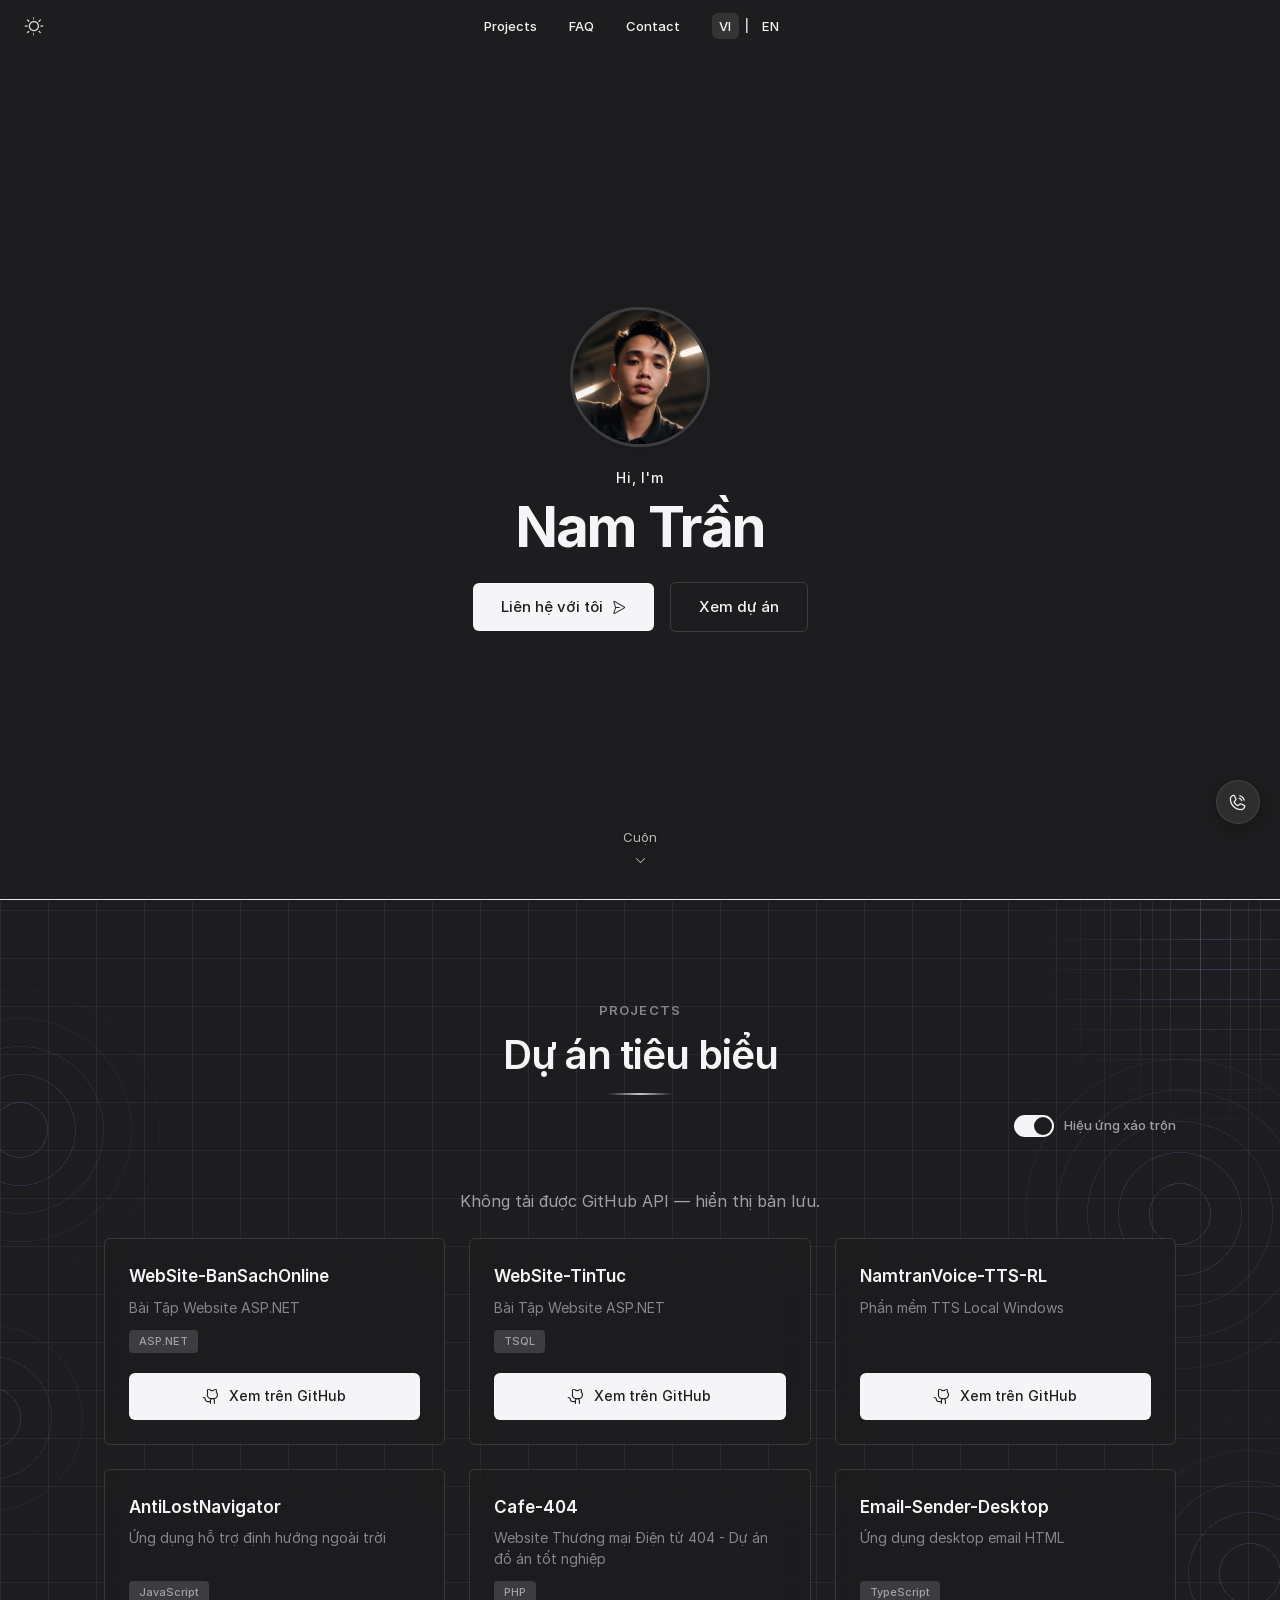
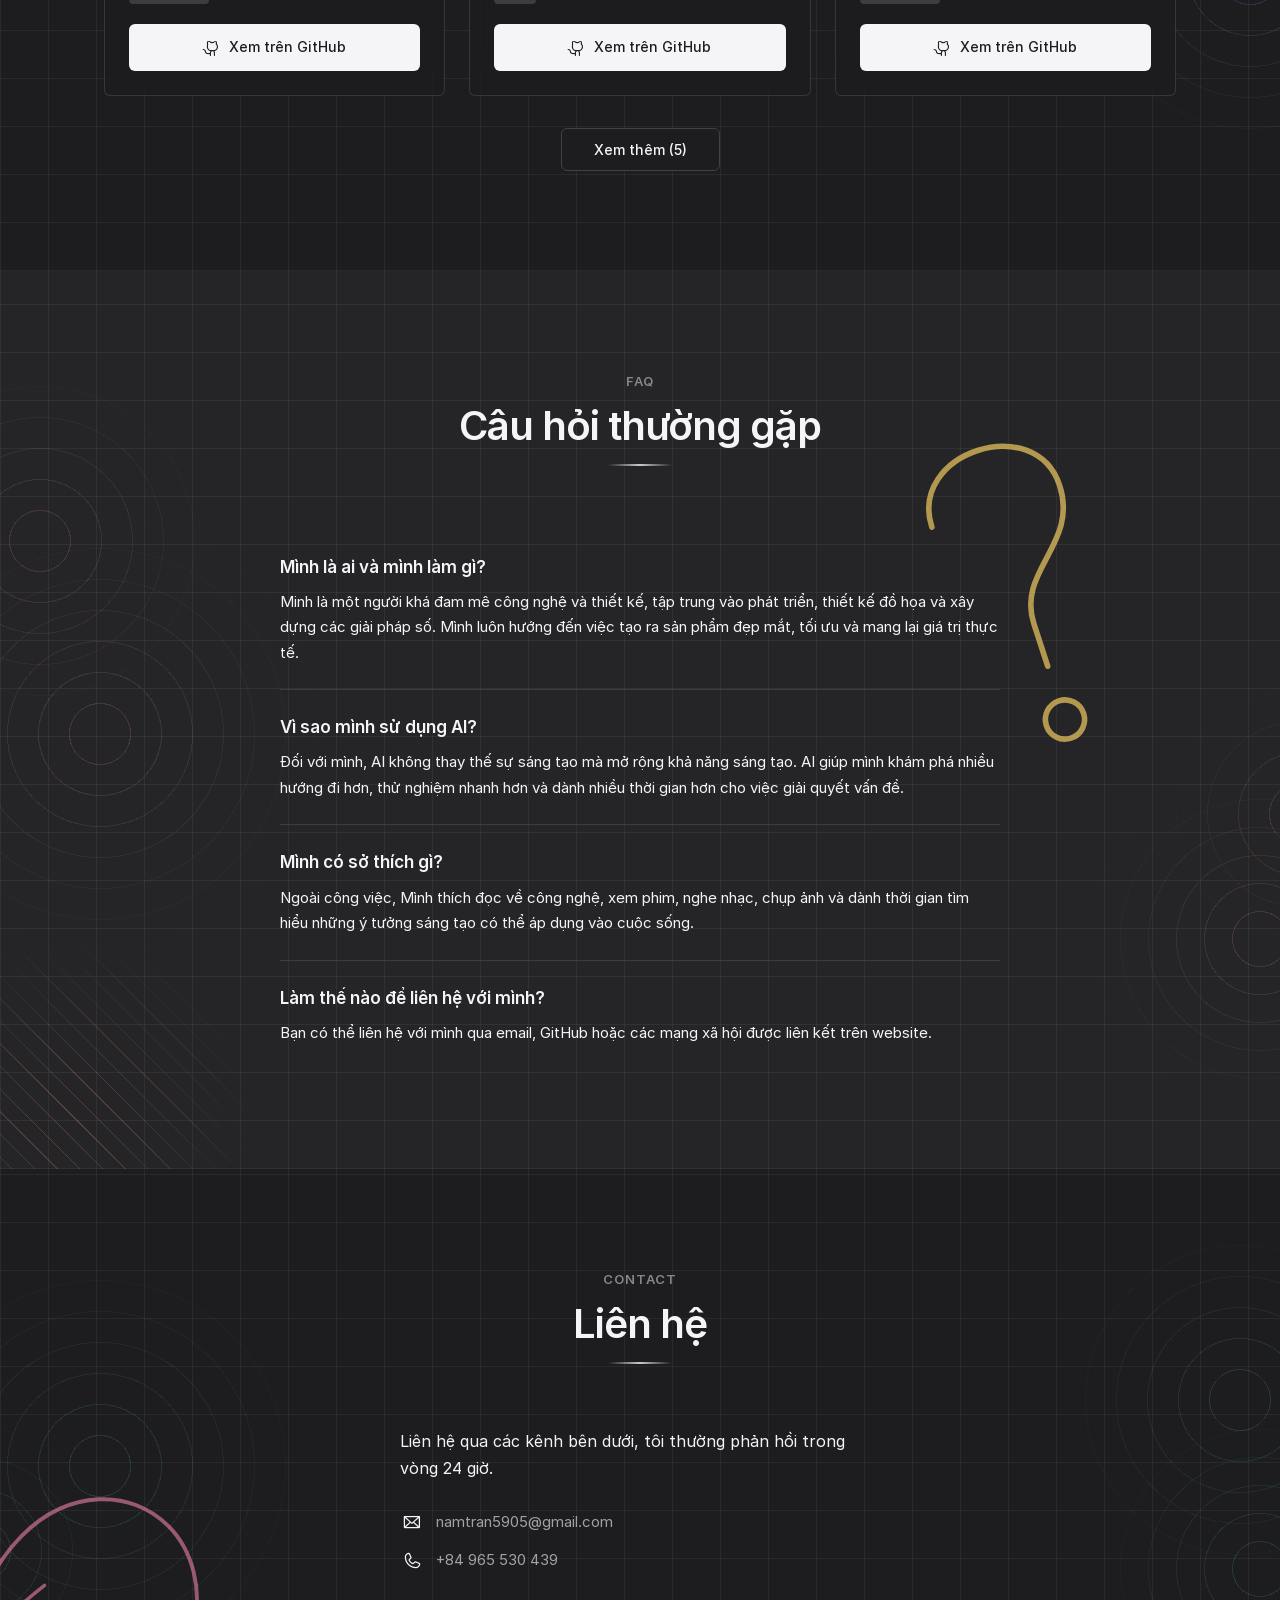
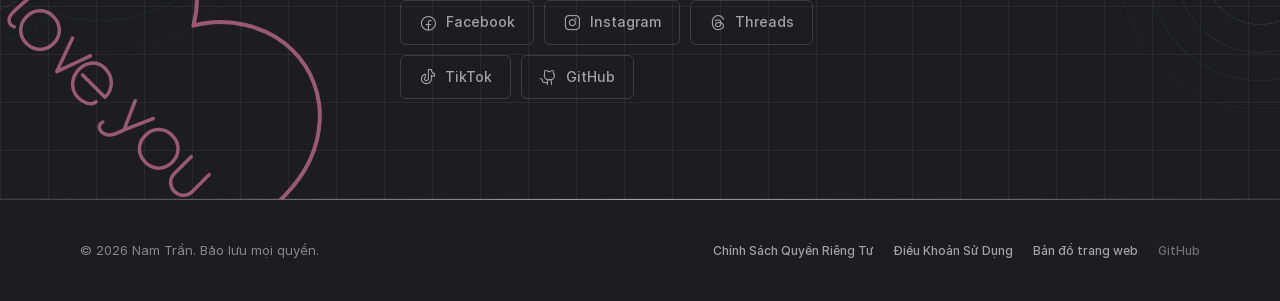
<file: public/index.html>
<!DOCTYPE html>
<html lang="vi">
<head>
    <meta charset="UTF-8" />
    <meta name="viewport" content="width=device-width, initial-scale=1.0" />
    <title>Nam Trần — Personal Website</title>
    <meta name="description" content="Trang cá nhân của Nam Trần." />
    <meta property="og:title" content="Nam Trần — Personal Website" />
    <meta property="og:description" content="Trang cá nhân của Nam Trần." />
    <meta property="og:type" content="website" />
    <link rel="icon" type="image/png" href="assets/favicon.png" />
    <link rel="stylesheet" href="assets/icons/phosphor/style.css" />
    <link rel="stylesheet" href="assets/css/base.css" />
    <link rel="stylesheet" href="assets/css/decor.css" />
    <link rel="stylesheet" href="assets/css/nav.css" />
    <link rel="stylesheet" href="assets/css/hero.css" />
    <link rel="stylesheet" href="assets/css/sections.css" />
    <link rel="stylesheet" href="assets/css/layout.css" />
    <link rel="stylesheet" href="assets/css/components.css" />
    <link rel="stylesheet" href="assets/css/theme.css" />
    <style>
        .projects-note { text-align: center; color: #86868b; padding: 24px 0; }
        html.dark .projects-note { color: #a1a1a6; }
        .lang-block[hidden] { display: none; }
    </style>
    <script src="assets/js/darkmode.js"></script>
</head>
<body data-page="index">
    <nav id="nav">
        <div class="nav-container">
            <div class="nav-links" id="navLinks">
                <a href="#projects" data-i18n="nav_projects">Projects</a>
                <a href="#faq" data-i18n="nav_faq">FAQ</a>
                <a href="#contact" data-i18n="nav_contact">Contact</a>
                <span class="lang-switch" id="langSwitch">
                    <a href="#" data-lang="vi" class="on">VI</a>
                    <span class="sep">|</span>
                    <a href="#" data-lang="en">EN</a>
                </span>
            </div>
            <button class="dark-toggle" onclick="toggleDark()" aria-label="Toggle dark mode">
                <i class="ph ph-moon"></i>
                <i class="ph ph-sun"></i>
            </button>
            <button class="nav-toggle" id="navToggle" aria-label="Menu">
                <i class="ph ph-list-dashes"></i>
            </button>
        </div>
        <div class="nav-overlay" id="navOverlay"></div>
    </nav>

    <section id="hero">
        <video class="hero-video" autoplay muted loop playsinline>
            <source src="assets/video/hero.mp4" type="video/mp4" />
        </video>
        <div class="hero-overlay"></div>
        <div class="hero-content">
            <img src="media/avt.png" alt="Nam Trần" class="hero-avatar" onerror="this.src='media/avt.png'" />
            <p class="hero-greeting" data-i18n="hero_greeting">Hi, I'm</p>
            <h1 class="hero-name">Nam Trần</h1>
            <div class="hero-cta">
                <a href="#contact" class="btn btn-primary">
                    <span data-i18n="hero_contact_me">Liên hệ với tôi</span> <i class="ph ph-paper-plane-right"></i>
                </a>
                <a href="#projects" class="btn btn-outline">
                    <span data-i18n="hero_view_projects">Xem dự án</span>
                </a>
            </div>
        </div>
        <div class="hero-scroll">
            <span data-i18n="hero_scroll">Cuộn</span>
            <i class="ph ph-caret-down"></i>
        </div>
    </section>

    <section id="projects" class="section">
        <div class="deco-rings r1" aria-hidden="true"></div>
        <div class="deco-rings sm r2" aria-hidden="true"></div>
        <div class="deco-rings lg r3" aria-hidden="true"></div>
        <div class="container">
            <div class="section-header fade-in">
                <p class="label" data-i18n="sec_projects_label">Projects</p>
                <h2 data-i18n="sec_projects_title">Dự án tiêu biểu</h2>
            </div>
            <div class="shuffle-toggle on-mobile">
                <label class="shuffle-switch">
                    <input type="checkbox" id="shuffleCheck" checked>
                    <span class="shuffle-slider"></span>
                    <span class="shuffle-label" data-i18n="shuffle_effect">Hiệu ứng xáo trộn</span>
                </label>
            </div>
            <div class="projects-grid" id="projects-grid"></div>
        </div>
    </section>

    <section id="faq" class="section section-alt">
        <div class="deco-rings r1" aria-hidden="true"></div>
        <div class="deco-rings sm r2" aria-hidden="true"></div>
        <div class="deco-rings lg r3" aria-hidden="true"></div>
        <div class="deco-q" aria-hidden="true">
            <svg viewBox="0 0 100 100" preserveAspectRatio="xMidYMid meet">
                <path fill="none" stroke="#ffc94d" stroke-width="1" stroke-linecap="round" stroke-linejoin="round" d="M38 36 C38 22 62 22 62 36 C62 47 50 48 50 58 L50 66"/>
                <circle cx="50" cy="76" r="3.5" fill="none" stroke="#ffc94d" stroke-width="1"/>
            </svg>
        </div>
        <div class="container">
            <div class="section-header fade-in">
                <p class="label" data-i18n="sec_faq_label">FAQ</p>
                <h2 data-i18n="sec_faq_title">Câu hỏi thường gặp</h2>
            </div>
            <div class="faq-list">
                <div class="faq-item fade-in">
                    <div class="faq-question">Mình là ai và mình làm gì?</div>
                    <div class="faq-answer">Minh là một người khá đam mê công nghệ và thiết kế, tập trung vào phát triển, thiết kế đồ họa và xây dựng các giải pháp số. Mình luôn hướng đến việc tạo ra sản phẩm đẹp mắt, tối ưu và mang lại giá trị thực tế.</div>
                </div>
                <div class="faq-item fade-in">
                    <div class="faq-question">Vì sao mình sử dụng AI?</div>
                    <div class="faq-answer">Đối với mình, AI không thay thế sự sáng tạo mà mở rộng khả năng sáng tạo. AI giúp mình khám phá nhiều hướng đi hơn, thử nghiệm nhanh hơn và dành nhiều thời gian hơn cho việc giải quyết vấn đề.</div>
                </div>
                <div class="faq-item fade-in">
                    <div class="faq-question">Mình có sở thích gì?</div>
                    <div class="faq-answer">Ngoài công việc, Mình thích đọc về công nghệ, xem phim, nghe nhạc, chụp ảnh và dành thời gian tìm hiểu những ý tưởng sáng tạo có thể áp dụng vào cuộc sống.</div>
                </div>
                <div class="faq-item fade-in">
                    <div class="faq-question">Làm thế nào để liên hệ với mình?</div>
                    <div class="faq-answer">Bạn có thể liên hệ với mình qua email, GitHub hoặc các mạng xã hội được liên kết trên website.</div>
                </div>
            </div>
        </div>
    </section>

    <section id="contact" class="section">
        <div class="deco-rings r1" aria-hidden="true"></div>
        <div class="deco-rings sm r2" aria-hidden="true"></div>
        <div class="deco-rings lg r3" aria-hidden="true"></div>
        <div class="deco-heart" aria-hidden="true">
            <svg viewBox="0 0 100 100" preserveAspectRatio="xMidYMid meet">
                <path fill="none" stroke="#ff6b9d" stroke-width="0.9" stroke-linecap="round" stroke-linejoin="round" d="M50 92 C36 80 8 60 8 33 C8 18 18 8 30 8 C38 8 46 13 50 20 C54 13 62 8 70 8 C82 8 92 18 92 33 C92 60 64 80 50 92 Z"/>
                <g fill="none" stroke="#ff6b9d" stroke-width="2.2" stroke-linecap="round" stroke-linejoin="round"
                   transform="translate(16 36) scale(0.36)">
                    <path d="M10 4 C10 4 8 22 8 30 C8 35 11 38 15 36"/>
                    <path d="M40 26 C40 33 35 38 28 38 C21 38 16 33 16 26 C16 19 21 14 28 14 C35 14 40 19 40 26 Z"/>
                    <path d="M46 15 L54 37 L62 15"/>
                    <path d="M67 27 L87 27 C87 19 81 14 74 14 C67 14 62 20 63 28 C64 35 70 40 77 39 C82 38 85 36 85 33"/>
                    <path d="M102 15 L110 33 M110 33 L118 15 M110 33 C108 39 106 44 101 44 C98 44 96 42 97 39"/>
                    <path d="M146 26 C146 33 141 38 134 38 C127 38 122 33 122 26 C122 19 127 14 134 14 C141 14 146 19 146 26 Z"/>
                    <path d="M152 15 L152 30 C152 35 156 38 160 38 C164 38 168 35 168 30 L168 15"/>
                </g>
            </svg>
        </div>
        <div class="container">
            <div class="section-header fade-in">
                <p class="label" data-i18n="sec_contact_label">Contact</p>
                <h2 data-i18n="sec_contact_title">Liên hệ</h2>
            </div>
            <div class="contact-grid no-form">
                <div class="contact-info fade-in">
                    <p class="contact-intro" data-i18n="contact_intro">Liên hệ qua các kênh bên dưới, tôi thường phản hồi trong vòng 24 giờ.</p>
                    <div class="contact-links">
                        <div class="contact-item">
                            <i class="ph ph-envelope"></i>
                            <a href="mailto:namtran5905@gmail.com">namtran5905@gmail.com</a>
                        </div>
                        <div class="contact-item">
                            <i class="ph ph-phone"></i>
                            <span>+84 965 530 439</span>
                        </div>
                    </div>
                    <div class="contact-socials">
                        <a href="https://www.facebook.com/Namtran5905/" target="_blank" rel="noopener" class="social-link">
                            <i class="ph ph-facebook-logo"></i>
                            <span>Facebook</span>
                        </a>
                        <a href="https://www.instagram.com/namtran5905/" target="_blank" rel="noopener" class="social-link">
                            <i class="ph ph-instagram-logo"></i>
                            <span>Instagram</span>
                        </a>
                        <a href="https://www.threads.com/@namtran5905" target="_blank" rel="noopener" class="social-link">
                            <i class="ph ph-threads-logo"></i>
                            <span>Threads</span>
                        </a>
                        <a href="https://www.tiktok.com/@namtran5905" target="_blank" rel="noopener" class="social-link">
                            <i class="ph ph-tiktok-logo"></i>
                            <span>TikTok</span>
                        </a>
                        <a href="https://github.com/Namtran592005" target="_blank" rel="noopener" class="social-link">
                            <i class="ph ph-github-logo"></i>
                            <span>GitHub</span>
                        </a>
                    </div>
                </div>
            </div>
        </div>
    </section>

    <a class="call-fab" href="tel:+84965530439" aria-label="Gọi liên hệ" data-i18n-aria="call_fab_aria"><i class="ph ph-phone-call"></i></a>
    <button class="back-top-fab" onclick="window.scrollTo({top:0,behavior:'smooth'})" aria-label="Back to top"><i class="ph ph-caret-up"></i></button>
    <div id="toast" aria-live="polite"></div>
    <footer>
        <div class="footer-content">
            <p>&copy; <span id="year">2026</span> Nam Trần. <span data-i18n="footer_rights">Bảo lưu mọi quyền.</span></p>
            <div class="footer-right">
                <a href="privacy.html" class="footer-link" data-i18n="footer_privacy">Chính Sách Quyền Riêng Tư</a>
                <a href="terms.html" class="footer-link" data-i18n="footer_terms">Điều Khoản Sử Dụng</a>
                <a href="sitemap.html" class="footer-link" data-i18n="footer_sitemap">Bản đồ trang web</a>
                <a href="https://github.com/Namtran592005" target="_blank" rel="noopener" class="footer-admin">GitHub</a>
            </div>
        </div>
    </footer>

    <script>
        window.SITE = { basePath: '', smoothLang: false, shuffleMobile: true, beaconMax: 3600 };
    </script>
    <script src="assets/js/gsap.min.js"></script>
    <script src="assets/js/Flip.min.js"></script>
    <script src="assets/js/ui.js"></script>
    <script src="assets/js/shuffle.js"></script>
    <script src="assets/js/app.js"></script>
    <script src="assets/js/main.js"></script>
</body>
</html>
</file>
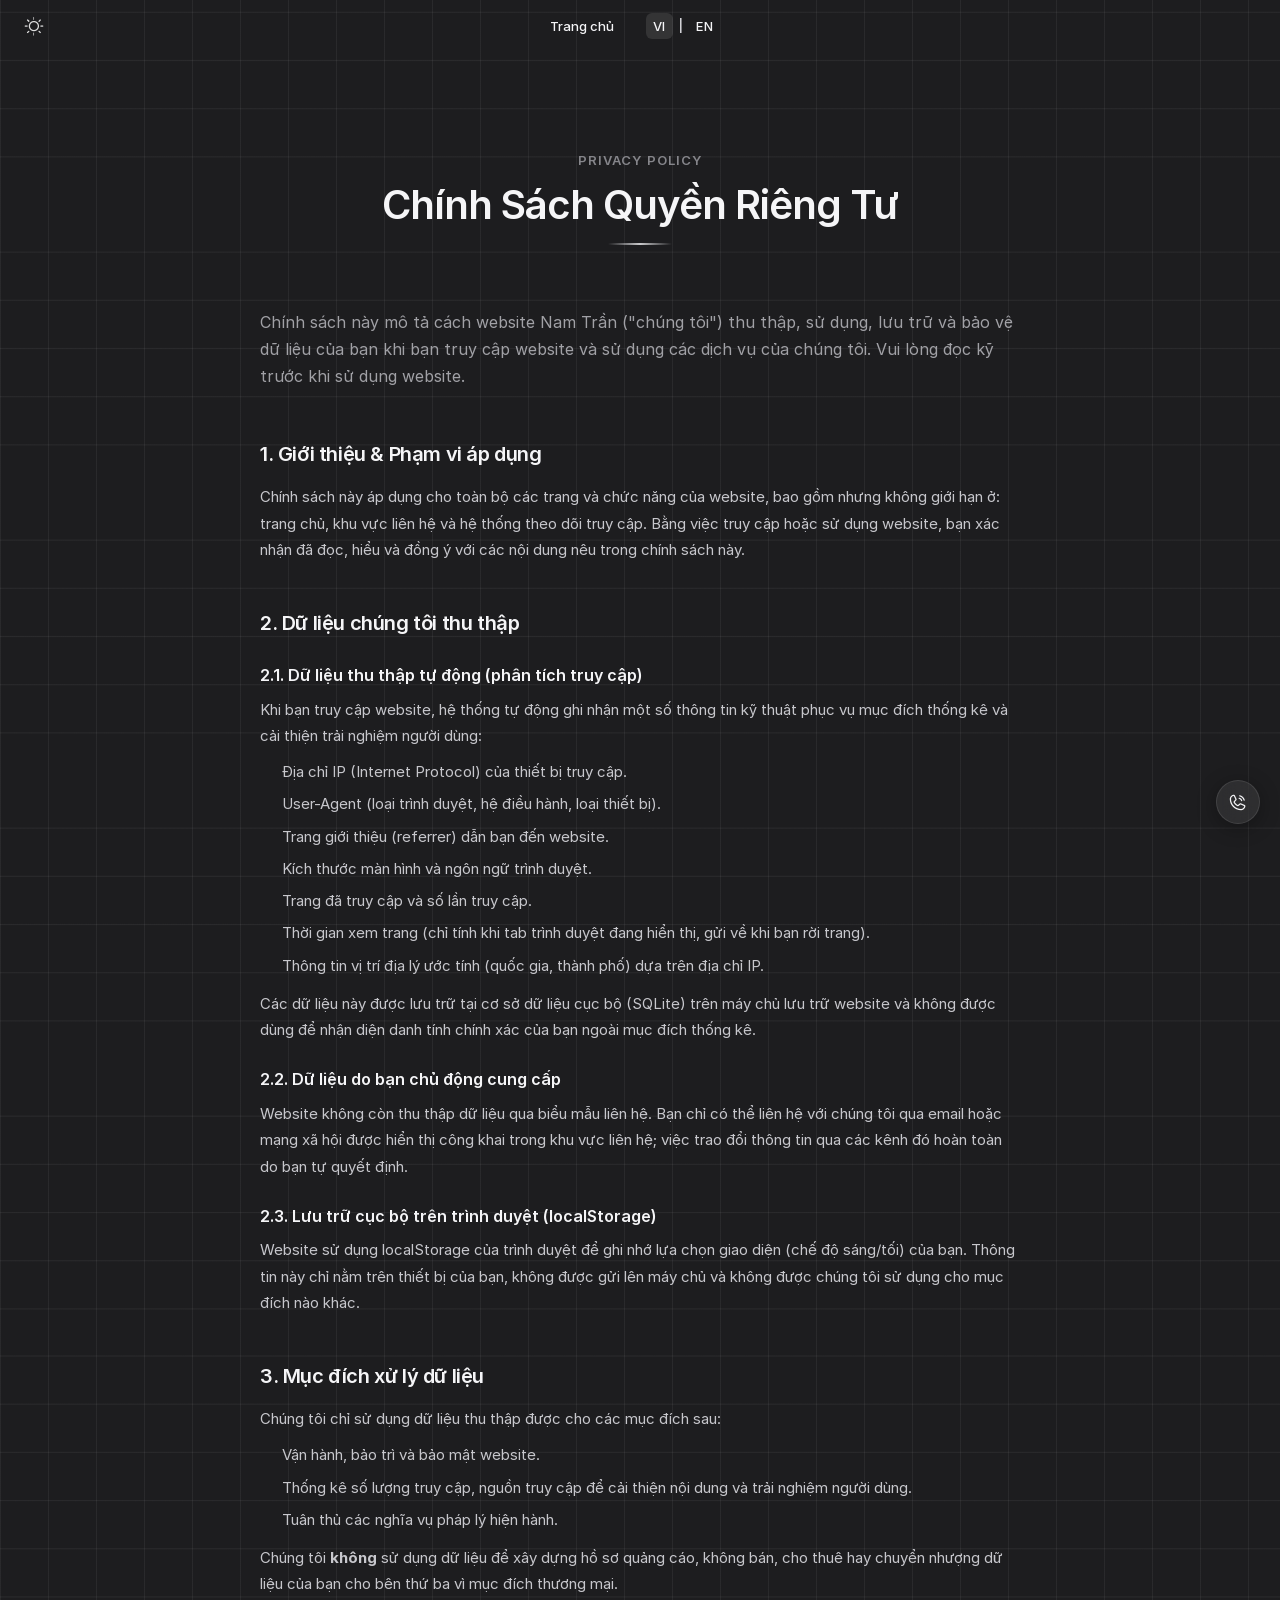
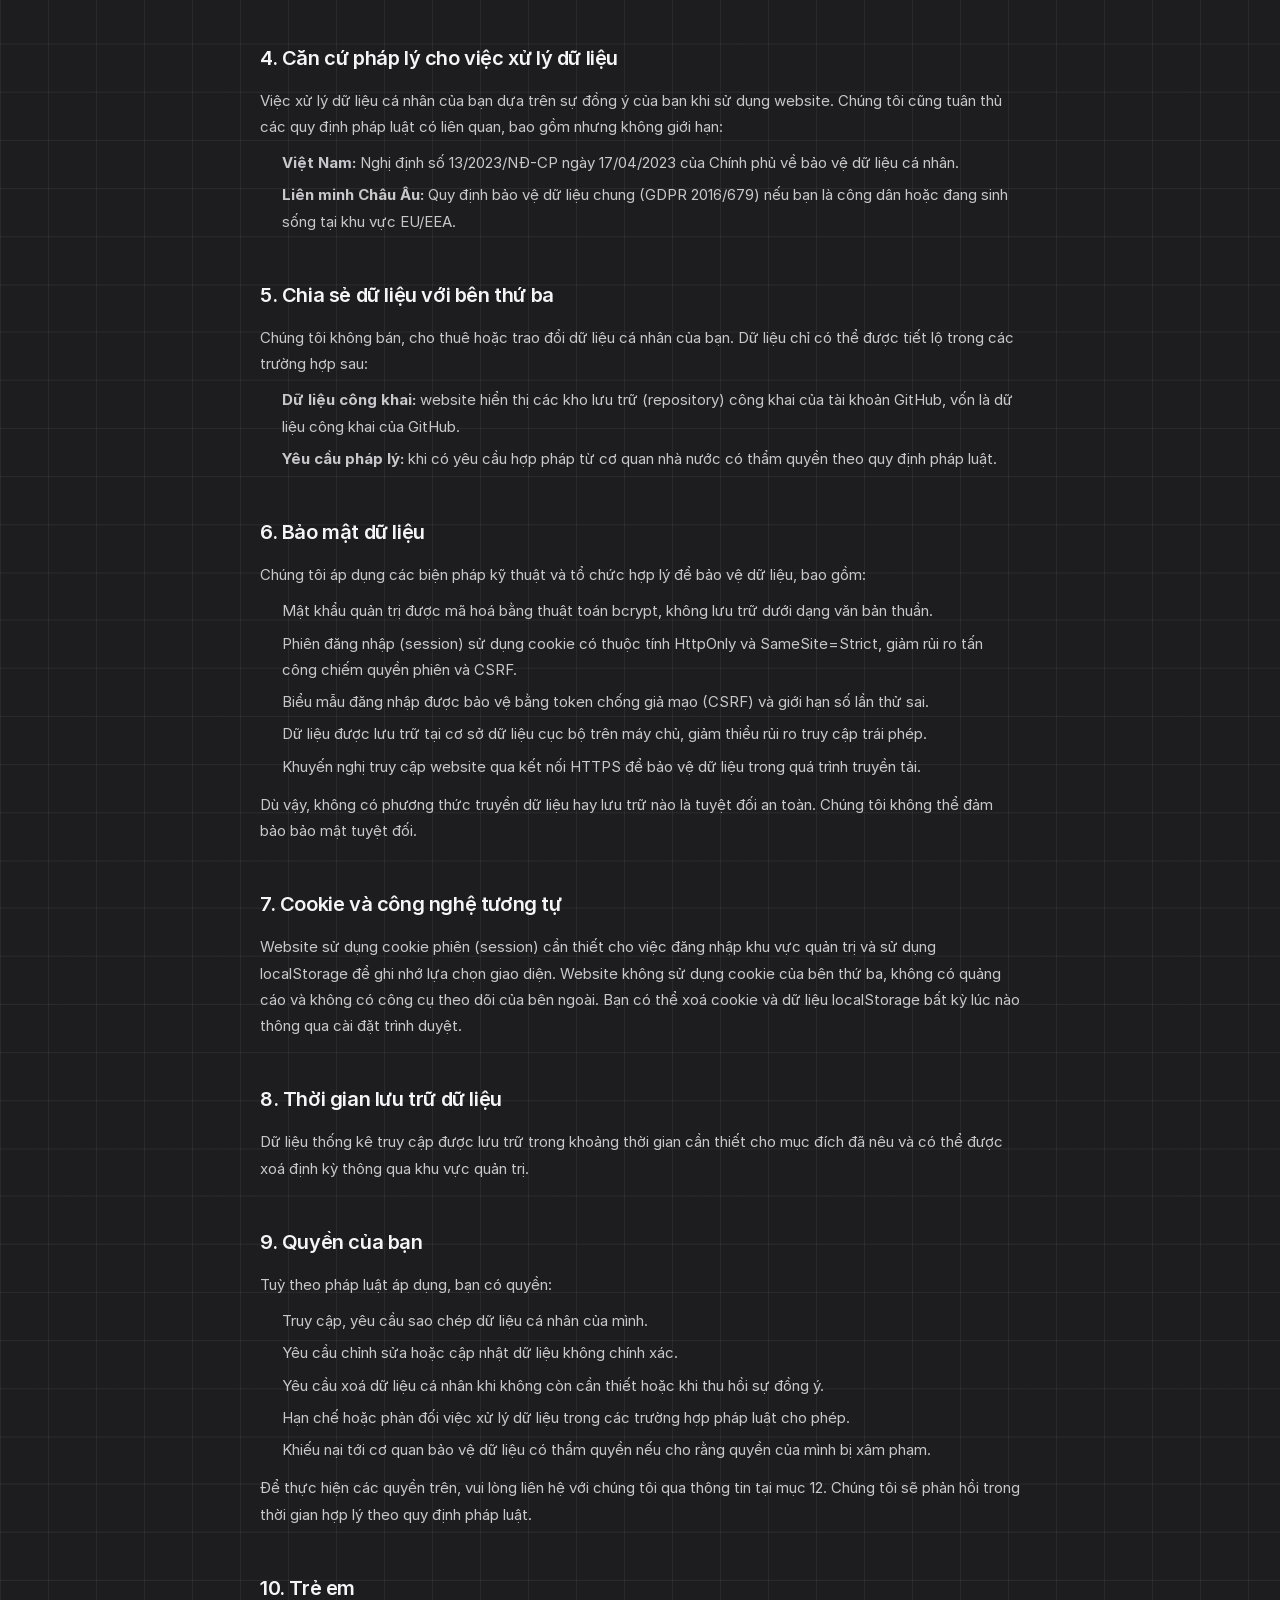
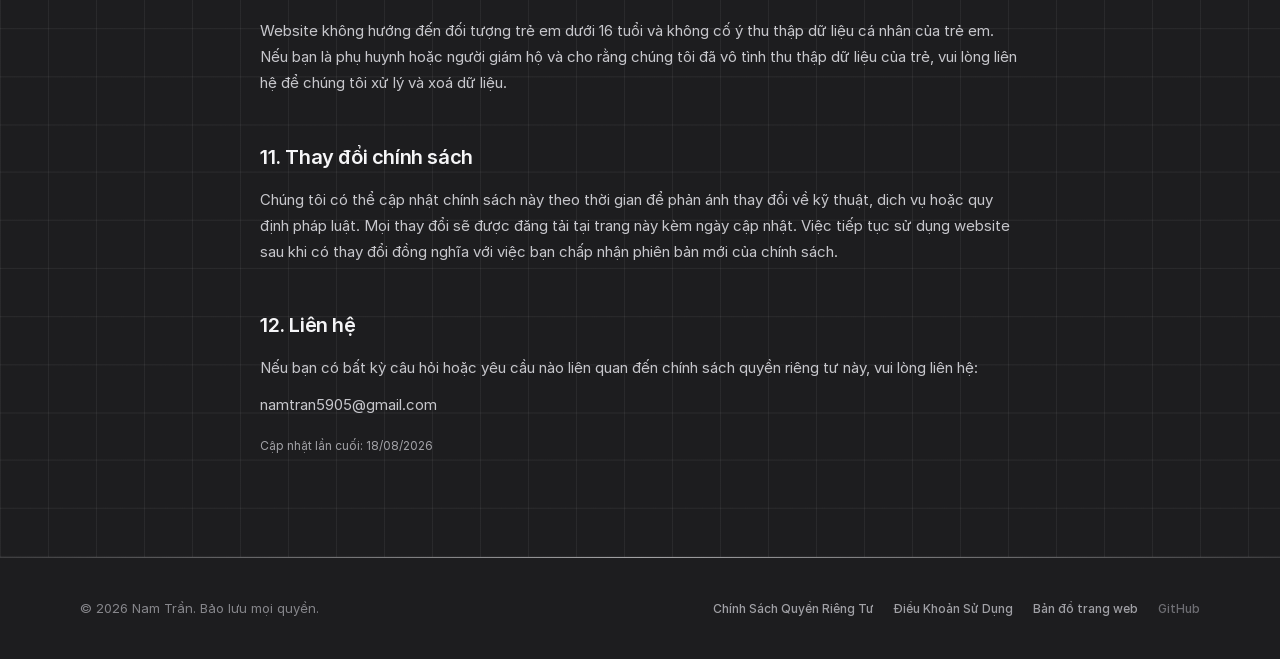
<file: public/privacy.html>
<!DOCTYPE html>
<html lang="vi">
<head>
    <meta charset="UTF-8" />
    <meta name="viewport" content="width=device-width, initial-scale=1.0" />
    <title>Chính Sách Quyền Riêng Tư — Nam Trần</title>
    <meta name="description" content="Trang cá nhân của Nam Trần." />
    <meta property="og:title" content="Chính Sách Quyền Riêng Tư — Nam Trần" />
    <meta property="og:type" content="website" />
    <link rel="icon" type="image/png" href="assets/favicon.png" />
    <link rel="stylesheet" href="assets/icons/phosphor/style.css" />
    <link rel="stylesheet" href="assets/css/base.css" />
    <link rel="stylesheet" href="assets/css/decor.css" />
    <link rel="stylesheet" href="assets/css/nav.css" />
    <link rel="stylesheet" href="assets/css/hero.css" />
    <link rel="stylesheet" href="assets/css/sections.css" />
    <link rel="stylesheet" href="assets/css/layout.css" />
    <link rel="stylesheet" href="assets/css/components.css" />
    <link rel="stylesheet" href="assets/css/theme.css" />
    <style>
        .lang-block[hidden] { display: none; }
    </style>
    <script src="assets/js/darkmode.js"></script>
</head>
<body data-page="privacy">
    <nav id="nav">
        <div class="nav-container">
            <div class="nav-links" id="navLinks">
                <a href="index.html" data-i18n="nav_home">Trang chủ</a>
                <span class="lang-switch" id="langSwitch">
                    <a href="#" data-lang="vi" class="on">VI</a>
                    <span class="sep">|</span>
                    <a href="#" data-lang="en">EN</a>
                </span>
            </div>
            <button class="dark-toggle" onclick="toggleDark()" aria-label="Toggle dark mode">
                <i class="ph ph-moon"></i>
                <i class="ph ph-sun"></i>
            </button>
            <button class="nav-toggle" id="navToggle" aria-label="Menu">
                <i class="ph ph-list-dashes"></i>
            </button>
        </div>
        <div class="nav-overlay" id="navOverlay"></div>
    </nav>

    <section class="section legal-section">
        <div class="container">
            <div class="section-header">
                <p class="label" data-i18n="privacy_label">Privacy Policy</p>
                <h2 data-i18n="privacy_title">Chính Sách Quyền Riêng Tư</h2>
            </div>
            <div class="legal">
                <div class="lang-block" data-lang-block="vi">
<p class="intro">Chính sách này mô tả cách website Nam Trần (&quot;chúng tôi&quot;) thu thập, sử dụng, lưu trữ và bảo vệ dữ liệu của bạn khi bạn truy cập website và sử dụng các dịch vụ của chúng tôi. Vui lòng đọc kỹ trước khi sử dụng website.</p><h3>1. Giới thiệu &amp; Phạm vi áp dụng</h3><p>Chính sách này áp dụng cho toàn bộ các trang và chức năng của website, bao gồm nhưng không giới hạn ở: trang chủ, khu vực liên hệ và hệ thống theo dõi truy cập. Bằng việc truy cập hoặc sử dụng website, bạn xác nhận đã đọc, hiểu và đồng ý với các nội dung nêu trong chính sách này.</p><h3>2. Dữ liệu chúng tôi thu thập</h3><h4>2.1. Dữ liệu thu thập tự động (phân tích truy cập)</h4><p>Khi bạn truy cập website, hệ thống tự động ghi nhận một số thông tin kỹ thuật phục vụ mục đích thống kê và cải thiện trải nghiệm người dùng:</p><ul><li>Địa chỉ IP (Internet Protocol) của thiết bị truy cập.</li><li>User-Agent (loại trình duyệt, hệ điều hành, loại thiết bị).</li><li>Trang giới thiệu (referrer) dẫn bạn đến website.</li><li>Kích thước màn hình và ngôn ngữ trình duyệt.</li><li>Trang đã truy cập và số lần truy cập.</li><li>Thời gian xem trang (chỉ tính khi tab trình duyệt đang hiển thị, gửi về khi bạn rời trang).</li><li>Thông tin vị trí địa lý ước tính (quốc gia, thành phố) dựa trên địa chỉ IP.</li></ul><p>Các dữ liệu này được lưu trữ tại cơ sở dữ liệu cục bộ (SQLite) trên máy chủ lưu trữ website và không được dùng để nhận diện danh tính chính xác của bạn ngoài mục đích thống kê.</p><h4>2.2. Dữ liệu do bạn chủ động cung cấp</h4><p>Website không còn thu thập dữ liệu qua biểu mẫu liên hệ. Bạn chỉ có thể liên hệ với chúng tôi qua email hoặc mạng xã hội được hiển thị công khai trong khu vực liên hệ; việc trao đổi thông tin qua các kênh đó hoàn toàn do bạn tự quyết định.</p><h4>2.3. Lưu trữ cục bộ trên trình duyệt (localStorage)</h4><p>Website sử dụng localStorage của trình duyệt để ghi nhớ lựa chọn giao diện (chế độ sáng/tối) của bạn. Thông tin này chỉ nằm trên thiết bị của bạn, không được gửi lên máy chủ và không được chúng tôi sử dụng cho mục đích nào khác.</p><h3>3. Mục đích xử lý dữ liệu</h3><p>Chúng tôi chỉ sử dụng dữ liệu thu thập được cho các mục đích sau:</p><ul><li>Vận hành, bảo trì và bảo mật website.</li><li>Thống kê số lượng truy cập, nguồn truy cập để cải thiện nội dung và trải nghiệm người dùng.</li><li>Tuân thủ các nghĩa vụ pháp lý hiện hành.</li></ul><p>Chúng tôi <strong>không</strong> sử dụng dữ liệu để xây dựng hồ sơ quảng cáo, không bán, cho thuê hay chuyển nhượng dữ liệu của bạn cho bên thứ ba vì mục đích thương mại.</p><h3>4. Căn cứ pháp lý cho việc xử lý dữ liệu</h3><p>Việc xử lý dữ liệu cá nhân của bạn dựa trên sự đồng ý của bạn khi sử dụng website. Chúng tôi cũng tuân thủ các quy định pháp luật có liên quan, bao gồm nhưng không giới hạn:</p><ul><li><strong>Việt Nam:</strong> Nghị định số 13/2023/NĐ-CP ngày 17/04/2023 của Chính phủ về bảo vệ dữ liệu cá nhân.</li><li><strong>Liên minh Châu Âu:</strong> Quy định bảo vệ dữ liệu chung (GDPR 2016/679) nếu bạn là công dân hoặc đang sinh sống tại khu vực EU/EEA.</li></ul><h3>5. Chia sẻ dữ liệu với bên thứ ba</h3><p>Chúng tôi không bán, cho thuê hoặc trao đổi dữ liệu cá nhân của bạn. Dữ liệu chỉ có thể được tiết lộ trong các trường hợp sau:</p><ul><li><strong>Dữ liệu công khai:</strong> website hiển thị các kho lưu trữ (repository) công khai của tài khoản GitHub, vốn là dữ liệu công khai của GitHub.</li><li><strong>Yêu cầu pháp lý:</strong> khi có yêu cầu hợp pháp từ cơ quan nhà nước có thẩm quyền theo quy định pháp luật.</li></ul><h3>6. Bảo mật dữ liệu</h3><p>Chúng tôi áp dụng các biện pháp kỹ thuật và tổ chức hợp lý để bảo vệ dữ liệu, bao gồm:</p><ul><li>Mật khẩu quản trị được mã hoá bằng thuật toán bcrypt, không lưu trữ dưới dạng văn bản thuần.</li><li>Phiên đăng nhập (session) sử dụng cookie có thuộc tính HttpOnly và SameSite=Strict, giảm rủi ro tấn công chiếm quyền phiên và CSRF.</li><li>Biểu mẫu đăng nhập được bảo vệ bằng token chống giả mạo (CSRF) và giới hạn số lần thử sai.</li><li>Dữ liệu được lưu trữ tại cơ sở dữ liệu cục bộ trên máy chủ, giảm thiểu rủi ro truy cập trái phép.</li><li>Khuyến nghị truy cập website qua kết nối HTTPS để bảo vệ dữ liệu trong quá trình truyền tải.</li></ul><p>Dù vậy, không có phương thức truyền dữ liệu hay lưu trữ nào là tuyệt đối an toàn. Chúng tôi không thể đảm bảo bảo mật tuyệt đối.</p><h3>7. Cookie và công nghệ tương tự</h3><p>Website sử dụng cookie phiên (session) cần thiết cho việc đăng nhập khu vực quản trị và sử dụng localStorage để ghi nhớ lựa chọn giao diện. Website không sử dụng cookie của bên thứ ba, không có quảng cáo và không có công cụ theo dõi của bên ngoài. Bạn có thể xoá cookie và dữ liệu localStorage bất kỳ lúc nào thông qua cài đặt trình duyệt.</p><h3>8. Thời gian lưu trữ dữ liệu</h3><p>Dữ liệu thống kê truy cập được lưu trữ trong khoảng thời gian cần thiết cho mục đích đã nêu và có thể được xoá định kỳ thông qua khu vực quản trị.</p><h3>9. Quyền của bạn</h3><p>Tuỳ theo pháp luật áp dụng, bạn có quyền:</p><ul><li>Truy cập, yêu cầu sao chép dữ liệu cá nhân của mình.</li><li>Yêu cầu chỉnh sửa hoặc cập nhật dữ liệu không chính xác.</li><li>Yêu cầu xoá dữ liệu cá nhân khi không còn cần thiết hoặc khi thu hồi sự đồng ý.</li><li>Hạn chế hoặc phản đối việc xử lý dữ liệu trong các trường hợp pháp luật cho phép.</li><li>Khiếu nại tới cơ quan bảo vệ dữ liệu có thẩm quyền nếu cho rằng quyền của mình bị xâm phạm.</li></ul><p>Để thực hiện các quyền trên, vui lòng liên hệ với chúng tôi qua thông tin tại mục 12. Chúng tôi sẽ phản hồi trong thời gian hợp lý theo quy định pháp luật.</p><h3>10. Trẻ em</h3><p>Website không hướng đến đối tượng trẻ em dưới 16 tuổi và không cố ý thu thập dữ liệu cá nhân của trẻ em. Nếu bạn là phụ huynh hoặc người giám hộ và cho rằng chúng tôi đã vô tình thu thập dữ liệu của trẻ, vui lòng liên hệ để chúng tôi xử lý và xoá dữ liệu.</p><h3>11. Thay đổi chính sách</h3><p>Chúng tôi có thể cập nhật chính sách này theo thời gian để phản ánh thay đổi về kỹ thuật, dịch vụ hoặc quy định pháp luật. Mọi thay đổi sẽ được đăng tải tại trang này kèm ngày cập nhật. Việc tiếp tục sử dụng website sau khi có thay đổi đồng nghĩa với việc bạn chấp nhận phiên bản mới của chính sách.</p><h3>12. Liên hệ</h3><p>Nếu bạn có bất kỳ câu hỏi hoặc yêu cầu nào liên quan đến chính sách quyền riêng tư này, vui lòng liên hệ:</p><p><a href="mailto:namtran5905@gmail.com">namtran5905@gmail.com</a></p>
                    <span class="updated"><span data-i18n="legal_updated">Cập nhật lần cuối:</span> 18/08/2026</span>
                </div>
                <div class="lang-block" data-lang-block="en" hidden>
<p class="intro">This policy describes how the website Nam Trần (&quot;we&quot;) collects, uses, stores and protects your data when you visit the website and use our services. Please read it carefully before using the website.</p><h3>1. Introduction &amp; Scope</h3><p>This policy applies to all pages and features of the website, including but not limited to: the homepage, the contact area and the visitor tracking system. By accessing or using the website, you confirm that you have read, understood and agreed to the contents of this policy.</p><h3>2. Data we collect</h3><h4>2.1. Automatically collected data (visit analytics)</h4><p>When you visit the website, the system automatically records some technical information for statistics and user experience improvement:</p><ul><li>The IP (Internet Protocol) address of the device.</li><li>User-Agent (browser type, operating system, device type).</li><li>The referrer page that led you to the website.</li><li>Screen size and browser language.</li><li>Pages visited and visit counts.</li><li>Time spent on page (only counted while the browser tab is visible, reported when you leave).</li><li>Estimated geographic location (country, city) based on the IP address.</li></ul><p>This data is stored in a local database (SQLite) on the website hosting server and is not used to identify you beyond statistical purposes.</p><h4>2.2. Data you provide voluntarily</h4><p>The website no longer collects data through a contact form. You can only reach us via the email address or social media profiles listed publicly in the contact area; any exchange of information through those channels is entirely at your own discretion.</p><h4>2.3. Browser local storage (localStorage)</h4><p>The website uses browser localStorage to remember your theme preference (light/dark mode). This information stays on your device, is not sent to the server, and is not used for any other purpose.</p><h3>3. Purpose of data processing</h3><p>We only use collected data for the following purposes:</p><ul><li>Operating, maintaining and securing the website.</li><li>Counting visits and traffic sources to improve content and user experience.</li><li>Complying with applicable legal obligations.</li></ul><p>We do <strong>not</strong> use the data to build advertising profiles, and we do not sell, rent or transfer your data to third parties for commercial purposes.</p><h3>4. Legal basis for data processing</h3><p>Processing of your personal data is based on your consent when using the website. We also comply with applicable laws, including but not limited to:</p><ul><li><strong>Vietnam:</strong> Decree No. 13/2023/ND-CP dated 17/04/2023 on personal data protection.</li><li><strong>European Union:</strong> General Data Protection Regulation (GDPR 2016/679) if you are a citizen or resident of the EU/EEA.</li></ul><h3>5. Sharing data with third parties</h3><p>We do not sell, rent or exchange your personal data. Data may only be disclosed in the following cases:</p><ul><li><strong>Public data:</strong> the website displays public repositories of the configured GitHub account, which are public data on GitHub.</li><li><strong>Legal requests:</strong> when required by a lawful request from a competent authority.</li></ul><h3>6. Data security</h3><p>We apply reasonable technical and organisational measures to protect data, including:</p><ul><li>The admin password is hashed with bcrypt and never stored in plain text.</li><li>The login session uses cookies with HttpOnly and SameSite=Strict attributes, reducing the risk of session hijacking and CSRF.</li><li>The login form is protected by a CSRF token and rate-limited login attempts.</li><li>Data is stored in a local database on the server, reducing the risk of unauthorised access.</li><li>We recommend accessing the website over an HTTPS connection to protect data in transit.</li></ul><p>That said, no data transmission or storage method is absolutely secure. We cannot guarantee absolute security.</p><h3>7. Cookies and similar technologies</h3><p>The website uses a session cookie required for admin login and localStorage to remember your theme preference. The website does not use third-party cookies, has no ads and no external tracking tools. You can delete cookies and localStorage data at any time through your browser settings.</p><h3>8. Data retention</h3><p>Visit analytics are retained for as long as needed for the stated purposes and can be deleted periodically through the admin area.</p><h3>9. Your rights</h3><p>Depending on applicable law, you have the right to:</p><ul><li>Access and request a copy of your personal data.</li><li>Request correction of inaccurate data.</li><li>Request deletion of personal data when no longer needed or when consent is withdrawn.</li><li>Restrict or object to data processing where the law allows.</li><li>Lodge a complaint with the competent data protection authority if you believe your rights have been violated.</li></ul><p>To exercise these rights, please contact us using the details in section 12. We will respond within a reasonable time as required by law.</p><h3>10. Children</h3><p>The website is not directed at children under 16 and we do not knowingly collect personal data from children. If you are a parent or guardian and believe we have inadvertently collected data from a child, please contact us so we can handle and delete it.</p><h3>11. Policy changes</h3><p>We may update this policy from time to time to reflect changes in technology, services or the law. Any changes will be posted on this page with the update date. Continued use of the website after changes means you accept the new version of the policy.</p><h3>12. Contact</h3><p>If you have any questions or requests regarding this privacy policy, please contact us:</p><p><a href="mailto:namtran5905@gmail.com">namtran5905@gmail.com</a></p>
                    <span class="updated"><span data-i18n="legal_updated">Cập nhật lần cuối:</span> 18/08/2026</span>
                </div>
            </div>
        </div>
    </section>

    <a class="call-fab" href="tel:+84965530439" aria-label="Gọi liên hệ" data-i18n-aria="call_fab_aria"><i class="ph ph-phone-call"></i></a>
    <button class="back-top-fab" onclick="window.scrollTo({top:0,behavior:'smooth'})" aria-label="Back to top"><i class="ph ph-caret-up"></i></button>
    <div id="toast" aria-live="polite"></div>
    <footer>
        <div class="footer-content">
            <p>&copy; <span id="year">2026</span> Nam Trần. <span data-i18n="footer_rights">Bảo lưu mọi quyền.</span></p>
            <div class="footer-right">
                <a href="privacy.html" class="footer-link" data-i18n="footer_privacy">Chính Sách Quyền Riêng Tư</a>
                <a href="terms.html" class="footer-link" data-i18n="footer_terms">Điều Khoản Sử Dụng</a>
                <a href="sitemap.html" class="footer-link" data-i18n="footer_sitemap">Bản đồ trang web</a>
                <a href="https://github.com/Namtran592005" target="_blank" rel="noopener" class="footer-admin">GitHub</a>
            </div>
        </div>
    </footer>

    <script>
        window.SITE = { basePath: '', smoothLang: false, shuffleMobile: true, beaconMax: 3600 };
    </script>
    <script src="assets/js/gsap.min.js"></script>
    <script src="assets/js/Flip.min.js"></script>
    <script src="assets/js/ui.js"></script>
    <script src="assets/js/shuffle.js"></script>
    <script src="assets/js/app.js"></script>
    <script src="assets/js/main.js"></script>
</body>
</html>
</file>
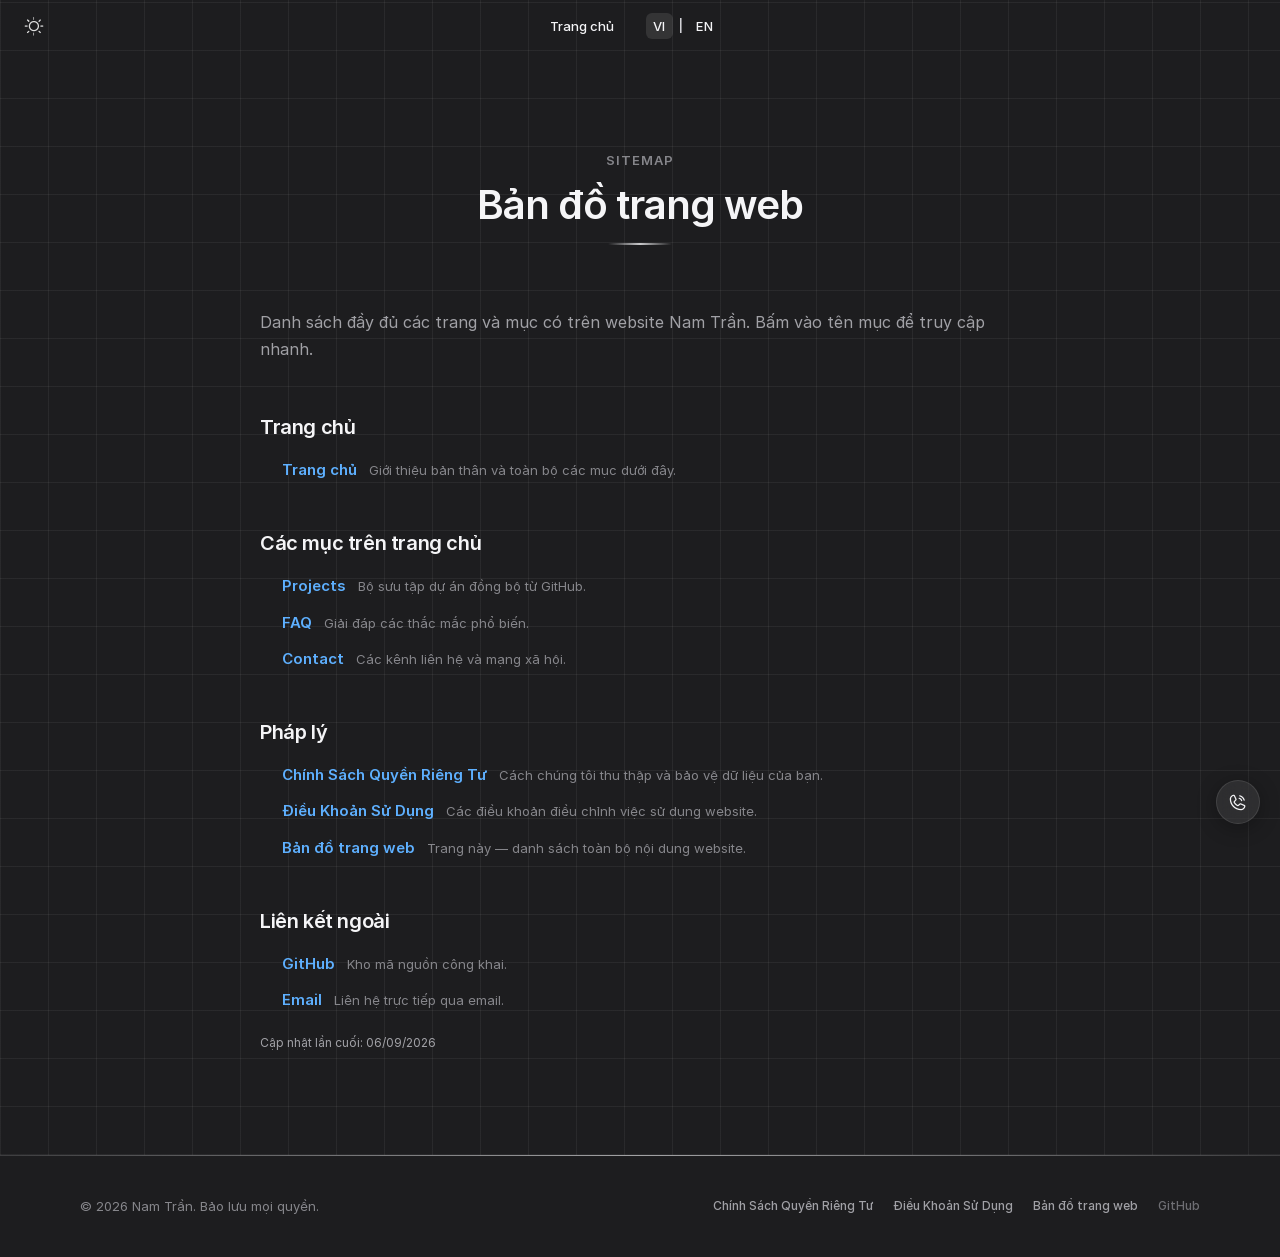
<file: public/sitemap.html>
<!DOCTYPE html>
<html lang="vi">
<head>
    <meta charset="UTF-8" />
    <meta name="viewport" content="width=device-width, initial-scale=1.0" />
    <title>Bản đồ trang web — Nam Trần</title>
    <meta name="description" content="Trang cá nhân của Nam Trần." />
    <meta property="og:title" content="Bản đồ trang web — Nam Trần" />
    <meta property="og:type" content="website" />
    <link rel="icon" type="image/png" href="assets/favicon.png" />
    <link rel="stylesheet" href="assets/icons/phosphor/style.css" />
    <link rel="stylesheet" href="assets/css/base.css" />
    <link rel="stylesheet" href="assets/css/decor.css" />
    <link rel="stylesheet" href="assets/css/nav.css" />
    <link rel="stylesheet" href="assets/css/hero.css" />
    <link rel="stylesheet" href="assets/css/sections.css" />
    <link rel="stylesheet" href="assets/css/layout.css" />
    <link rel="stylesheet" href="assets/css/components.css" />
    <link rel="stylesheet" href="assets/css/theme.css" />
    <style>
        .lang-block[hidden] { display: none; }
    </style>
    <script src="assets/js/darkmode.js"></script>
</head>
<body data-page="sitemap">
    <nav id="nav">
        <div class="nav-container">
            <div class="nav-links" id="navLinks">
                <a href="index.html" data-i18n="nav_home">Trang chủ</a>
                <span class="lang-switch" id="langSwitch">
                    <a href="#" data-lang="vi" class="on">VI</a>
                    <span class="sep">|</span>
                    <a href="#" data-lang="en">EN</a>
                </span>
            </div>
            <button class="dark-toggle" onclick="toggleDark()" aria-label="Toggle dark mode">
                <i class="ph ph-moon"></i>
                <i class="ph ph-sun"></i>
            </button>
            <button class="nav-toggle" id="navToggle" aria-label="Menu">
                <i class="ph ph-list-dashes"></i>
            </button>
        </div>
        <div class="nav-overlay" id="navOverlay"></div>
    </nav>

    <section class="section legal-section">
        <div class="container">
            <div class="section-header">
                <p class="label">Sitemap</p>
                <h2 data-i18n="footer_sitemap">Bản đồ trang web</h2>
            </div>
            <div class="legal">
                <div class="lang-block" data-lang-block="vi">
                    <p class="intro">Danh sách đầy đủ các trang và mục có trên website Nam Trần. Bấm vào tên mục để truy cập nhanh.</p>
                    <h3>Trang chủ</h3>
                    <ul class="sitemap-list">
                        <li><a href="index.html">Trang chủ</a><span>Giới thiệu bản thân và toàn bộ các mục dưới đây.</span></li>
                    </ul>
                    <h3>Các mục trên trang chủ</h3>
                    <ul class="sitemap-list">
                        <li><a href="index.html#projects">Projects</a><span>Bộ sưu tập dự án đồng bộ từ GitHub.</span></li>
                        <li><a href="index.html#faq">FAQ</a><span>Giải đáp các thắc mắc phổ biến.</span></li>
                        <li><a href="index.html#contact">Contact</a><span>Các kênh liên hệ và mạng xã hội.</span></li>
                    </ul>
                    <h3>Pháp lý</h3>
                    <ul class="sitemap-list">
                        <li><a href="privacy.html">Chính Sách Quyền Riêng Tư</a><span>Cách chúng tôi thu thập và bảo vệ dữ liệu của bạn.</span></li>
                        <li><a href="terms.html">Điều Khoản Sử Dụng</a><span>Các điều khoản điều chỉnh việc sử dụng website.</span></li>
                        <li><a href="sitemap.html">Bản đồ trang web</a><span>Trang này — danh sách toàn bộ nội dung website.</span></li>
                    </ul>
                    <h3>Liên kết ngoài</h3>
                    <ul class="sitemap-list">
                        <li><a href="https://github.com/Namtran592005" rel="noopener" target="_blank">GitHub</a><span>Kho mã nguồn công khai.</span></li>
                        <li><a href="mailto:namtran5905@gmail.com">Email</a><span>Liên hệ trực tiếp qua email.</span></li>
                    </ul>
                </div>
                <div class="lang-block" data-lang-block="en" hidden>
                    <p class="intro">A complete list of pages and sections on Nam Tran's website. Click a name to jump straight to it.</p>
                    <h3>Home</h3>
                    <ul class="sitemap-list">
                        <li><a href="index.html">Home</a><span>Introduces me and all the sections below.</span></li>
                    </ul>
                    <h3>Homepage sections</h3>
                    <ul class="sitemap-list">
                        <li><a href="index.html#projects">Projects</a><span>A collection of projects synced from GitHub.</span></li>
                        <li><a href="index.html#faq">FAQ</a><span>Answers to common questions.</span></li>
                        <li><a href="index.html#contact">Contact</a><span>Contact channels and social profiles.</span></li>
                    </ul>
                    <h3>Legal</h3>
                    <ul class="sitemap-list">
                        <li><a href="privacy.html">Privacy Policy</a><span>How we collect and protect your data.</span></li>
                        <li><a href="terms.html">Terms of Service</a><span>The terms that govern your use of the website.</span></li>
                        <li><a href="sitemap.html">Sitemap</a><span>This page — a list of all website content.</span></li>
                    </ul>
                    <h3>External links</h3>
                    <ul class="sitemap-list">
                        <li><a href="https://github.com/Namtran592005" rel="noopener" target="_blank">GitHub</a><span>Public source code repository.</span></li>
                        <li><a href="mailto:namtran5905@gmail.com">Email</a><span>Contact me directly by email.</span></li>
                    </ul>
                </div>
                <span class="updated"><span data-i18n="legal_updated">Cập nhật lần cuối:</span> 06/09/2026</span>
            </div>
        </div>
    </section>

    <a class="call-fab" href="tel:+84965530439" aria-label="Gọi liên hệ" data-i18n-aria="call_fab_aria"><i class="ph ph-phone-call"></i></a>
    <button class="back-top-fab" onclick="window.scrollTo({top:0,behavior:'smooth'})" aria-label="Back to top"><i class="ph ph-caret-up"></i></button>
    <div id="toast" aria-live="polite"></div>
    <footer>
        <div class="footer-content">
            <p>&copy; <span id="year">2026</span> Nam Trần. <span data-i18n="footer_rights">Bảo lưu mọi quyền.</span></p>
            <div class="footer-right">
                <a href="privacy.html" class="footer-link" data-i18n="footer_privacy">Chính Sách Quyền Riêng Tư</a>
                <a href="terms.html" class="footer-link" data-i18n="footer_terms">Điều Khoản Sử Dụng</a>
                <a href="sitemap.html" class="footer-link" data-i18n="footer_sitemap">Bản đồ trang web</a>
                <a href="https://github.com/Namtran592005" target="_blank" rel="noopener" class="footer-admin">GitHub</a>
            </div>
        </div>
    </footer>

    <script>
        window.SITE = { basePath: '', smoothLang: false, shuffleMobile: true, beaconMax: 3600 };
    </script>
    <script src="assets/js/gsap.min.js"></script>
    <script src="assets/js/Flip.min.js"></script>
    <script src="assets/js/ui.js"></script>
    <script src="assets/js/shuffle.js"></script>
    <script src="assets/js/app.js"></script>
    <script src="assets/js/main.js"></script>
</body>
</html>
</file>
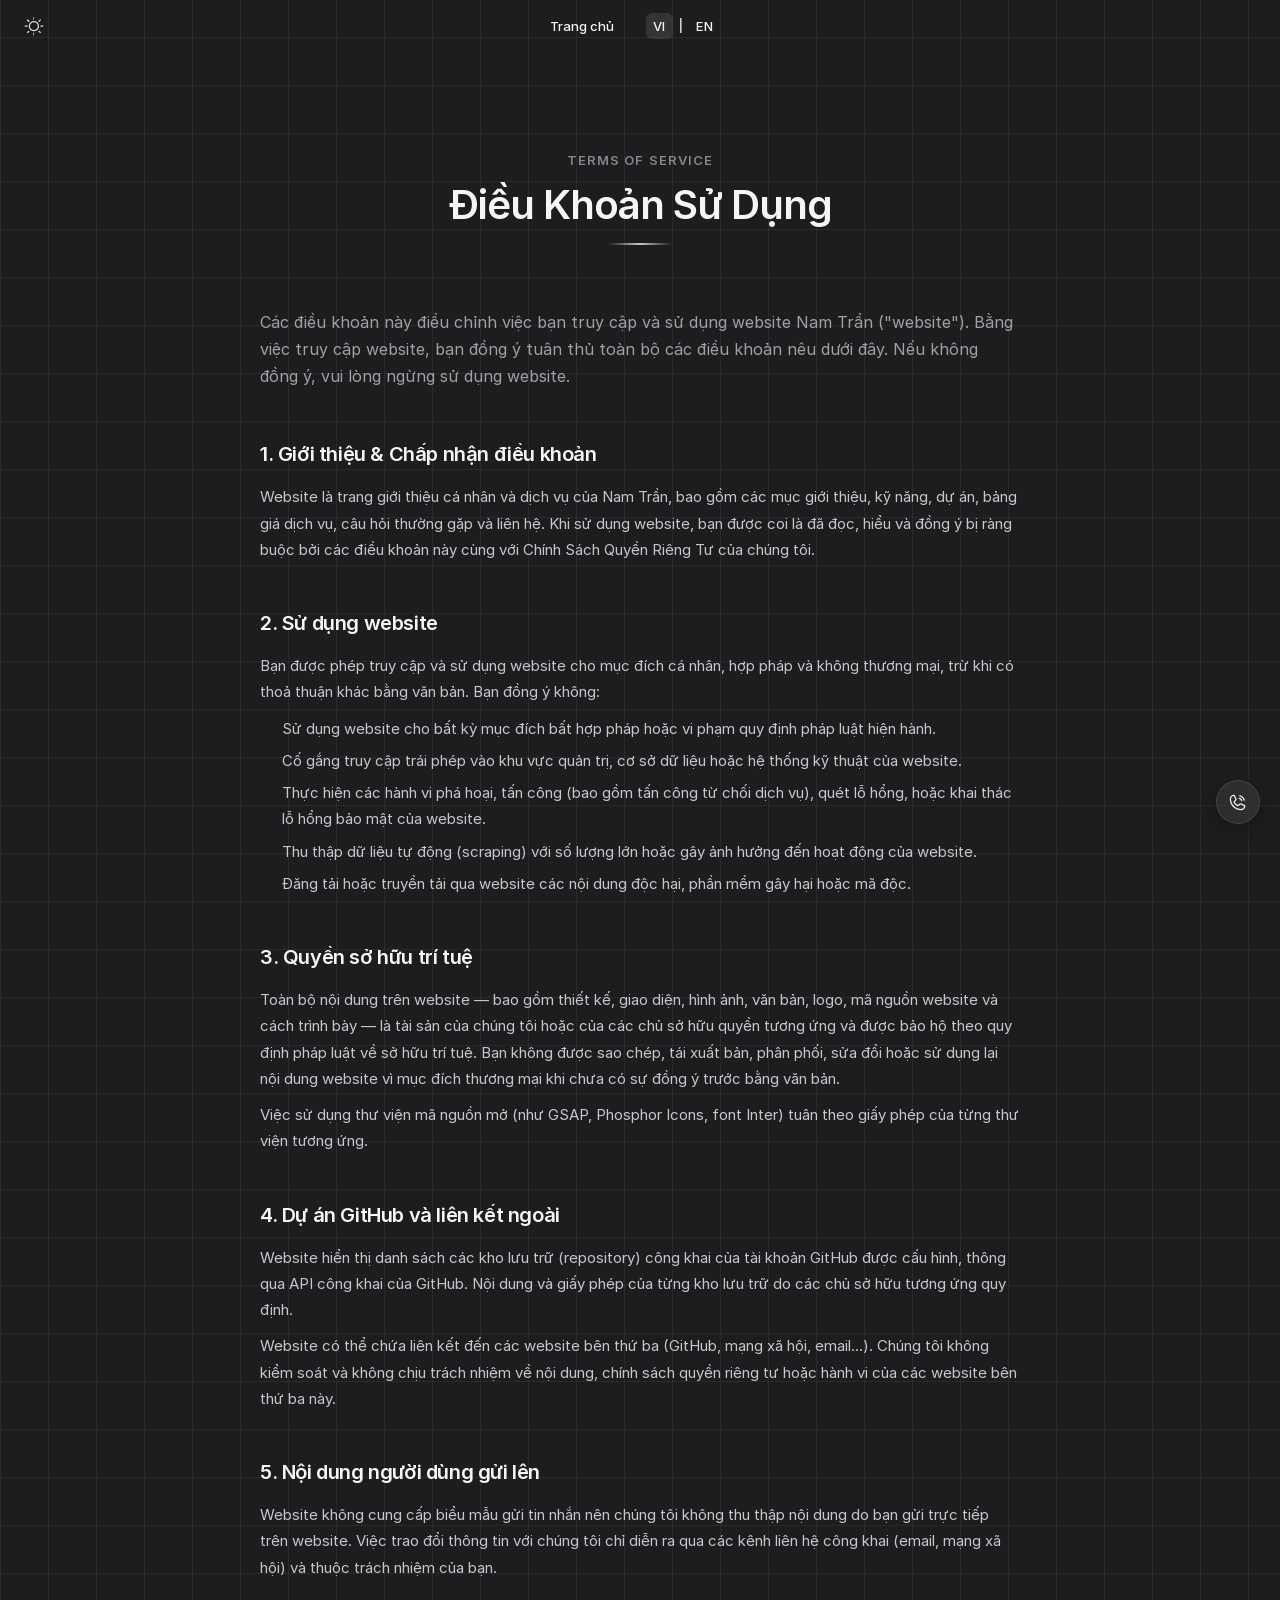
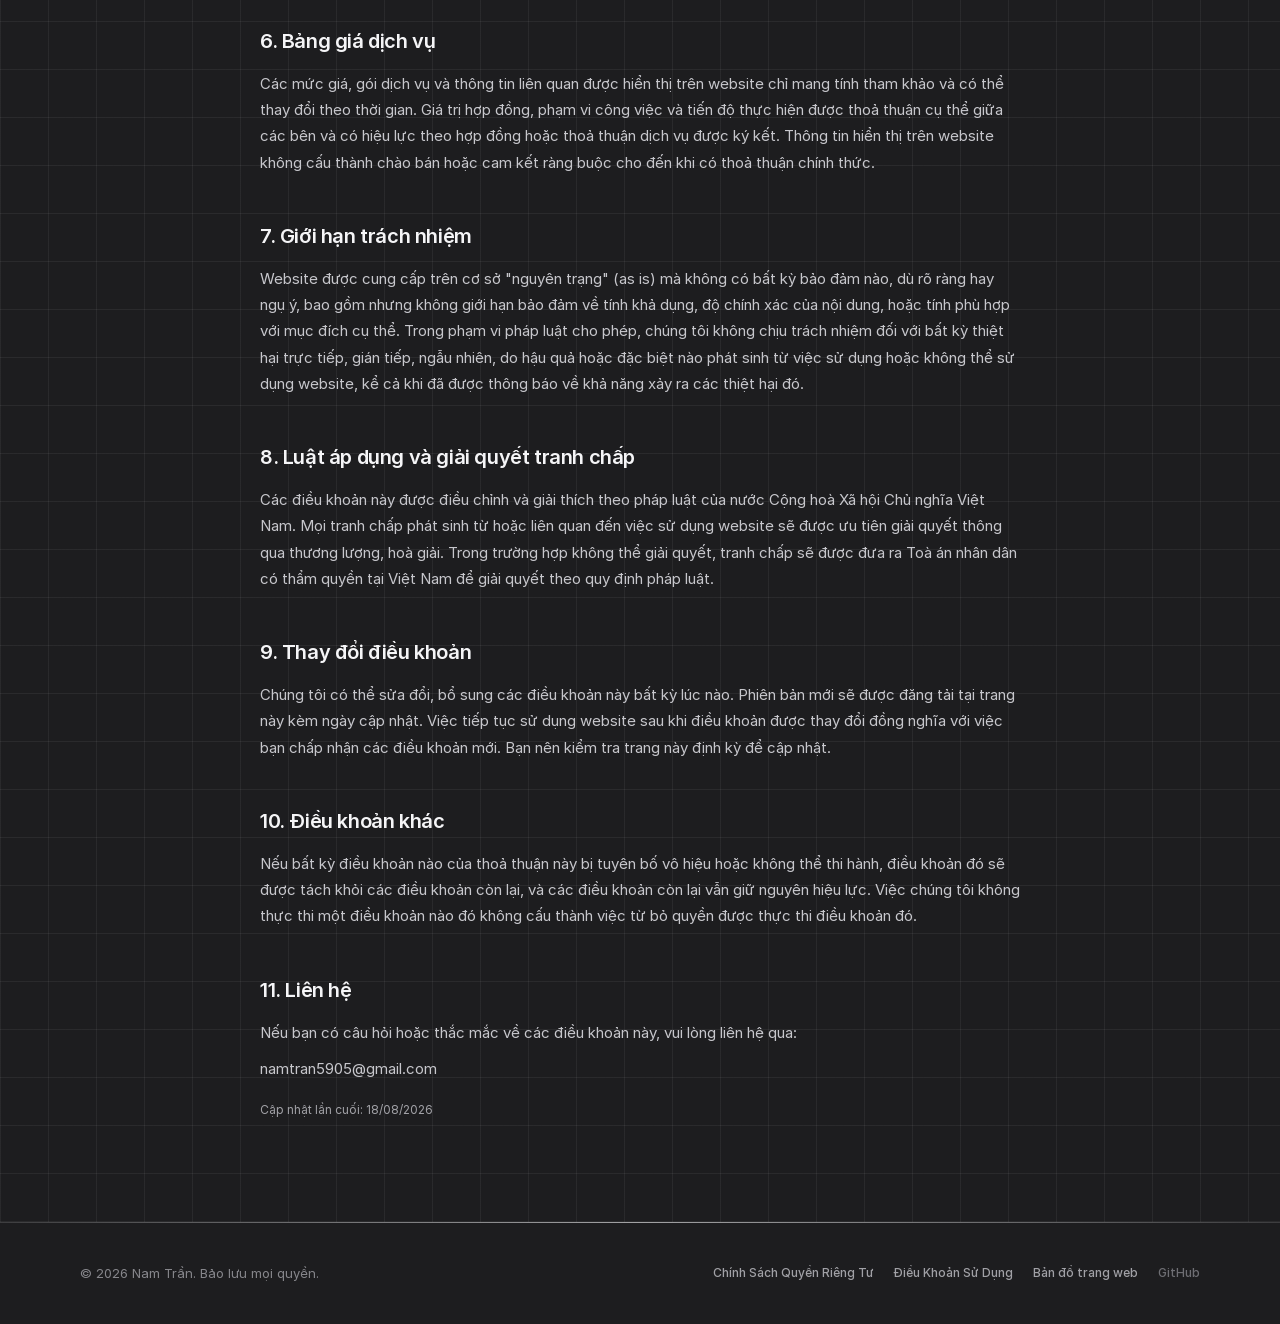
<file: public/terms.html>
<!DOCTYPE html>
<html lang="vi">
<head>
    <meta charset="UTF-8" />
    <meta name="viewport" content="width=device-width, initial-scale=1.0" />
    <title>Điều Khoản Sử Dụng — Nam Trần</title>
    <meta name="description" content="Trang cá nhân của Nam Trần." />
    <meta property="og:title" content="Điều Khoản Sử Dụng — Nam Trần" />
    <meta property="og:type" content="website" />
    <link rel="icon" type="image/png" href="assets/favicon.png" />
    <link rel="stylesheet" href="assets/icons/phosphor/style.css" />
    <link rel="stylesheet" href="assets/css/base.css" />
    <link rel="stylesheet" href="assets/css/decor.css" />
    <link rel="stylesheet" href="assets/css/nav.css" />
    <link rel="stylesheet" href="assets/css/hero.css" />
    <link rel="stylesheet" href="assets/css/sections.css" />
    <link rel="stylesheet" href="assets/css/layout.css" />
    <link rel="stylesheet" href="assets/css/components.css" />
    <link rel="stylesheet" href="assets/css/theme.css" />
    <style>
        .lang-block[hidden] { display: none; }
    </style>
    <script src="assets/js/darkmode.js"></script>
</head>
<body data-page="terms">
    <nav id="nav">
        <div class="nav-container">
            <div class="nav-links" id="navLinks">
                <a href="index.html" data-i18n="nav_home">Trang chủ</a>
                <span class="lang-switch" id="langSwitch">
                    <a href="#" data-lang="vi" class="on">VI</a>
                    <span class="sep">|</span>
                    <a href="#" data-lang="en">EN</a>
                </span>
            </div>
            <button class="dark-toggle" onclick="toggleDark()" aria-label="Toggle dark mode">
                <i class="ph ph-moon"></i>
                <i class="ph ph-sun"></i>
            </button>
            <button class="nav-toggle" id="navToggle" aria-label="Menu">
                <i class="ph ph-list-dashes"></i>
            </button>
        </div>
        <div class="nav-overlay" id="navOverlay"></div>
    </nav>

    <section class="section legal-section">
        <div class="container">
            <div class="section-header">
                <p class="label" data-i18n="terms_label">Terms of Service</p>
                <h2 data-i18n="terms_title">Điều Khoản Sử Dụng</h2>
            </div>
            <div class="legal">
                <div class="lang-block" data-lang-block="vi">
<p class="intro">Các điều khoản này điều chỉnh việc bạn truy cập và sử dụng website Nam Trần (&quot;website&quot;). Bằng việc truy cập website, bạn đồng ý tuân thủ toàn bộ các điều khoản nêu dưới đây. Nếu không đồng ý, vui lòng ngừng sử dụng website.</p><h3>1. Giới thiệu &amp; Chấp nhận điều khoản</h3><p>Website là trang giới thiệu cá nhân và dịch vụ của Nam Trần, bao gồm các mục giới thiệu, kỹ năng, dự án, bảng giá dịch vụ, câu hỏi thường gặp và liên hệ. Khi sử dụng website, bạn được coi là đã đọc, hiểu và đồng ý bị ràng buộc bởi các điều khoản này cùng với Chính Sách Quyền Riêng Tư của chúng tôi.</p><h3>2. Sử dụng website</h3><p>Bạn được phép truy cập và sử dụng website cho mục đích cá nhân, hợp pháp và không thương mại, trừ khi có thoả thuận khác bằng văn bản. Bạn đồng ý không:</p><ul><li>Sử dụng website cho bất kỳ mục đích bất hợp pháp hoặc vi phạm quy định pháp luật hiện hành.</li><li>Cố gắng truy cập trái phép vào khu vực quản trị, cơ sở dữ liệu hoặc hệ thống kỹ thuật của website.</li><li>Thực hiện các hành vi phá hoại, tấn công (bao gồm tấn công từ chối dịch vụ), quét lỗ hổng, hoặc khai thác lỗ hổng bảo mật của website.</li><li>Thu thập dữ liệu tự động (scraping) với số lượng lớn hoặc gây ảnh hưởng đến hoạt động của website.</li><li>Đăng tải hoặc truyền tải qua website các nội dung độc hại, phần mềm gây hại hoặc mã độc.</li></ul><h3>3. Quyền sở hữu trí tuệ</h3><p>Toàn bộ nội dung trên website — bao gồm thiết kế, giao diện, hình ảnh, văn bản, logo, mã nguồn website và cách trình bày — là tài sản của chúng tôi hoặc của các chủ sở hữu quyền tương ứng và được bảo hộ theo quy định pháp luật về sở hữu trí tuệ. Bạn không được sao chép, tái xuất bản, phân phối, sửa đổi hoặc sử dụng lại nội dung website vì mục đích thương mại khi chưa có sự đồng ý trước bằng văn bản.</p><p>Việc sử dụng thư viện mã nguồn mở (như GSAP, Phosphor Icons, font Inter) tuân theo giấy phép của từng thư viện tương ứng.</p><h3>4. Dự án GitHub và liên kết ngoài</h3><p>Website hiển thị danh sách các kho lưu trữ (repository) công khai của tài khoản GitHub được cấu hình, thông qua API công khai của GitHub. Nội dung và giấy phép của từng kho lưu trữ do các chủ sở hữu tương ứng quy định.</p><p>Website có thể chứa liên kết đến các website bên thứ ba (GitHub, mạng xã hội, email...). Chúng tôi không kiểm soát và không chịu trách nhiệm về nội dung, chính sách quyền riêng tư hoặc hành vi của các website bên thứ ba này.</p><h3>5. Nội dung người dùng gửi lên</h3><p>Website không cung cấp biểu mẫu gửi tin nhắn nên chúng tôi không thu thập nội dung do bạn gửi trực tiếp trên website. Việc trao đổi thông tin với chúng tôi chỉ diễn ra qua các kênh liên hệ công khai (email, mạng xã hội) và thuộc trách nhiệm của bạn.</p><h3>6. Bảng giá dịch vụ</h3><p>Các mức giá, gói dịch vụ và thông tin liên quan được hiển thị trên website chỉ mang tính tham khảo và có thể thay đổi theo thời gian. Giá trị hợp đồng, phạm vi công việc và tiến độ thực hiện được thoả thuận cụ thể giữa các bên và có hiệu lực theo hợp đồng hoặc thoả thuận dịch vụ được ký kết. Thông tin hiển thị trên website không cấu thành chào bán hoặc cam kết ràng buộc cho đến khi có thoả thuận chính thức.</p><h3>7. Giới hạn trách nhiệm</h3><p>Website được cung cấp trên cơ sở &quot;nguyên trạng&quot; (as is) mà không có bất kỳ bảo đảm nào, dù rõ ràng hay ngụ ý, bao gồm nhưng không giới hạn bảo đảm về tính khả dụng, độ chính xác của nội dung, hoặc tính phù hợp với mục đích cụ thể. Trong phạm vi pháp luật cho phép, chúng tôi không chịu trách nhiệm đối với bất kỳ thiệt hại trực tiếp, gián tiếp, ngẫu nhiên, do hậu quả hoặc đặc biệt nào phát sinh từ việc sử dụng hoặc không thể sử dụng website, kể cả khi đã được thông báo về khả năng xảy ra các thiệt hại đó.</p><h3>8. Luật áp dụng và giải quyết tranh chấp</h3><p>Các điều khoản này được điều chỉnh và giải thích theo pháp luật của nước Cộng hoà Xã hội Chủ nghĩa Việt Nam. Mọi tranh chấp phát sinh từ hoặc liên quan đến việc sử dụng website sẽ được ưu tiên giải quyết thông qua thương lượng, hoà giải. Trong trường hợp không thể giải quyết, tranh chấp sẽ được đưa ra Toà án nhân dân có thẩm quyền tại Việt Nam để giải quyết theo quy định pháp luật.</p><h3>9. Thay đổi điều khoản</h3><p>Chúng tôi có thể sửa đổi, bổ sung các điều khoản này bất kỳ lúc nào. Phiên bản mới sẽ được đăng tải tại trang này kèm ngày cập nhật. Việc tiếp tục sử dụng website sau khi điều khoản được thay đổi đồng nghĩa với việc bạn chấp nhận các điều khoản mới. Bạn nên kiểm tra trang này định kỳ để cập nhật.</p><h3>10. Điều khoản khác</h3><p>Nếu bất kỳ điều khoản nào của thoả thuận này bị tuyên bố vô hiệu hoặc không thể thi hành, điều khoản đó sẽ được tách khỏi các điều khoản còn lại, và các điều khoản còn lại vẫn giữ nguyên hiệu lực. Việc chúng tôi không thực thi một điều khoản nào đó không cấu thành việc từ bỏ quyền được thực thi điều khoản đó.</p><h3>11. Liên hệ</h3><p>Nếu bạn có câu hỏi hoặc thắc mắc về các điều khoản này, vui lòng liên hệ qua:</p><p><a href="mailto:namtran5905@gmail.com">namtran5905@gmail.com</a></p>
                    <span class="updated"><span data-i18n="legal_updated">Cập nhật lần cuối:</span> 18/08/2026</span>
                </div>
                <div class="lang-block" data-lang-block="en" hidden>
<p class="intro">These terms govern your access to and use of the website Nam Trần (&quot;the website&quot;). By accessing the website, you agree to comply with all the terms below. If you do not agree, please stop using the website.</p><h3>1. Introduction &amp; Acceptance of terms</h3><p>The website is a personal introduction and services page for Nam Trần, including intro, skills, projects, pricing, FAQ and contact sections. By using the website, you are deemed to have read, understood and agreed to be bound by these terms together with our Privacy Policy.</p><h3>2. Use of the website</h3><p>You may access and use the website for personal, lawful, non-commercial purposes, unless otherwise agreed in writing. You agree not to:</p><ul><li>Use the website for any unlawful purpose or in violation of applicable law.</li><li>Attempt to gain unauthorised access to the admin area, database or technical systems of the website.</li><li>Engage in destructive acts, attacks (including denial-of-service), vulnerability scanning, or exploit security flaws of the website.</li><li>Scrape large volumes of data or interfere with the operation of the website.</li><li>Post or transmit malicious content, harmful software or malware through the website.</li></ul><h3>3. Intellectual property</h3><p>All content on the website — including design, interface, images, text, logos, website source code and presentation — is our property or that of the respective rights holders and is protected by intellectual property law. You may not copy, republish, distribute, modify or reuse website content for commercial purposes without prior written consent.</p><p>Use of open-source libraries (such as GSAP, Phosphor Icons, Inter font) is subject to each library&#x27;s license.</p><h3>4. GitHub projects and external links</h3><p>The website displays a list of public repositories from the configured GitHub account via the public GitHub API. The content and license of each repository are determined by their respective owners.</p><p>The website may contain links to third-party websites (GitHub, social media, email...). We do not control and are not responsible for the content, privacy policies or behaviour of these third-party websites.</p><h3>5. User-submitted content</h3><p>The website does not provide a message form, so we do not collect content you submit directly on the website. Any exchange of information with us takes place only through the publicly listed contact channels (email, social media) and is entirely your responsibility.</p><h3>6. Pricing</h3><p>Prices, packages and related information displayed on the website are for reference only and may change over time. Contract value, scope of work and schedule are agreed specifically between the parties and take effect according to the signed contract or service agreement. Information displayed on the website does not constitute an offer or binding commitment until a formal agreement is reached.</p><h3>7. Limitation of liability</h3><p>The website is provided on an &quot;as is&quot; basis without any warranties, express or implied, including but not limited to warranties of availability, accuracy of content, or fitness for a particular purpose. To the fullest extent permitted by law, we are not liable for any direct, indirect, incidental, consequential or special damages arising from the use or inability to use the website, even if we have been advised of the possibility of such damages.</p><h3>8. Governing law and dispute resolution</h3><p>These terms are governed by and interpreted in accordance with the laws of the Socialist Republic of Vietnam. Any dispute arising from or in connection with the use of the website shall be settled first through negotiation and mediation. If resolution cannot be reached, the dispute shall be submitted to the competent People&#x27;s Court in Vietnam.</p><h3>9. Changes to terms</h3><p>We may revise and supplement these terms at any time. The new version will be posted on this page with the update date. Continued use of the website after changes means you accept the new terms. You should check this page periodically for updates.</p><h3>10. Miscellaneous</h3><p>If any provision of this agreement is held to be invalid or unenforceable, that provision will be severed from the remaining provisions, and the remaining provisions remain in full force. Our failure to enforce any provision does not constitute a waiver of the right to enforce it.</p><h3>11. Contact</h3><p>If you have questions or concerns about these terms, please contact us:</p><p><a href="mailto:namtran5905@gmail.com">namtran5905@gmail.com</a></p>
                    <span class="updated"><span data-i18n="legal_updated">Cập nhật lần cuối:</span> 18/08/2026</span>
                </div>
            </div>
        </div>
    </section>

    <a class="call-fab" href="tel:+84965530439" aria-label="Gọi liên hệ" data-i18n-aria="call_fab_aria"><i class="ph ph-phone-call"></i></a>
    <button class="back-top-fab" onclick="window.scrollTo({top:0,behavior:'smooth'})" aria-label="Back to top"><i class="ph ph-caret-up"></i></button>
    <div id="toast" aria-live="polite"></div>
    <footer>
        <div class="footer-content">
            <p>&copy; <span id="year">2026</span> Nam Trần. <span data-i18n="footer_rights">Bảo lưu mọi quyền.</span></p>
            <div class="footer-right">
                <a href="privacy.html" class="footer-link" data-i18n="footer_privacy">Chính Sách Quyền Riêng Tư</a>
                <a href="terms.html" class="footer-link" data-i18n="footer_terms">Điều Khoản Sử Dụng</a>
                <a href="sitemap.html" class="footer-link" data-i18n="footer_sitemap">Bản đồ trang web</a>
                <a href="https://github.com/Namtran592005" target="_blank" rel="noopener" class="footer-admin">GitHub</a>
            </div>
        </div>
    </footer>

    <script>
        window.SITE = { basePath: '', smoothLang: false, shuffleMobile: true, beaconMax: 3600 };
    </script>
    <script src="assets/js/gsap.min.js"></script>
    <script src="assets/js/Flip.min.js"></script>
    <script src="assets/js/ui.js"></script>
    <script src="assets/js/shuffle.js"></script>
    <script src="assets/js/app.js"></script>
    <script src="assets/js/main.js"></script>
</body>
</html>
</file>
<file: public/assets/icons/phosphor/style.css>
@font-face {
  font-family: "Phosphor";
  src:
    url("./Phosphor.woff2") format("woff2"),
    url("./Phosphor.woff") format("woff");
  font-weight: normal;
  font-style: normal;
  font-display: block;
}

.ph {
  /* use !important to prevent issues with browser extensions that change fonts */
  font-family: "Phosphor" !important;
  speak: never;
  font-style: normal;
  font-weight: normal;
  font-variant: normal;
  text-transform: none;
  line-height: 1;

  /* Enable Ligatures ================ */
  letter-spacing: 0;
  -webkit-font-feature-settings: "liga";
  -moz-font-feature-settings: "liga=1";
  -moz-font-feature-settings: "liga";
  -ms-font-feature-settings: "liga" 1;
  font-feature-settings: "liga";
  -webkit-font-variant-ligatures: discretionary-ligatures;
  font-variant-ligatures: discretionary-ligatures;

  /* Better Font Rendering =========== */
  -webkit-font-smoothing: antialiased;
  -moz-osx-font-smoothing: grayscale;
}

.ph.ph-acorn:before {
  content: "\eb9a";
}
.ph.ph-address-book:before {
  content: "\e6f8";
}
.ph.ph-address-book-tabs:before {
  content: "\ee4e";
}
.ph.ph-air-traffic-control:before {
  content: "\ecd8";
}
.ph.ph-airplane:before {
  content: "\e002";
}
.ph.ph-airplane-in-flight:before {
  content: "\e4fe";
}
.ph.ph-airplane-landing:before {
  content: "\e502";
}
.ph.ph-airplane-takeoff:before {
  content: "\e504";
}
.ph.ph-airplane-taxiing:before {
  content: "\e500";
}
.ph.ph-airplane-tilt:before {
  content: "\e5d6";
}
.ph.ph-airplay:before {
  content: "\e004";
}
.ph.ph-alarm:before {
  content: "\e006";
}
.ph.ph-alien:before {
  content: "\e8a6";
}
.ph.ph-align-bottom:before {
  content: "\e506";
}
.ph.ph-align-bottom-simple:before {
  content: "\eb0c";
}
.ph.ph-align-center-horizontal:before {
  content: "\e50a";
}
.ph.ph-align-center-horizontal-simple:before {
  content: "\eb0e";
}
.ph.ph-align-center-vertical:before {
  content: "\e50c";
}
.ph.ph-align-center-vertical-simple:before {
  content: "\eb10";
}
.ph.ph-align-left:before {
  content: "\e50e";
}
.ph.ph-align-left-simple:before {
  content: "\eaee";
}
.ph.ph-align-right:before {
  content: "\e510";
}
.ph.ph-align-right-simple:before {
  content: "\eb12";
}
.ph.ph-align-top:before {
  content: "\e512";
}
.ph.ph-align-top-simple:before {
  content: "\eb14";
}
.ph.ph-amazon-logo:before {
  content: "\e96c";
}
.ph.ph-ambulance:before {
  content: "\e572";
}
.ph.ph-anchor:before {
  content: "\e514";
}
.ph.ph-anchor-simple:before {
  content: "\e5d8";
}
.ph.ph-android-logo:before {
  content: "\e008";
}
.ph.ph-angle:before {
  content: "\e7bc";
}
.ph.ph-angular-logo:before {
  content: "\eb80";
}
.ph.ph-aperture:before {
  content: "\e00a";
}
.ph.ph-app-store-logo:before {
  content: "\e974";
}
.ph.ph-app-window:before {
  content: "\e5da";
}
.ph.ph-apple-logo:before {
  content: "\e516";
}
.ph.ph-apple-podcasts-logo:before {
  content: "\eb96";
}
.ph.ph-approximate-equals:before {
  content: "\edaa";
}
.ph.ph-archive:before {
  content: "\e00c";
}
.ph.ph-armchair:before {
  content: "\e012";
}
.ph.ph-arrow-arc-left:before {
  content: "\e014";
}
.ph.ph-arrow-arc-right:before {
  content: "\e016";
}
.ph.ph-arrow-bend-double-up-left:before {
  content: "\e03a";
}
.ph.ph-arrow-bend-double-up-right:before {
  content: "\e03c";
}
.ph.ph-arrow-bend-down-left:before {
  content: "\e018";
}
.ph.ph-arrow-bend-down-right:before {
  content: "\e01a";
}
.ph.ph-arrow-bend-left-down:before {
  content: "\e01c";
}
.ph.ph-arrow-bend-left-up:before {
  content: "\e01e";
}
.ph.ph-arrow-bend-right-down:before {
  content: "\e020";
}
.ph.ph-arrow-bend-right-up:before {
  content: "\e022";
}
.ph.ph-arrow-bend-up-left:before {
  content: "\e024";
}
.ph.ph-arrow-bend-up-right:before {
  content: "\e026";
}
.ph.ph-arrow-circle-down:before {
  content: "\e028";
}
.ph.ph-arrow-circle-down-left:before {
  content: "\e02a";
}
.ph.ph-arrow-circle-down-right:before {
  content: "\e02c";
}
.ph.ph-arrow-circle-left:before {
  content: "\e05a";
}
.ph.ph-arrow-circle-right:before {
  content: "\e02e";
}
.ph.ph-arrow-circle-up:before {
  content: "\e030";
}
.ph.ph-arrow-circle-up-left:before {
  content: "\e032";
}
.ph.ph-arrow-circle-up-right:before {
  content: "\e034";
}
.ph.ph-arrow-clockwise:before {
  content: "\e036";
}
.ph.ph-arrow-counter-clockwise:before {
  content: "\e038";
}
.ph.ph-arrow-down:before {
  content: "\e03e";
}
.ph.ph-arrow-down-left:before {
  content: "\e040";
}
.ph.ph-arrow-down-right:before {
  content: "\e042";
}
.ph.ph-arrow-elbow-down-left:before {
  content: "\e044";
}
.ph.ph-arrow-elbow-down-right:before {
  content: "\e046";
}
.ph.ph-arrow-elbow-left:before {
  content: "\e048";
}
.ph.ph-arrow-elbow-left-down:before {
  content: "\e04a";
}
.ph.ph-arrow-elbow-left-up:before {
  content: "\e04c";
}
.ph.ph-arrow-elbow-right:before {
  content: "\e04e";
}
.ph.ph-arrow-elbow-right-down:before {
  content: "\e050";
}
.ph.ph-arrow-elbow-right-up:before {
  content: "\e052";
}
.ph.ph-arrow-elbow-up-left:before {
  content: "\e054";
}
.ph.ph-arrow-elbow-up-right:before {
  content: "\e056";
}
.ph.ph-arrow-fat-down:before {
  content: "\e518";
}
.ph.ph-arrow-fat-left:before {
  content: "\e51a";
}
.ph.ph-arrow-fat-line-down:before {
  content: "\e51c";
}
.ph.ph-arrow-fat-line-left:before {
  content: "\e51e";
}
.ph.ph-arrow-fat-line-right:before {
  content: "\e520";
}
.ph.ph-arrow-fat-line-up:before {
  content: "\e522";
}
.ph.ph-arrow-fat-lines-down:before {
  content: "\e524";
}
.ph.ph-arrow-fat-lines-left:before {
  content: "\e526";
}
.ph.ph-arrow-fat-lines-right:before {
  content: "\e528";
}
.ph.ph-arrow-fat-lines-up:before {
  content: "\e52a";
}
.ph.ph-arrow-fat-right:before {
  content: "\e52c";
}
.ph.ph-arrow-fat-up:before {
  content: "\e52e";
}
.ph.ph-arrow-left:before {
  content: "\e058";
}
.ph.ph-arrow-line-down:before {
  content: "\e05c";
}
.ph.ph-arrow-line-down-left:before {
  content: "\e05e";
}
.ph.ph-arrow-line-down-right:before {
  content: "\e060";
}
.ph.ph-arrow-line-left:before {
  content: "\e062";
}
.ph.ph-arrow-line-right:before {
  content: "\e064";
}
.ph.ph-arrow-line-up:before {
  content: "\e066";
}
.ph.ph-arrow-line-up-left:before {
  content: "\e068";
}
.ph.ph-arrow-line-up-right:before {
  content: "\e06a";
}
.ph.ph-arrow-right:before {
  content: "\e06c";
}
.ph.ph-arrow-square-down:before {
  content: "\e06e";
}
.ph.ph-arrow-square-down-left:before {
  content: "\e070";
}
.ph.ph-arrow-square-down-right:before {
  content: "\e072";
}
.ph.ph-arrow-square-in:before {
  content: "\e5dc";
}
.ph.ph-arrow-square-left:before {
  content: "\e074";
}
.ph.ph-arrow-square-out:before {
  content: "\e5de";
}
.ph.ph-arrow-square-right:before {
  content: "\e076";
}
.ph.ph-arrow-square-up:before {
  content: "\e078";
}
.ph.ph-arrow-square-up-left:before {
  content: "\e07a";
}
.ph.ph-arrow-square-up-right:before {
  content: "\e07c";
}
.ph.ph-arrow-u-down-left:before {
  content: "\e07e";
}
.ph.ph-arrow-u-down-right:before {
  content: "\e080";
}
.ph.ph-arrow-u-left-down:before {
  content: "\e082";
}
.ph.ph-arrow-u-left-up:before {
  content: "\e084";
}
.ph.ph-arrow-u-right-down:before {
  content: "\e086";
}
.ph.ph-arrow-u-right-up:before {
  content: "\e088";
}
.ph.ph-arrow-u-up-left:before {
  content: "\e08a";
}
.ph.ph-arrow-u-up-right:before {
  content: "\e08c";
}
.ph.ph-arrow-up:before {
  content: "\e08e";
}
.ph.ph-arrow-up-left:before {
  content: "\e090";
}
.ph.ph-arrow-up-right:before {
  content: "\e092";
}
.ph.ph-arrows-clockwise:before {
  content: "\e094";
}
.ph.ph-arrows-counter-clockwise:before {
  content: "\e096";
}
.ph.ph-arrows-down-up:before {
  content: "\e098";
}
.ph.ph-arrows-horizontal:before {
  content: "\eb06";
}
.ph.ph-arrows-in:before {
  content: "\e09a";
}
.ph.ph-arrows-in-cardinal:before {
  content: "\e09c";
}
.ph.ph-arrows-in-line-horizontal:before {
  content: "\e530";
}
.ph.ph-arrows-in-line-vertical:before {
  content: "\e532";
}
.ph.ph-arrows-in-simple:before {
  content: "\e09e";
}
.ph.ph-arrows-left-right:before {
  content: "\e0a0";
}
.ph.ph-arrows-merge:before {
  content: "\ed3e";
}
.ph.ph-arrows-out:before {
  content: "\e0a2";
}
.ph.ph-arrows-out-cardinal:before {
  content: "\e0a4";
}
.ph.ph-arrows-out-line-horizontal:before {
  content: "\e534";
}
.ph.ph-arrows-out-line-vertical:before {
  content: "\e536";
}
.ph.ph-arrows-out-simple:before {
  content: "\e0a6";
}
.ph.ph-arrows-split:before {
  content: "\ed3c";
}
.ph.ph-arrows-vertical:before {
  content: "\eb04";
}
.ph.ph-article:before {
  content: "\e0a8";
}
.ph.ph-article-medium:before {
  content: "\e5e0";
}
.ph.ph-article-ny-times:before {
  content: "\e5e2";
}
.ph.ph-asclepius:before {
  content: "\ee34";
}
.ph.ph-caduceus:before {
  content: "\ee34";
}
.ph.ph-asterisk:before {
  content: "\e0aa";
}
.ph.ph-asterisk-simple:before {
  content: "\e832";
}
.ph.ph-at:before {
  content: "\e0ac";
}
.ph.ph-atom:before {
  content: "\e5e4";
}
.ph.ph-avocado:before {
  content: "\ee04";
}
.ph.ph-axe:before {
  content: "\e9fc";
}
.ph.ph-baby:before {
  content: "\e774";
}
.ph.ph-baby-carriage:before {
  content: "\e818";
}
.ph.ph-backpack:before {
  content: "\e922";
}
.ph.ph-backspace:before {
  content: "\e0ae";
}
.ph.ph-bag:before {
  content: "\e0b0";
}
.ph.ph-bag-simple:before {
  content: "\e5e6";
}
.ph.ph-balloon:before {
  content: "\e76c";
}
.ph.ph-bandaids:before {
  content: "\e0b2";
}
.ph.ph-bank:before {
  content: "\e0b4";
}
.ph.ph-barbell:before {
  content: "\e0b6";
}
.ph.ph-barcode:before {
  content: "\e0b8";
}
.ph.ph-barn:before {
  content: "\ec72";
}
.ph.ph-barricade:before {
  content: "\e948";
}
.ph.ph-baseball:before {
  content: "\e71a";
}
.ph.ph-baseball-cap:before {
  content: "\ea28";
}
.ph.ph-baseball-helmet:before {
  content: "\ee4a";
}
.ph.ph-basket:before {
  content: "\e964";
}
.ph.ph-basketball:before {
  content: "\e724";
}
.ph.ph-bathtub:before {
  content: "\e81e";
}
.ph.ph-battery-charging:before {
  content: "\e0ba";
}
.ph.ph-battery-charging-vertical:before {
  content: "\e0bc";
}
.ph.ph-battery-empty:before {
  content: "\e0be";
}
.ph.ph-battery-full:before {
  content: "\e0c0";
}
.ph.ph-battery-high:before {
  content: "\e0c2";
}
.ph.ph-battery-low:before {
  content: "\e0c4";
}
.ph.ph-battery-medium:before {
  content: "\e0c6";
}
.ph.ph-battery-plus:before {
  content: "\e808";
}
.ph.ph-battery-plus-vertical:before {
  content: "\ec50";
}
.ph.ph-battery-vertical-empty:before {
  content: "\e7c6";
}
.ph.ph-battery-vertical-full:before {
  content: "\e7c4";
}
.ph.ph-battery-vertical-high:before {
  content: "\e7c2";
}
.ph.ph-battery-vertical-low:before {
  content: "\e7be";
}
.ph.ph-battery-vertical-medium:before {
  content: "\e7c0";
}
.ph.ph-battery-warning:before {
  content: "\e0c8";
}
.ph.ph-battery-warning-vertical:before {
  content: "\e0ca";
}
.ph.ph-beach-ball:before {
  content: "\ed24";
}
.ph.ph-beanie:before {
  content: "\ea2a";
}
.ph.ph-bed:before {
  content: "\e0cc";
}
.ph.ph-beer-bottle:before {
  content: "\e7b0";
}
.ph.ph-beer-stein:before {
  content: "\eb62";
}
.ph.ph-behance-logo:before {
  content: "\e7f4";
}
.ph.ph-bell:before {
  content: "\e0ce";
}
.ph.ph-bell-ringing:before {
  content: "\e5e8";
}
.ph.ph-bell-simple:before {
  content: "\e0d0";
}
.ph.ph-bell-simple-ringing:before {
  content: "\e5ea";
}
.ph.ph-bell-simple-slash:before {
  content: "\e0d2";
}
.ph.ph-bell-simple-z:before {
  content: "\e5ec";
}
.ph.ph-bell-slash:before {
  content: "\e0d4";
}
.ph.ph-bell-z:before {
  content: "\e5ee";
}
.ph.ph-belt:before {
  content: "\ea2c";
}
.ph.ph-bezier-curve:before {
  content: "\eb00";
}
.ph.ph-bicycle:before {
  content: "\e0d6";
}
.ph.ph-binary:before {
  content: "\ee60";
}
.ph.ph-binoculars:before {
  content: "\ea64";
}
.ph.ph-biohazard:before {
  content: "\e9e0";
}
.ph.ph-bird:before {
  content: "\e72c";
}
.ph.ph-blueprint:before {
  content: "\eda0";
}
.ph.ph-bluetooth:before {
  content: "\e0da";
}
.ph.ph-bluetooth-connected:before {
  content: "\e0dc";
}
.ph.ph-bluetooth-slash:before {
  content: "\e0de";
}
.ph.ph-bluetooth-x:before {
  content: "\e0e0";
}
.ph.ph-boat:before {
  content: "\e786";
}
.ph.ph-bomb:before {
  content: "\ee0a";
}
.ph.ph-bone:before {
  content: "\e7f2";
}
.ph.ph-book:before {
  content: "\e0e2";
}
.ph.ph-book-bookmark:before {
  content: "\e0e4";
}
.ph.ph-book-open:before {
  content: "\e0e6";
}
.ph.ph-book-open-text:before {
  content: "\e8f2";
}
.ph.ph-book-open-user:before {
  content: "\ede0";
}
.ph.ph-bookmark:before {
  content: "\e0e8";
}
.ph.ph-bookmark-simple:before {
  content: "\e0ea";
}
.ph.ph-bookmarks:before {
  content: "\e0ec";
}
.ph.ph-bookmarks-simple:before {
  content: "\e5f0";
}
.ph.ph-books:before {
  content: "\e758";
}
.ph.ph-boot:before {
  content: "\ecca";
}
.ph.ph-boules:before {
  content: "\e722";
}
.ph.ph-bounding-box:before {
  content: "\e6ce";
}
.ph.ph-bowl-food:before {
  content: "\eaa4";
}
.ph.ph-bowl-steam:before {
  content: "\e8e4";
}
.ph.ph-bowling-ball:before {
  content: "\ea34";
}
.ph.ph-box-arrow-down:before {
  content: "\e00e";
}
.ph.ph-archive-box:before {
  content: "\e00e";
}
.ph.ph-box-arrow-up:before {
  content: "\ee54";
}
.ph.ph-boxing-glove:before {
  content: "\ea36";
}
.ph.ph-brackets-angle:before {
  content: "\e862";
}
.ph.ph-brackets-curly:before {
  content: "\e860";
}
.ph.ph-brackets-round:before {
  content: "\e864";
}
.ph.ph-brackets-square:before {
  content: "\e85e";
}
.ph.ph-brain:before {
  content: "\e74e";
}
.ph.ph-brandy:before {
  content: "\e6b4";
}
.ph.ph-bread:before {
  content: "\e81c";
}
.ph.ph-bridge:before {
  content: "\ea68";
}
.ph.ph-briefcase:before {
  content: "\e0ee";
}
.ph.ph-briefcase-metal:before {
  content: "\e5f2";
}
.ph.ph-broadcast:before {
  content: "\e0f2";
}
.ph.ph-broom:before {
  content: "\ec54";
}
.ph.ph-browser:before {
  content: "\e0f4";
}
.ph.ph-browsers:before {
  content: "\e0f6";
}
.ph.ph-bug:before {
  content: "\e5f4";
}
.ph.ph-bug-beetle:before {
  content: "\e5f6";
}
.ph.ph-bug-droid:before {
  content: "\e5f8";
}
.ph.ph-building:before {
  content: "\e100";
}
.ph.ph-building-apartment:before {
  content: "\e0fe";
}
.ph.ph-building-office:before {
  content: "\e0ff";
}
.ph.ph-buildings:before {
  content: "\e102";
}
.ph.ph-bulldozer:before {
  content: "\ec6c";
}
.ph.ph-bus:before {
  content: "\e106";
}
.ph.ph-butterfly:before {
  content: "\ea6e";
}
.ph.ph-cable-car:before {
  content: "\e49c";
}
.ph.ph-cactus:before {
  content: "\e918";
}
.ph.ph-cake:before {
  content: "\e780";
}
.ph.ph-calculator:before {
  content: "\e538";
}
.ph.ph-calendar:before {
  content: "\e108";
}
.ph.ph-calendar-blank:before {
  content: "\e10a";
}
.ph.ph-calendar-check:before {
  content: "\e712";
}
.ph.ph-calendar-dot:before {
  content: "\e7b2";
}
.ph.ph-calendar-dots:before {
  content: "\e7b4";
}
.ph.ph-calendar-heart:before {
  content: "\e8b0";
}
.ph.ph-calendar-minus:before {
  content: "\ea14";
}
.ph.ph-calendar-plus:before {
  content: "\e714";
}
.ph.ph-calendar-slash:before {
  content: "\ea12";
}
.ph.ph-calendar-star:before {
  content: "\e8b2";
}
.ph.ph-calendar-x:before {
  content: "\e10c";
}
.ph.ph-call-bell:before {
  content: "\e7de";
}
.ph.ph-camera:before {
  content: "\e10e";
}
.ph.ph-camera-plus:before {
  content: "\ec58";
}
.ph.ph-camera-rotate:before {
  content: "\e7a4";
}
.ph.ph-camera-slash:before {
  content: "\e110";
}
.ph.ph-campfire:before {
  content: "\e9d8";
}
.ph.ph-car:before {
  content: "\e112";
}
.ph.ph-car-battery:before {
  content: "\ee30";
}
.ph.ph-car-profile:before {
  content: "\e8cc";
}
.ph.ph-car-simple:before {
  content: "\e114";
}
.ph.ph-cardholder:before {
  content: "\e5fa";
}
.ph.ph-cards:before {
  content: "\e0f8";
}
.ph.ph-cards-three:before {
  content: "\ee50";
}
.ph.ph-caret-circle-double-down:before {
  content: "\e116";
}
.ph.ph-caret-circle-double-left:before {
  content: "\e118";
}
.ph.ph-caret-circle-double-right:before {
  content: "\e11a";
}
.ph.ph-caret-circle-double-up:before {
  content: "\e11c";
}
.ph.ph-caret-circle-down:before {
  content: "\e11e";
}
.ph.ph-caret-circle-left:before {
  content: "\e120";
}
.ph.ph-caret-circle-right:before {
  content: "\e122";
}
.ph.ph-caret-circle-up:before {
  content: "\e124";
}
.ph.ph-caret-circle-up-down:before {
  content: "\e13e";
}
.ph.ph-caret-double-down:before {
  content: "\e126";
}
.ph.ph-caret-double-left:before {
  content: "\e128";
}
.ph.ph-caret-double-right:before {
  content: "\e12a";
}
.ph.ph-caret-double-up:before {
  content: "\e12c";
}
.ph.ph-caret-down:before {
  content: "\e136";
}
.ph.ph-caret-left:before {
  content: "\e138";
}
.ph.ph-caret-line-down:before {
  content: "\e134";
}
.ph.ph-caret-line-left:before {
  content: "\e132";
}
.ph.ph-caret-line-right:before {
  content: "\e130";
}
.ph.ph-caret-line-up:before {
  content: "\e12e";
}
.ph.ph-caret-right:before {
  content: "\e13a";
}
.ph.ph-caret-up:before {
  content: "\e13c";
}
.ph.ph-caret-up-down:before {
  content: "\e140";
}
.ph.ph-carrot:before {
  content: "\ed38";
}
.ph.ph-cash-register:before {
  content: "\ed80";
}
.ph.ph-cassette-tape:before {
  content: "\ed2e";
}
.ph.ph-castle-turret:before {
  content: "\e9d0";
}
.ph.ph-cat:before {
  content: "\e748";
}
.ph.ph-cell-signal-full:before {
  content: "\e142";
}
.ph.ph-cell-signal-high:before {
  content: "\e144";
}
.ph.ph-cell-signal-low:before {
  content: "\e146";
}
.ph.ph-cell-signal-medium:before {
  content: "\e148";
}
.ph.ph-cell-signal-none:before {
  content: "\e14a";
}
.ph.ph-cell-signal-slash:before {
  content: "\e14c";
}
.ph.ph-cell-signal-x:before {
  content: "\e14e";
}
.ph.ph-cell-tower:before {
  content: "\ebaa";
}
.ph.ph-certificate:before {
  content: "\e766";
}
.ph.ph-chair:before {
  content: "\e950";
}
.ph.ph-chalkboard:before {
  content: "\e5fc";
}
.ph.ph-chalkboard-simple:before {
  content: "\e5fe";
}
.ph.ph-chalkboard-teacher:before {
  content: "\e600";
}
.ph.ph-champagne:before {
  content: "\eaca";
}
.ph.ph-charging-station:before {
  content: "\e8d0";
}
.ph.ph-chart-bar:before {
  content: "\e150";
}
.ph.ph-chart-bar-horizontal:before {
  content: "\e152";
}
.ph.ph-chart-donut:before {
  content: "\eaa6";
}
.ph.ph-chart-line:before {
  content: "\e154";
}
.ph.ph-chart-line-down:before {
  content: "\e8b6";
}
.ph.ph-chart-line-up:before {
  content: "\e156";
}
.ph.ph-chart-pie:before {
  content: "\e158";
}
.ph.ph-chart-pie-slice:before {
  content: "\e15a";
}
.ph.ph-chart-polar:before {
  content: "\eaa8";
}
.ph.ph-chart-scatter:before {
  content: "\eaac";
}
.ph.ph-chat:before {
  content: "\e15c";
}
.ph.ph-chat-centered:before {
  content: "\e160";
}
.ph.ph-chat-centered-dots:before {
  content: "\e164";
}
.ph.ph-chat-centered-slash:before {
  content: "\e162";
}
.ph.ph-chat-centered-text:before {
  content: "\e166";
}
.ph.ph-chat-circle:before {
  content: "\e168";
}
.ph.ph-chat-circle-dots:before {
  content: "\e16c";
}
.ph.ph-chat-circle-slash:before {
  content: "\e16a";
}
.ph.ph-chat-circle-text:before {
  content: "\e16e";
}
.ph.ph-chat-dots:before {
  content: "\e170";
}
.ph.ph-chat-slash:before {
  content: "\e15e";
}
.ph.ph-chat-teardrop:before {
  content: "\e172";
}
.ph.ph-chat-teardrop-dots:before {
  content: "\e176";
}
.ph.ph-chat-teardrop-slash:before {
  content: "\e174";
}
.ph.ph-chat-teardrop-text:before {
  content: "\e178";
}
.ph.ph-chat-text:before {
  content: "\e17a";
}
.ph.ph-chats:before {
  content: "\e17c";
}
.ph.ph-chats-circle:before {
  content: "\e17e";
}
.ph.ph-chats-teardrop:before {
  content: "\e180";
}
.ph.ph-check:before {
  content: "\e182";
}
.ph.ph-check-circle:before {
  content: "\e184";
}
.ph.ph-check-fat:before {
  content: "\eba6";
}
.ph.ph-check-square:before {
  content: "\e186";
}
.ph.ph-check-square-offset:before {
  content: "\e188";
}
.ph.ph-checkerboard:before {
  content: "\e8c4";
}
.ph.ph-checks:before {
  content: "\e53a";
}
.ph.ph-cheers:before {
  content: "\ea4a";
}
.ph.ph-cheese:before {
  content: "\e9fe";
}
.ph.ph-chef-hat:before {
  content: "\ed8e";
}
.ph.ph-cherries:before {
  content: "\e830";
}
.ph.ph-church:before {
  content: "\ecea";
}
.ph.ph-cigarette:before {
  content: "\ed90";
}
.ph.ph-cigarette-slash:before {
  content: "\ed92";
}
.ph.ph-circle:before {
  content: "\e18a";
}
.ph.ph-circle-dashed:before {
  content: "\e602";
}
.ph.ph-circle-half:before {
  content: "\e18c";
}
.ph.ph-circle-half-tilt:before {
  content: "\e18e";
}
.ph.ph-circle-notch:before {
  content: "\eb44";
}
.ph.ph-circles-four:before {
  content: "\e190";
}
.ph.ph-circles-three:before {
  content: "\e192";
}
.ph.ph-circles-three-plus:before {
  content: "\e194";
}
.ph.ph-circuitry:before {
  content: "\e9c2";
}
.ph.ph-city:before {
  content: "\ea6a";
}
.ph.ph-clipboard:before {
  content: "\e196";
}
.ph.ph-clipboard-text:before {
  content: "\e198";
}
.ph.ph-clock:before {
  content: "\e19a";
}
.ph.ph-clock-afternoon:before {
  content: "\e19c";
}
.ph.ph-clock-clockwise:before {
  content: "\e19e";
}
.ph.ph-clock-countdown:before {
  content: "\ed2c";
}
.ph.ph-clock-counter-clockwise:before {
  content: "\e1a0";
}
.ph.ph-clock-user:before {
  content: "\edec";
}
.ph.ph-closed-captioning:before {
  content: "\e1a4";
}
.ph.ph-cloud:before {
  content: "\e1aa";
}
.ph.ph-cloud-arrow-down:before {
  content: "\e1ac";
}
.ph.ph-cloud-arrow-up:before {
  content: "\e1ae";
}
.ph.ph-cloud-check:before {
  content: "\e1b0";
}
.ph.ph-cloud-fog:before {
  content: "\e53c";
}
.ph.ph-cloud-lightning:before {
  content: "\e1b2";
}
.ph.ph-cloud-moon:before {
  content: "\e53e";
}
.ph.ph-cloud-rain:before {
  content: "\e1b4";
}
.ph.ph-cloud-slash:before {
  content: "\e1b6";
}
.ph.ph-cloud-snow:before {
  content: "\e1b8";
}
.ph.ph-cloud-sun:before {
  content: "\e540";
}
.ph.ph-cloud-warning:before {
  content: "\ea98";
}
.ph.ph-cloud-x:before {
  content: "\ea96";
}
.ph.ph-clover:before {
  content: "\edc8";
}
.ph.ph-club:before {
  content: "\e1ba";
}
.ph.ph-coat-hanger:before {
  content: "\e7fe";
}
.ph.ph-coda-logo:before {
  content: "\e7ce";
}
.ph.ph-code:before {
  content: "\e1bc";
}
.ph.ph-code-block:before {
  content: "\eafe";
}
.ph.ph-code-simple:before {
  content: "\e1be";
}
.ph.ph-codepen-logo:before {
  content: "\e978";
}
.ph.ph-codesandbox-logo:before {
  content: "\ea06";
}
.ph.ph-coffee:before {
  content: "\e1c2";
}
.ph.ph-coffee-bean:before {
  content: "\e1c0";
}
.ph.ph-coin:before {
  content: "\e60e";
}
.ph.ph-coin-vertical:before {
  content: "\eb48";
}
.ph.ph-coins:before {
  content: "\e78e";
}
.ph.ph-columns:before {
  content: "\e546";
}
.ph.ph-columns-plus-left:before {
  content: "\e544";
}
.ph.ph-columns-plus-right:before {
  content: "\e542";
}
.ph.ph-command:before {
  content: "\e1c4";
}
.ph.ph-compass:before {
  content: "\e1c8";
}
.ph.ph-compass-rose:before {
  content: "\e1c6";
}
.ph.ph-compass-tool:before {
  content: "\ea0e";
}
.ph.ph-computer-tower:before {
  content: "\e548";
}
.ph.ph-confetti:before {
  content: "\e81a";
}
.ph.ph-contactless-payment:before {
  content: "\ed42";
}
.ph.ph-control:before {
  content: "\eca6";
}
.ph.ph-cookie:before {
  content: "\e6ca";
}
.ph.ph-cooking-pot:before {
  content: "\e764";
}
.ph.ph-copy:before {
  content: "\e1ca";
}
.ph.ph-copy-simple:before {
  content: "\e1cc";
}
.ph.ph-copyleft:before {
  content: "\e86a";
}
.ph.ph-copyright:before {
  content: "\e54a";
}
.ph.ph-corners-in:before {
  content: "\e1ce";
}
.ph.ph-corners-out:before {
  content: "\e1d0";
}
.ph.ph-couch:before {
  content: "\e7f6";
}
.ph.ph-court-basketball:before {
  content: "\ee36";
}
.ph.ph-cow:before {
  content: "\eabe";
}
.ph.ph-cowboy-hat:before {
  content: "\ed12";
}
.ph.ph-cpu:before {
  content: "\e610";
}
.ph.ph-crane:before {
  content: "\ed48";
}
.ph.ph-crane-tower:before {
  content: "\ed49";
}
.ph.ph-credit-card:before {
  content: "\e1d2";
}
.ph.ph-cricket:before {
  content: "\ee12";
}
.ph.ph-crop:before {
  content: "\e1d4";
}
.ph.ph-cross:before {
  content: "\e8a0";
}
.ph.ph-crosshair:before {
  content: "\e1d6";
}
.ph.ph-crosshair-simple:before {
  content: "\e1d8";
}
.ph.ph-crown:before {
  content: "\e614";
}
.ph.ph-crown-cross:before {
  content: "\ee5e";
}
.ph.ph-crown-simple:before {
  content: "\e616";
}
.ph.ph-cube:before {
  content: "\e1da";
}
.ph.ph-cube-focus:before {
  content: "\ed0a";
}
.ph.ph-cube-transparent:before {
  content: "\ec7c";
}
.ph.ph-currency-btc:before {
  content: "\e618";
}
.ph.ph-currency-circle-dollar:before {
  content: "\e54c";
}
.ph.ph-currency-cny:before {
  content: "\e54e";
}
.ph.ph-currency-dollar:before {
  content: "\e550";
}
.ph.ph-currency-dollar-simple:before {
  content: "\e552";
}
.ph.ph-currency-eth:before {
  content: "\eada";
}
.ph.ph-currency-eur:before {
  content: "\e554";
}
.ph.ph-currency-gbp:before {
  content: "\e556";
}
.ph.ph-currency-inr:before {
  content: "\e558";
}
.ph.ph-currency-jpy:before {
  content: "\e55a";
}
.ph.ph-currency-krw:before {
  content: "\e55c";
}
.ph.ph-currency-kzt:before {
  content: "\ec4c";
}
.ph.ph-currency-ngn:before {
  content: "\eb52";
}
.ph.ph-currency-rub:before {
  content: "\e55e";
}
.ph.ph-cursor:before {
  content: "\e1dc";
}
.ph.ph-cursor-click:before {
  content: "\e7c8";
}
.ph.ph-cursor-text:before {
  content: "\e7d8";
}
.ph.ph-cylinder:before {
  content: "\e8fc";
}
.ph.ph-database:before {
  content: "\e1de";
}
.ph.ph-desk:before {
  content: "\ed16";
}
.ph.ph-desktop:before {
  content: "\e560";
}
.ph.ph-desktop-tower:before {
  content: "\e562";
}
.ph.ph-detective:before {
  content: "\e83e";
}
.ph.ph-dev-to-logo:before {
  content: "\ed0e";
}
.ph.ph-device-mobile:before {
  content: "\e1e0";
}
.ph.ph-device-mobile-camera:before {
  content: "\e1e2";
}
.ph.ph-device-mobile-slash:before {
  content: "\ee46";
}
.ph.ph-device-mobile-speaker:before {
  content: "\e1e4";
}
.ph.ph-device-rotate:before {
  content: "\edf2";
}
.ph.ph-device-tablet:before {
  content: "\e1e6";
}
.ph.ph-device-tablet-camera:before {
  content: "\e1e8";
}
.ph.ph-device-tablet-speaker:before {
  content: "\e1ea";
}
.ph.ph-devices:before {
  content: "\eba4";
}
.ph.ph-diamond:before {
  content: "\e1ec";
}
.ph.ph-diamonds-four:before {
  content: "\e8f4";
}
.ph.ph-dice-five:before {
  content: "\e1ee";
}
.ph.ph-dice-four:before {
  content: "\e1f0";
}
.ph.ph-dice-one:before {
  content: "\e1f2";
}
.ph.ph-dice-six:before {
  content: "\e1f4";
}
.ph.ph-dice-three:before {
  content: "\e1f6";
}
.ph.ph-dice-two:before {
  content: "\e1f8";
}
.ph.ph-disc:before {
  content: "\e564";
}
.ph.ph-disco-ball:before {
  content: "\ed98";
}
.ph.ph-discord-logo:before {
  content: "\e61a";
}
.ph.ph-divide:before {
  content: "\e1fa";
}
.ph.ph-dna:before {
  content: "\e924";
}
.ph.ph-dog:before {
  content: "\e74a";
}
.ph.ph-door:before {
  content: "\e61c";
}
.ph.ph-door-open:before {
  content: "\e7e6";
}
.ph.ph-dot:before {
  content: "\ecde";
}
.ph.ph-dot-outline:before {
  content: "\ece0";
}
.ph.ph-dots-nine:before {
  content: "\e1fc";
}
.ph.ph-dots-six:before {
  content: "\e794";
}
.ph.ph-dots-six-vertical:before {
  content: "\eae2";
}
.ph.ph-dots-three:before {
  content: "\e1fe";
}
.ph.ph-dots-three-circle:before {
  content: "\e200";
}
.ph.ph-dots-three-circle-vertical:before {
  content: "\e202";
}
.ph.ph-dots-three-outline:before {
  content: "\e204";
}
.ph.ph-dots-three-outline-vertical:before {
  content: "\e206";
}
.ph.ph-dots-three-vertical:before {
  content: "\e208";
}
.ph.ph-download:before {
  content: "\e20a";
}
.ph.ph-download-simple:before {
  content: "\e20c";
}
.ph.ph-dress:before {
  content: "\ea7e";
}
.ph.ph-dresser:before {
  content: "\e94e";
}
.ph.ph-dribbble-logo:before {
  content: "\e20e";
}
.ph.ph-drone:before {
  content: "\ed74";
}
.ph.ph-drop:before {
  content: "\e210";
}
.ph.ph-drop-half:before {
  content: "\e566";
}
.ph.ph-drop-half-bottom:before {
  content: "\eb40";
}
.ph.ph-drop-simple:before {
  content: "\ee32";
}
.ph.ph-drop-slash:before {
  content: "\e954";
}
.ph.ph-dropbox-logo:before {
  content: "\e7d0";
}
.ph.ph-ear:before {
  content: "\e70c";
}
.ph.ph-ear-slash:before {
  content: "\e70e";
}
.ph.ph-egg:before {
  content: "\e812";
}
.ph.ph-egg-crack:before {
  content: "\eb64";
}
.ph.ph-eject:before {
  content: "\e212";
}
.ph.ph-eject-simple:before {
  content: "\e6ae";
}
.ph.ph-elevator:before {
  content: "\ecc0";
}
.ph.ph-empty:before {
  content: "\edbc";
}
.ph.ph-engine:before {
  content: "\ea80";
}
.ph.ph-envelope:before {
  content: "\e214";
}
.ph.ph-envelope-open:before {
  content: "\e216";
}
.ph.ph-envelope-simple:before {
  content: "\e218";
}
.ph.ph-envelope-simple-open:before {
  content: "\e21a";
}
.ph.ph-equalizer:before {
  content: "\ebbc";
}
.ph.ph-equals:before {
  content: "\e21c";
}
.ph.ph-eraser:before {
  content: "\e21e";
}
.ph.ph-escalator-down:before {
  content: "\ecba";
}
.ph.ph-escalator-up:before {
  content: "\ecbc";
}
.ph.ph-exam:before {
  content: "\e742";
}
.ph.ph-exclamation-mark:before {
  content: "\ee44";
}
.ph.ph-exclude:before {
  content: "\e882";
}
.ph.ph-exclude-square:before {
  content: "\e880";
}
.ph.ph-export:before {
  content: "\eaf0";
}
.ph.ph-eye:before {
  content: "\e220";
}
.ph.ph-eye-closed:before {
  content: "\e222";
}
.ph.ph-eye-slash:before {
  content: "\e224";
}
.ph.ph-eyedropper:before {
  content: "\e568";
}
.ph.ph-eyedropper-sample:before {
  content: "\eac4";
}
.ph.ph-eyeglasses:before {
  content: "\e7ba";
}
.ph.ph-eyes:before {
  content: "\ee5c";
}
.ph.ph-face-mask:before {
  content: "\e56a";
}
.ph.ph-facebook-logo:before {
  content: "\e226";
}
.ph.ph-factory:before {
  content: "\e760";
}
.ph.ph-faders:before {
  content: "\e228";
}
.ph.ph-faders-horizontal:before {
  content: "\e22a";
}
.ph.ph-fallout-shelter:before {
  content: "\e9de";
}
.ph.ph-fan:before {
  content: "\e9f2";
}
.ph.ph-farm:before {
  content: "\ec70";
}
.ph.ph-fast-forward:before {
  content: "\e6a6";
}
.ph.ph-fast-forward-circle:before {
  content: "\e22c";
}
.ph.ph-feather:before {
  content: "\e9c0";
}
.ph.ph-fediverse-logo:before {
  content: "\ed66";
}
.ph.ph-figma-logo:before {
  content: "\e22e";
}
.ph.ph-file:before {
  content: "\e230";
}
.ph.ph-file-archive:before {
  content: "\eb2a";
}
.ph.ph-file-arrow-down:before {
  content: "\e232";
}
.ph.ph-file-arrow-up:before {
  content: "\e61e";
}
.ph.ph-file-audio:before {
  content: "\ea20";
}
.ph.ph-file-c:before {
  content: "\eb32";
}
.ph.ph-file-c-sharp:before {
  content: "\eb30";
}
.ph.ph-file-cloud:before {
  content: "\e95e";
}
.ph.ph-file-code:before {
  content: "\e914";
}
.ph.ph-file-cpp:before {
  content: "\eb2e";
}
.ph.ph-file-css:before {
  content: "\eb34";
}
.ph.ph-file-csv:before {
  content: "\eb1c";
}
.ph.ph-file-dashed:before {
  content: "\e704";
}
.ph.ph-file-dotted:before {
  content: "\e704";
}
.ph.ph-file-doc:before {
  content: "\eb1e";
}
.ph.ph-file-html:before {
  content: "\eb38";
}
.ph.ph-file-image:before {
  content: "\ea24";
}
.ph.ph-file-ini:before {
  content: "\eb33";
}
.ph.ph-file-jpg:before {
  content: "\eb1a";
}
.ph.ph-file-js:before {
  content: "\eb24";
}
.ph.ph-file-jsx:before {
  content: "\eb3a";
}
.ph.ph-file-lock:before {
  content: "\e95c";
}
.ph.ph-file-magnifying-glass:before {
  content: "\e238";
}
.ph.ph-file-search:before {
  content: "\e238";
}
.ph.ph-file-md:before {
  content: "\ed50";
}
.ph.ph-file-minus:before {
  content: "\e234";
}
.ph.ph-file-pdf:before {
  content: "\e702";
}
.ph.ph-file-plus:before {
  content: "\e236";
}
.ph.ph-file-png:before {
  content: "\eb18";
}
.ph.ph-file-ppt:before {
  content: "\eb20";
}
.ph.ph-file-py:before {
  content: "\eb2c";
}
.ph.ph-file-rs:before {
  content: "\eb28";
}
.ph.ph-file-sql:before {
  content: "\ed4e";
}
.ph.ph-file-svg:before {
  content: "\ed08";
}
.ph.ph-file-text:before {
  content: "\e23a";
}
.ph.ph-file-ts:before {
  content: "\eb26";
}
.ph.ph-file-tsx:before {
  content: "\eb3c";
}
.ph.ph-file-txt:before {
  content: "\eb35";
}
.ph.ph-file-video:before {
  content: "\ea22";
}
.ph.ph-file-vue:before {
  content: "\eb3e";
}
.ph.ph-file-x:before {
  content: "\e23c";
}
.ph.ph-file-xls:before {
  content: "\eb22";
}
.ph.ph-file-zip:before {
  content: "\e958";
}
.ph.ph-files:before {
  content: "\e710";
}
.ph.ph-film-reel:before {
  content: "\e8c0";
}
.ph.ph-film-script:before {
  content: "\eb50";
}
.ph.ph-film-slate:before {
  content: "\e8c2";
}
.ph.ph-film-strip:before {
  content: "\e792";
}
.ph.ph-fingerprint:before {
  content: "\e23e";
}
.ph.ph-fingerprint-simple:before {
  content: "\e240";
}
.ph.ph-finn-the-human:before {
  content: "\e56c";
}
.ph.ph-fire:before {
  content: "\e242";
}
.ph.ph-fire-extinguisher:before {
  content: "\e9e8";
}
.ph.ph-fire-simple:before {
  content: "\e620";
}
.ph.ph-fire-truck:before {
  content: "\e574";
}
.ph.ph-first-aid:before {
  content: "\e56e";
}
.ph.ph-first-aid-kit:before {
  content: "\e570";
}
.ph.ph-fish:before {
  content: "\e728";
}
.ph.ph-fish-simple:before {
  content: "\e72a";
}
.ph.ph-flag:before {
  content: "\e244";
}
.ph.ph-flag-banner:before {
  content: "\e622";
}
.ph.ph-flag-banner-fold:before {
  content: "\ecf2";
}
.ph.ph-flag-checkered:before {
  content: "\ea38";
}
.ph.ph-flag-pennant:before {
  content: "\ecf0";
}
.ph.ph-flame:before {
  content: "\e624";
}
.ph.ph-flashlight:before {
  content: "\e246";
}
.ph.ph-flask:before {
  content: "\e79e";
}
.ph.ph-flip-horizontal:before {
  content: "\ed6a";
}
.ph.ph-flip-vertical:before {
  content: "\ed6c";
}
.ph.ph-floppy-disk:before {
  content: "\e248";
}
.ph.ph-floppy-disk-back:before {
  content: "\eaf4";
}
.ph.ph-flow-arrow:before {
  content: "\e6ec";
}
.ph.ph-flower:before {
  content: "\e75e";
}
.ph.ph-flower-lotus:before {
  content: "\e6cc";
}
.ph.ph-flower-tulip:before {
  content: "\eacc";
}
.ph.ph-flying-saucer:before {
  content: "\eb4a";
}
.ph.ph-folder:before {
  content: "\e24a";
}
.ph.ph-folder-notch:before {
  content: "\e24a";
}
.ph.ph-folder-dashed:before {
  content: "\e8f8";
}
.ph.ph-folder-dotted:before {
  content: "\e8f8";
}
.ph.ph-folder-lock:before {
  content: "\ea3c";
}
.ph.ph-folder-minus:before {
  content: "\e254";
}
.ph.ph-folder-notch-minus:before {
  content: "\e254";
}
.ph.ph-folder-open:before {
  content: "\e256";
}
.ph.ph-folder-notch-open:before {
  content: "\e256";
}
.ph.ph-folder-plus:before {
  content: "\e258";
}
.ph.ph-folder-notch-plus:before {
  content: "\e258";
}
.ph.ph-folder-simple:before {
  content: "\e25a";
}
.ph.ph-folder-simple-dashed:before {
  content: "\ec2a";
}
.ph.ph-folder-simple-dotted:before {
  content: "\ec2a";
}
.ph.ph-folder-simple-lock:before {
  content: "\eb5e";
}
.ph.ph-folder-simple-minus:before {
  content: "\e25c";
}
.ph.ph-folder-simple-plus:before {
  content: "\e25e";
}
.ph.ph-folder-simple-star:before {
  content: "\ec2e";
}
.ph.ph-folder-simple-user:before {
  content: "\eb60";
}
.ph.ph-folder-star:before {
  content: "\ea86";
}
.ph.ph-folder-user:before {
  content: "\eb46";
}
.ph.ph-folders:before {
  content: "\e260";
}
.ph.ph-football:before {
  content: "\e718";
}
.ph.ph-football-helmet:before {
  content: "\ee4c";
}
.ph.ph-footprints:before {
  content: "\ea88";
}
.ph.ph-fork-knife:before {
  content: "\e262";
}
.ph.ph-four-k:before {
  content: "\ea5c";
}
.ph.ph-frame-corners:before {
  content: "\e626";
}
.ph.ph-framer-logo:before {
  content: "\e264";
}
.ph.ph-function:before {
  content: "\ebe4";
}
.ph.ph-funnel:before {
  content: "\e266";
}
.ph.ph-funnel-simple:before {
  content: "\e268";
}
.ph.ph-funnel-simple-x:before {
  content: "\e26a";
}
.ph.ph-funnel-x:before {
  content: "\e26c";
}
.ph.ph-game-controller:before {
  content: "\e26e";
}
.ph.ph-garage:before {
  content: "\ecd6";
}
.ph.ph-gas-can:before {
  content: "\e8ce";
}
.ph.ph-gas-pump:before {
  content: "\e768";
}
.ph.ph-gauge:before {
  content: "\e628";
}
.ph.ph-gavel:before {
  content: "\ea32";
}
.ph.ph-gear:before {
  content: "\e270";
}
.ph.ph-gear-fine:before {
  content: "\e87c";
}
.ph.ph-gear-six:before {
  content: "\e272";
}
.ph.ph-gender-female:before {
  content: "\e6e0";
}
.ph.ph-gender-intersex:before {
  content: "\e6e6";
}
.ph.ph-gender-male:before {
  content: "\e6e2";
}
.ph.ph-gender-neuter:before {
  content: "\e6ea";
}
.ph.ph-gender-nonbinary:before {
  content: "\e6e4";
}
.ph.ph-gender-transgender:before {
  content: "\e6e8";
}
.ph.ph-ghost:before {
  content: "\e62a";
}
.ph.ph-gif:before {
  content: "\e274";
}
.ph.ph-gift:before {
  content: "\e276";
}
.ph.ph-git-branch:before {
  content: "\e278";
}
.ph.ph-git-commit:before {
  content: "\e27a";
}
.ph.ph-git-diff:before {
  content: "\e27c";
}
.ph.ph-git-fork:before {
  content: "\e27e";
}
.ph.ph-git-merge:before {
  content: "\e280";
}
.ph.ph-git-pull-request:before {
  content: "\e282";
}
.ph.ph-github-logo:before {
  content: "\e576";
}
.ph.ph-gitlab-logo:before {
  content: "\e694";
}
.ph.ph-gitlab-logo-simple:before {
  content: "\e696";
}
.ph.ph-globe:before {
  content: "\e288";
}
.ph.ph-globe-hemisphere-east:before {
  content: "\e28a";
}
.ph.ph-globe-hemisphere-west:before {
  content: "\e28c";
}
.ph.ph-globe-simple:before {
  content: "\e28e";
}
.ph.ph-globe-simple-x:before {
  content: "\e284";
}
.ph.ph-globe-stand:before {
  content: "\e290";
}
.ph.ph-globe-x:before {
  content: "\e286";
}
.ph.ph-goggles:before {
  content: "\ecb4";
}
.ph.ph-golf:before {
  content: "\ea3e";
}
.ph.ph-goodreads-logo:before {
  content: "\ed10";
}
.ph.ph-google-cardboard-logo:before {
  content: "\e7b6";
}
.ph.ph-google-chrome-logo:before {
  content: "\e976";
}
.ph.ph-google-drive-logo:before {
  content: "\e8f6";
}
.ph.ph-google-logo:before {
  content: "\e292";
}
.ph.ph-google-photos-logo:before {
  content: "\eb92";
}
.ph.ph-google-play-logo:before {
  content: "\e294";
}
.ph.ph-google-podcasts-logo:before {
  content: "\eb94";
}
.ph.ph-gps:before {
  content: "\edd8";
}
.ph.ph-gps-fix:before {
  content: "\edd6";
}
.ph.ph-gps-slash:before {
  content: "\edd4";
}
.ph.ph-gradient:before {
  content: "\eb42";
}
.ph.ph-graduation-cap:before {
  content: "\e62c";
}
.ph.ph-grains:before {
  content: "\ec68";
}
.ph.ph-grains-slash:before {
  content: "\ec6a";
}
.ph.ph-graph:before {
  content: "\eb58";
}
.ph.ph-graphics-card:before {
  content: "\e612";
}
.ph.ph-greater-than:before {
  content: "\edc4";
}
.ph.ph-greater-than-or-equal:before {
  content: "\eda2";
}
.ph.ph-grid-four:before {
  content: "\e296";
}
.ph.ph-grid-nine:before {
  content: "\ec8c";
}
.ph.ph-guitar:before {
  content: "\ea8a";
}
.ph.ph-hair-dryer:before {
  content: "\ea66";
}
.ph.ph-hamburger:before {
  content: "\e790";
}
.ph.ph-hammer:before {
  content: "\e80e";
}
.ph.ph-hand:before {
  content: "\e298";
}
.ph.ph-hand-arrow-down:before {
  content: "\ea4e";
}
.ph.ph-hand-arrow-up:before {
  content: "\ee5a";
}
.ph.ph-hand-coins:before {
  content: "\ea8c";
}
.ph.ph-hand-deposit:before {
  content: "\ee82";
}
.ph.ph-hand-eye:before {
  content: "\ea4c";
}
.ph.ph-hand-fist:before {
  content: "\e57a";
}
.ph.ph-hand-grabbing:before {
  content: "\e57c";
}
.ph.ph-hand-heart:before {
  content: "\e810";
}
.ph.ph-hand-palm:before {
  content: "\e57e";
}
.ph.ph-hand-peace:before {
  content: "\e7cc";
}
.ph.ph-hand-pointing:before {
  content: "\e29a";
}
.ph.ph-hand-soap:before {
  content: "\e630";
}
.ph.ph-hand-swipe-left:before {
  content: "\ec94";
}
.ph.ph-hand-swipe-right:before {
  content: "\ec92";
}
.ph.ph-hand-tap:before {
  content: "\ec90";
}
.ph.ph-hand-waving:before {
  content: "\e580";
}
.ph.ph-hand-withdraw:before {
  content: "\ee80";
}
.ph.ph-handbag:before {
  content: "\e29c";
}
.ph.ph-handbag-simple:before {
  content: "\e62e";
}
.ph.ph-hands-clapping:before {
  content: "\e6a0";
}
.ph.ph-hands-praying:before {
  content: "\ecc8";
}
.ph.ph-handshake:before {
  content: "\e582";
}
.ph.ph-hard-drive:before {
  content: "\e29e";
}
.ph.ph-hard-drives:before {
  content: "\e2a0";
}
.ph.ph-hard-hat:before {
  content: "\ed46";
}
.ph.ph-hash:before {
  content: "\e2a2";
}
.ph.ph-hash-straight:before {
  content: "\e2a4";
}
.ph.ph-head-circuit:before {
  content: "\e7d4";
}
.ph.ph-headlights:before {
  content: "\e6fe";
}
.ph.ph-headphones:before {
  content: "\e2a6";
}
.ph.ph-headset:before {
  content: "\e584";
}
.ph.ph-heart:before {
  content: "\e2a8";
}
.ph.ph-heart-break:before {
  content: "\ebe8";
}
.ph.ph-heart-half:before {
  content: "\ec48";
}
.ph.ph-heart-straight:before {
  content: "\e2aa";
}
.ph.ph-heart-straight-break:before {
  content: "\eb98";
}
.ph.ph-heartbeat:before {
  content: "\e2ac";
}
.ph.ph-hexagon:before {
  content: "\e2ae";
}
.ph.ph-high-definition:before {
  content: "\ea8e";
}
.ph.ph-high-heel:before {
  content: "\e8e8";
}
.ph.ph-highlighter:before {
  content: "\ec76";
}
.ph.ph-highlighter-circle:before {
  content: "\e632";
}
.ph.ph-hockey:before {
  content: "\ec86";
}
.ph.ph-hoodie:before {
  content: "\ecd0";
}
.ph.ph-horse:before {
  content: "\e2b0";
}
.ph.ph-hospital:before {
  content: "\e844";
}
.ph.ph-hourglass:before {
  content: "\e2b2";
}
.ph.ph-hourglass-high:before {
  content: "\e2b4";
}
.ph.ph-hourglass-low:before {
  content: "\e2b6";
}
.ph.ph-hourglass-medium:before {
  content: "\e2b8";
}
.ph.ph-hourglass-simple:before {
  content: "\e2ba";
}
.ph.ph-hourglass-simple-high:before {
  content: "\e2bc";
}
.ph.ph-hourglass-simple-low:before {
  content: "\e2be";
}
.ph.ph-hourglass-simple-medium:before {
  content: "\e2c0";
}
.ph.ph-house:before {
  content: "\e2c2";
}
.ph.ph-house-line:before {
  content: "\e2c4";
}
.ph.ph-house-simple:before {
  content: "\e2c6";
}
.ph.ph-hurricane:before {
  content: "\e88e";
}
.ph.ph-ice-cream:before {
  content: "\e804";
}
.ph.ph-identification-badge:before {
  content: "\e6f6";
}
.ph.ph-identification-card:before {
  content: "\e2c8";
}
.ph.ph-image:before {
  content: "\e2ca";
}
.ph.ph-image-broken:before {
  content: "\e7a8";
}
.ph.ph-image-square:before {
  content: "\e2cc";
}
.ph.ph-images:before {
  content: "\e836";
}
.ph.ph-images-square:before {
  content: "\e834";
}
.ph.ph-infinity:before {
  content: "\e634";
}
.ph.ph-lemniscate:before {
  content: "\e634";
}
.ph.ph-info:before {
  content: "\e2ce";
}
.ph.ph-instagram-logo:before {
  content: "\e2d0";
}
.ph.ph-intersect:before {
  content: "\e2d2";
}
.ph.ph-intersect-square:before {
  content: "\e87a";
}
.ph.ph-intersect-three:before {
  content: "\ecc4";
}
.ph.ph-intersection:before {
  content: "\edba";
}
.ph.ph-invoice:before {
  content: "\ee42";
}
.ph.ph-island:before {
  content: "\ee06";
}
.ph.ph-jar:before {
  content: "\e7e0";
}
.ph.ph-jar-label:before {
  content: "\e7e1";
}
.ph.ph-jeep:before {
  content: "\e2d4";
}
.ph.ph-joystick:before {
  content: "\ea5e";
}
.ph.ph-kanban:before {
  content: "\eb54";
}
.ph.ph-key:before {
  content: "\e2d6";
}
.ph.ph-key-return:before {
  content: "\e782";
}
.ph.ph-keyboard:before {
  content: "\e2d8";
}
.ph.ph-keyhole:before {
  content: "\ea78";
}
.ph.ph-knife:before {
  content: "\e636";
}
.ph.ph-ladder:before {
  content: "\e9e4";
}
.ph.ph-ladder-simple:before {
  content: "\ec26";
}
.ph.ph-lamp:before {
  content: "\e638";
}
.ph.ph-lamp-pendant:before {
  content: "\ee2e";
}
.ph.ph-laptop:before {
  content: "\e586";
}
.ph.ph-lasso:before {
  content: "\edc6";
}
.ph.ph-lastfm-logo:before {
  content: "\e842";
}
.ph.ph-layout:before {
  content: "\e6d6";
}
.ph.ph-leaf:before {
  content: "\e2da";
}
.ph.ph-lectern:before {
  content: "\e95a";
}
.ph.ph-lego:before {
  content: "\e8c6";
}
.ph.ph-lego-smiley:before {
  content: "\e8c7";
}
.ph.ph-less-than:before {
  content: "\edac";
}
.ph.ph-less-than-or-equal:before {
  content: "\eda4";
}
.ph.ph-letter-circle-h:before {
  content: "\ebf8";
}
.ph.ph-letter-circle-p:before {
  content: "\ec08";
}
.ph.ph-letter-circle-v:before {
  content: "\ec14";
}
.ph.ph-lifebuoy:before {
  content: "\e63a";
}
.ph.ph-lightbulb:before {
  content: "\e2dc";
}
.ph.ph-lightbulb-filament:before {
  content: "\e63c";
}
.ph.ph-lighthouse:before {
  content: "\e9f6";
}
.ph.ph-lightning:before {
  content: "\e2de";
}
.ph.ph-lightning-a:before {
  content: "\ea84";
}
.ph.ph-lightning-slash:before {
  content: "\e2e0";
}
.ph.ph-line-segment:before {
  content: "\e6d2";
}
.ph.ph-line-segments:before {
  content: "\e6d4";
}
.ph.ph-line-vertical:before {
  content: "\ed70";
}
.ph.ph-link:before {
  content: "\e2e2";
}
.ph.ph-link-break:before {
  content: "\e2e4";
}
.ph.ph-link-simple:before {
  content: "\e2e6";
}
.ph.ph-link-simple-break:before {
  content: "\e2e8";
}
.ph.ph-link-simple-horizontal:before {
  content: "\e2ea";
}
.ph.ph-link-simple-horizontal-break:before {
  content: "\e2ec";
}
.ph.ph-linkedin-logo:before {
  content: "\e2ee";
}
.ph.ph-linktree-logo:before {
  content: "\edee";
}
.ph.ph-linux-logo:before {
  content: "\eb02";
}
.ph.ph-list:before {
  content: "\e2f0";
}
.ph.ph-list-bullets:before {
  content: "\e2f2";
}
.ph.ph-list-checks:before {
  content: "\eadc";
}
.ph.ph-list-dashes:before {
  content: "\e2f4";
}
.ph.ph-list-heart:before {
  content: "\ebde";
}
.ph.ph-list-magnifying-glass:before {
  content: "\ebe0";
}
.ph.ph-list-numbers:before {
  content: "\e2f6";
}
.ph.ph-list-plus:before {
  content: "\e2f8";
}
.ph.ph-list-star:before {
  content: "\ebdc";
}
.ph.ph-lock:before {
  content: "\e2fa";
}
.ph.ph-lock-key:before {
  content: "\e2fe";
}
.ph.ph-lock-key-open:before {
  content: "\e300";
}
.ph.ph-lock-laminated:before {
  content: "\e302";
}
.ph.ph-lock-laminated-open:before {
  content: "\e304";
}
.ph.ph-lock-open:before {
  content: "\e306";
}
.ph.ph-lock-simple:before {
  content: "\e308";
}
.ph.ph-lock-simple-open:before {
  content: "\e30a";
}
.ph.ph-lockers:before {
  content: "\ecb8";
}
.ph.ph-log:before {
  content: "\ed82";
}
.ph.ph-magic-wand:before {
  content: "\e6b6";
}
.ph.ph-magnet:before {
  content: "\e680";
}
.ph.ph-magnet-straight:before {
  content: "\e682";
}
.ph.ph-magnifying-glass:before {
  content: "\e30c";
}
.ph.ph-magnifying-glass-minus:before {
  content: "\e30e";
}
.ph.ph-magnifying-glass-plus:before {
  content: "\e310";
}
.ph.ph-mailbox:before {
  content: "\ec1e";
}
.ph.ph-map-pin:before {
  content: "\e316";
}
.ph.ph-map-pin-area:before {
  content: "\ee3a";
}
.ph.ph-map-pin-line:before {
  content: "\e318";
}
.ph.ph-map-pin-plus:before {
  content: "\e314";
}
.ph.ph-map-pin-simple:before {
  content: "\ee3e";
}
.ph.ph-map-pin-simple-area:before {
  content: "\ee3c";
}
.ph.ph-map-pin-simple-line:before {
  content: "\ee38";
}
.ph.ph-map-trifold:before {
  content: "\e31a";
}
.ph.ph-markdown-logo:before {
  content: "\e508";
}
.ph.ph-marker-circle:before {
  content: "\e640";
}
.ph.ph-martini:before {
  content: "\e31c";
}
.ph.ph-mask-happy:before {
  content: "\e9f4";
}
.ph.ph-mask-sad:before {
  content: "\eb9e";
}
.ph.ph-mastodon-logo:before {
  content: "\ed68";
}
.ph.ph-math-operations:before {
  content: "\e31e";
}
.ph.ph-matrix-logo:before {
  content: "\ed64";
}
.ph.ph-medal:before {
  content: "\e320";
}
.ph.ph-medal-military:before {
  content: "\ecfc";
}
.ph.ph-medium-logo:before {
  content: "\e322";
}
.ph.ph-megaphone:before {
  content: "\e324";
}
.ph.ph-megaphone-simple:before {
  content: "\e642";
}
.ph.ph-member-of:before {
  content: "\edc2";
}
.ph.ph-memory:before {
  content: "\e9c4";
}
.ph.ph-messenger-logo:before {
  content: "\e6d8";
}
.ph.ph-meta-logo:before {
  content: "\ed02";
}
.ph.ph-meteor:before {
  content: "\e9ba";
}
.ph.ph-metronome:before {
  content: "\ec8e";
}
.ph.ph-microphone:before {
  content: "\e326";
}
.ph.ph-microphone-slash:before {
  content: "\e328";
}
.ph.ph-microphone-stage:before {
  content: "\e75c";
}
.ph.ph-microscope:before {
  content: "\ec7a";
}
.ph.ph-microsoft-excel-logo:before {
  content: "\eb6c";
}
.ph.ph-microsoft-outlook-logo:before {
  content: "\eb70";
}
.ph.ph-microsoft-powerpoint-logo:before {
  content: "\eace";
}
.ph.ph-microsoft-teams-logo:before {
  content: "\eb66";
}
.ph.ph-microsoft-word-logo:before {
  content: "\eb6a";
}
.ph.ph-minus:before {
  content: "\e32a";
}
.ph.ph-minus-circle:before {
  content: "\e32c";
}
.ph.ph-minus-square:before {
  content: "\ed4c";
}
.ph.ph-money:before {
  content: "\e588";
}
.ph.ph-money-wavy:before {
  content: "\ee68";
}
.ph.ph-monitor:before {
  content: "\e32e";
}
.ph.ph-monitor-arrow-up:before {
  content: "\e58a";
}
.ph.ph-monitor-play:before {
  content: "\e58c";
}
.ph.ph-moon:before {
  content: "\e330";
}
.ph.ph-moon-stars:before {
  content: "\e58e";
}
.ph.ph-moped:before {
  content: "\e824";
}
.ph.ph-moped-front:before {
  content: "\e822";
}
.ph.ph-mosque:before {
  content: "\ecee";
}
.ph.ph-motorcycle:before {
  content: "\e80a";
}
.ph.ph-mountains:before {
  content: "\e7ae";
}
.ph.ph-mouse:before {
  content: "\e33a";
}
.ph.ph-mouse-left-click:before {
  content: "\e334";
}
.ph.ph-mouse-middle-click:before {
  content: "\e338";
}
.ph.ph-mouse-right-click:before {
  content: "\e336";
}
.ph.ph-mouse-scroll:before {
  content: "\e332";
}
.ph.ph-mouse-simple:before {
  content: "\e644";
}
.ph.ph-music-note:before {
  content: "\e33c";
}
.ph.ph-music-note-simple:before {
  content: "\e33e";
}
.ph.ph-music-notes:before {
  content: "\e340";
}
.ph.ph-music-notes-minus:before {
  content: "\ee0c";
}
.ph.ph-music-notes-plus:before {
  content: "\eb7c";
}
.ph.ph-music-notes-simple:before {
  content: "\e342";
}
.ph.ph-navigation-arrow:before {
  content: "\eade";
}
.ph.ph-needle:before {
  content: "\e82e";
}
.ph.ph-network:before {
  content: "\edde";
}
.ph.ph-network-slash:before {
  content: "\eddc";
}
.ph.ph-network-x:before {
  content: "\edda";
}
.ph.ph-newspaper:before {
  content: "\e344";
}
.ph.ph-newspaper-clipping:before {
  content: "\e346";
}
.ph.ph-not-equals:before {
  content: "\eda6";
}
.ph.ph-not-member-of:before {
  content: "\edae";
}
.ph.ph-not-subset-of:before {
  content: "\edb0";
}
.ph.ph-not-superset-of:before {
  content: "\edb2";
}
.ph.ph-notches:before {
  content: "\ed3a";
}
.ph.ph-note:before {
  content: "\e348";
}
.ph.ph-note-blank:before {
  content: "\e34a";
}
.ph.ph-note-pencil:before {
  content: "\e34c";
}
.ph.ph-notebook:before {
  content: "\e34e";
}
.ph.ph-notepad:before {
  content: "\e63e";
}
.ph.ph-notification:before {
  content: "\e6fa";
}
.ph.ph-notion-logo:before {
  content: "\e9a0";
}
.ph.ph-nuclear-plant:before {
  content: "\ed7c";
}
.ph.ph-number-circle-eight:before {
  content: "\e352";
}
.ph.ph-number-circle-five:before {
  content: "\e358";
}
.ph.ph-number-circle-four:before {
  content: "\e35e";
}
.ph.ph-number-circle-nine:before {
  content: "\e364";
}
.ph.ph-number-circle-one:before {
  content: "\e36a";
}
.ph.ph-number-circle-seven:before {
  content: "\e370";
}
.ph.ph-number-circle-six:before {
  content: "\e376";
}
.ph.ph-number-circle-three:before {
  content: "\e37c";
}
.ph.ph-number-circle-two:before {
  content: "\e382";
}
.ph.ph-number-circle-zero:before {
  content: "\e388";
}
.ph.ph-number-eight:before {
  content: "\e350";
}
.ph.ph-number-five:before {
  content: "\e356";
}
.ph.ph-number-four:before {
  content: "\e35c";
}
.ph.ph-number-nine:before {
  content: "\e362";
}
.ph.ph-number-one:before {
  content: "\e368";
}
.ph.ph-number-seven:before {
  content: "\e36e";
}
.ph.ph-number-six:before {
  content: "\e374";
}
.ph.ph-number-square-eight:before {
  content: "\e354";
}
.ph.ph-number-square-five:before {
  content: "\e35a";
}
.ph.ph-number-square-four:before {
  content: "\e360";
}
.ph.ph-number-square-nine:before {
  content: "\e366";
}
.ph.ph-number-square-one:before {
  content: "\e36c";
}
.ph.ph-number-square-seven:before {
  content: "\e372";
}
.ph.ph-number-square-six:before {
  content: "\e378";
}
.ph.ph-number-square-three:before {
  content: "\e37e";
}
.ph.ph-number-square-two:before {
  content: "\e384";
}
.ph.ph-number-square-zero:before {
  content: "\e38a";
}
.ph.ph-number-three:before {
  content: "\e37a";
}
.ph.ph-number-two:before {
  content: "\e380";
}
.ph.ph-number-zero:before {
  content: "\e386";
}
.ph.ph-numpad:before {
  content: "\e3c8";
}
.ph.ph-nut:before {
  content: "\e38c";
}
.ph.ph-ny-times-logo:before {
  content: "\e646";
}
.ph.ph-octagon:before {
  content: "\e38e";
}
.ph.ph-office-chair:before {
  content: "\ea46";
}
.ph.ph-onigiri:before {
  content: "\ee2c";
}
.ph.ph-open-ai-logo:before {
  content: "\e7d2";
}
.ph.ph-option:before {
  content: "\e8a8";
}
.ph.ph-orange:before {
  content: "\ee40";
}
.ph.ph-orange-slice:before {
  content: "\ed36";
}
.ph.ph-oven:before {
  content: "\ed8c";
}
.ph.ph-package:before {
  content: "\e390";
}
.ph.ph-paint-brush:before {
  content: "\e6f0";
}
.ph.ph-paint-brush-broad:before {
  content: "\e590";
}
.ph.ph-paint-brush-household:before {
  content: "\e6f2";
}
.ph.ph-paint-bucket:before {
  content: "\e392";
}
.ph.ph-paint-roller:before {
  content: "\e6f4";
}
.ph.ph-palette:before {
  content: "\e6c8";
}
.ph.ph-panorama:before {
  content: "\eaa2";
}
.ph.ph-pants:before {
  content: "\ec88";
}
.ph.ph-paper-plane:before {
  content: "\e394";
}
.ph.ph-paper-plane-right:before {
  content: "\e396";
}
.ph.ph-paper-plane-tilt:before {
  content: "\e398";
}
.ph.ph-paperclip:before {
  content: "\e39a";
}
.ph.ph-paperclip-horizontal:before {
  content: "\e592";
}
.ph.ph-parachute:before {
  content: "\ea7c";
}
.ph.ph-paragraph:before {
  content: "\e960";
}
.ph.ph-parallelogram:before {
  content: "\ecc6";
}
.ph.ph-park:before {
  content: "\ecb2";
}
.ph.ph-password:before {
  content: "\e752";
}
.ph.ph-path:before {
  content: "\e39c";
}
.ph.ph-patreon-logo:before {
  content: "\e98a";
}
.ph.ph-pause:before {
  content: "\e39e";
}
.ph.ph-pause-circle:before {
  content: "\e3a0";
}
.ph.ph-paw-print:before {
  content: "\e648";
}
.ph.ph-paypal-logo:before {
  content: "\e98c";
}
.ph.ph-peace:before {
  content: "\e3a2";
}
.ph.ph-pen:before {
  content: "\e3aa";
}
.ph.ph-pen-nib:before {
  content: "\e3ac";
}
.ph.ph-pen-nib-straight:before {
  content: "\e64a";
}
.ph.ph-pencil:before {
  content: "\e3ae";
}
.ph.ph-pencil-circle:before {
  content: "\e3b0";
}
.ph.ph-pencil-line:before {
  content: "\e3b2";
}
.ph.ph-pencil-ruler:before {
  content: "\e906";
}
.ph.ph-pencil-simple:before {
  content: "\e3b4";
}
.ph.ph-pencil-simple-line:before {
  content: "\ebc6";
}
.ph.ph-pencil-simple-slash:before {
  content: "\ecf6";
}
.ph.ph-pencil-slash:before {
  content: "\ecf8";
}
.ph.ph-pentagon:before {
  content: "\ec7e";
}
.ph.ph-pentagram:before {
  content: "\ec5c";
}
.ph.ph-pepper:before {
  content: "\e94a";
}
.ph.ph-percent:before {
  content: "\e3b6";
}
.ph.ph-person:before {
  content: "\e3a8";
}
.ph.ph-person-arms-spread:before {
  content: "\ecfe";
}
.ph.ph-person-simple:before {
  content: "\e72e";
}
.ph.ph-person-simple-bike:before {
  content: "\e734";
}
.ph.ph-person-simple-circle:before {
  content: "\ee58";
}
.ph.ph-person-simple-hike:before {
  content: "\ed54";
}
.ph.ph-person-simple-run:before {
  content: "\e730";
}
.ph.ph-person-simple-ski:before {
  content: "\e71c";
}
.ph.ph-person-simple-snowboard:before {
  content: "\e71e";
}
.ph.ph-person-simple-swim:before {
  content: "\e736";
}
.ph.ph-person-simple-tai-chi:before {
  content: "\ed5c";
}
.ph.ph-person-simple-throw:before {
  content: "\e732";
}
.ph.ph-person-simple-walk:before {
  content: "\e73a";
}
.ph.ph-perspective:before {
  content: "\ebe6";
}
.ph.ph-phone:before {
  content: "\e3b8";
}
.ph.ph-phone-call:before {
  content: "\e3ba";
}
.ph.ph-phone-disconnect:before {
  content: "\e3bc";
}
.ph.ph-phone-incoming:before {
  content: "\e3be";
}
.ph.ph-phone-list:before {
  content: "\e3cc";
}
.ph.ph-phone-outgoing:before {
  content: "\e3c0";
}
.ph.ph-phone-pause:before {
  content: "\e3ca";
}
.ph.ph-phone-plus:before {
  content: "\ec56";
}
.ph.ph-phone-slash:before {
  content: "\e3c2";
}
.ph.ph-phone-transfer:before {
  content: "\e3c6";
}
.ph.ph-phone-x:before {
  content: "\e3c4";
}
.ph.ph-phosphor-logo:before {
  content: "\e3ce";
}
.ph.ph-pi:before {
  content: "\ec80";
}
.ph.ph-piano-keys:before {
  content: "\e9c8";
}
.ph.ph-picnic-table:before {
  content: "\ee26";
}
.ph.ph-picture-in-picture:before {
  content: "\e64c";
}
.ph.ph-piggy-bank:before {
  content: "\ea04";
}
.ph.ph-pill:before {
  content: "\e700";
}
.ph.ph-ping-pong:before {
  content: "\ea42";
}
.ph.ph-pint-glass:before {
  content: "\edd0";
}
.ph.ph-pinterest-logo:before {
  content: "\e64e";
}
.ph.ph-pinwheel:before {
  content: "\eb9c";
}
.ph.ph-pipe:before {
  content: "\ed86";
}
.ph.ph-pipe-wrench:before {
  content: "\ed88";
}
.ph.ph-pix-logo:before {
  content: "\ecc2";
}
.ph.ph-pizza:before {
  content: "\e796";
}
.ph.ph-placeholder:before {
  content: "\e650";
}
.ph.ph-planet:before {
  content: "\e652";
}
.ph.ph-plant:before {
  content: "\ebae";
}
.ph.ph-play:before {
  content: "\e3d0";
}
.ph.ph-play-circle:before {
  content: "\e3d2";
}
.ph.ph-play-pause:before {
  content: "\e8be";
}
.ph.ph-playlist:before {
  content: "\e6aa";
}
.ph.ph-plug:before {
  content: "\e946";
}
.ph.ph-plug-charging:before {
  content: "\eb5c";
}
.ph.ph-plugs:before {
  content: "\eb56";
}
.ph.ph-plugs-connected:before {
  content: "\eb5a";
}
.ph.ph-plus:before {
  content: "\e3d4";
}
.ph.ph-plus-circle:before {
  content: "\e3d6";
}
.ph.ph-plus-minus:before {
  content: "\e3d8";
}
.ph.ph-plus-square:before {
  content: "\ed4a";
}
.ph.ph-poker-chip:before {
  content: "\e594";
}
.ph.ph-police-car:before {
  content: "\ec4a";
}
.ph.ph-polygon:before {
  content: "\e6d0";
}
.ph.ph-popcorn:before {
  content: "\eb4e";
}
.ph.ph-popsicle:before {
  content: "\ebbe";
}
.ph.ph-potted-plant:before {
  content: "\ec22";
}
.ph.ph-power:before {
  content: "\e3da";
}
.ph.ph-prescription:before {
  content: "\e7a2";
}
.ph.ph-presentation:before {
  content: "\e654";
}
.ph.ph-presentation-chart:before {
  content: "\e656";
}
.ph.ph-printer:before {
  content: "\e3dc";
}
.ph.ph-prohibit:before {
  content: "\e3de";
}
.ph.ph-prohibit-inset:before {
  content: "\e3e0";
}
.ph.ph-projector-screen:before {
  content: "\e658";
}
.ph.ph-projector-screen-chart:before {
  content: "\e65a";
}
.ph.ph-pulse:before {
  content: "\e000";
}
.ph.ph-activity:before {
  content: "\e000";
}
.ph.ph-push-pin:before {
  content: "\e3e2";
}
.ph.ph-push-pin-simple:before {
  content: "\e65c";
}
.ph.ph-push-pin-simple-slash:before {
  content: "\e65e";
}
.ph.ph-push-pin-slash:before {
  content: "\e3e4";
}
.ph.ph-puzzle-piece:before {
  content: "\e596";
}
.ph.ph-qr-code:before {
  content: "\e3e6";
}
.ph.ph-question:before {
  content: "\e3e8";
}
.ph.ph-question-mark:before {
  content: "\e3e9";
}
.ph.ph-queue:before {
  content: "\e6ac";
}
.ph.ph-quotes:before {
  content: "\e660";
}
.ph.ph-rabbit:before {
  content: "\eac2";
}
.ph.ph-racquet:before {
  content: "\ee02";
}
.ph.ph-radical:before {
  content: "\e3ea";
}
.ph.ph-radio:before {
  content: "\e77e";
}
.ph.ph-radio-button:before {
  content: "\eb08";
}
.ph.ph-radioactive:before {
  content: "\e9dc";
}
.ph.ph-rainbow:before {
  content: "\e598";
}
.ph.ph-rainbow-cloud:before {
  content: "\e59a";
}
.ph.ph-ranking:before {
  content: "\ed62";
}
.ph.ph-read-cv-logo:before {
  content: "\ed0c";
}
.ph.ph-receipt:before {
  content: "\e3ec";
}
.ph.ph-receipt-x:before {
  content: "\ed40";
}
.ph.ph-record:before {
  content: "\e3ee";
}
.ph.ph-rectangle:before {
  content: "\e3f0";
}
.ph.ph-rectangle-dashed:before {
  content: "\e3f2";
}
.ph.ph-recycle:before {
  content: "\e75a";
}
.ph.ph-reddit-logo:before {
  content: "\e59c";
}
.ph.ph-repeat:before {
  content: "\e3f6";
}
.ph.ph-repeat-once:before {
  content: "\e3f8";
}
.ph.ph-replit-logo:before {
  content: "\eb8a";
}
.ph.ph-resize:before {
  content: "\ed6e";
}
.ph.ph-rewind:before {
  content: "\e6a8";
}
.ph.ph-rewind-circle:before {
  content: "\e3fa";
}
.ph.ph-road-horizon:before {
  content: "\e838";
}
.ph.ph-robot:before {
  content: "\e762";
}
.ph.ph-rocket:before {
  content: "\e3fc";
}
.ph.ph-rocket-launch:before {
  content: "\e3fe";
}
.ph.ph-rows:before {
  content: "\e5a2";
}
.ph.ph-rows-plus-bottom:before {
  content: "\e59e";
}
.ph.ph-rows-plus-top:before {
  content: "\e5a0";
}
.ph.ph-rss:before {
  content: "\e400";
}
.ph.ph-rss-simple:before {
  content: "\e402";
}
.ph.ph-rug:before {
  content: "\ea1a";
}
.ph.ph-ruler:before {
  content: "\e6b8";
}
.ph.ph-sailboat:before {
  content: "\e78a";
}
.ph.ph-scales:before {
  content: "\e750";
}
.ph.ph-scan:before {
  content: "\ebb6";
}
.ph.ph-scan-smiley:before {
  content: "\ebb4";
}
.ph.ph-scissors:before {
  content: "\eae0";
}
.ph.ph-scooter:before {
  content: "\e820";
}
.ph.ph-screencast:before {
  content: "\e404";
}
.ph.ph-screwdriver:before {
  content: "\e86e";
}
.ph.ph-scribble:before {
  content: "\e806";
}
.ph.ph-scribble-loop:before {
  content: "\e662";
}
.ph.ph-scroll:before {
  content: "\eb7a";
}
.ph.ph-seal:before {
  content: "\e604";
}
.ph.ph-circle-wavy:before {
  content: "\e604";
}
.ph.ph-seal-check:before {
  content: "\e606";
}
.ph.ph-circle-wavy-check:before {
  content: "\e606";
}
.ph.ph-seal-percent:before {
  content: "\e60a";
}
.ph.ph-seal-question:before {
  content: "\e608";
}
.ph.ph-circle-wavy-question:before {
  content: "\e608";
}
.ph.ph-seal-warning:before {
  content: "\e60c";
}
.ph.ph-circle-wavy-warning:before {
  content: "\e60c";
}
.ph.ph-seat:before {
  content: "\eb8e";
}
.ph.ph-seatbelt:before {
  content: "\edfe";
}
.ph.ph-security-camera:before {
  content: "\eca4";
}
.ph.ph-selection:before {
  content: "\e69a";
}
.ph.ph-selection-all:before {
  content: "\e746";
}
.ph.ph-selection-background:before {
  content: "\eaf8";
}
.ph.ph-selection-foreground:before {
  content: "\eaf6";
}
.ph.ph-selection-inverse:before {
  content: "\e744";
}
.ph.ph-selection-plus:before {
  content: "\e69c";
}
.ph.ph-selection-slash:before {
  content: "\e69e";
}
.ph.ph-shapes:before {
  content: "\ec5e";
}
.ph.ph-share:before {
  content: "\e406";
}
.ph.ph-share-fat:before {
  content: "\ed52";
}
.ph.ph-share-network:before {
  content: "\e408";
}
.ph.ph-shield:before {
  content: "\e40a";
}
.ph.ph-shield-check:before {
  content: "\e40c";
}
.ph.ph-shield-checkered:before {
  content: "\e708";
}
.ph.ph-shield-chevron:before {
  content: "\e40e";
}
.ph.ph-shield-plus:before {
  content: "\e706";
}
.ph.ph-shield-slash:before {
  content: "\e410";
}
.ph.ph-shield-star:before {
  content: "\ec34";
}
.ph.ph-shield-warning:before {
  content: "\e412";
}
.ph.ph-shipping-container:before {
  content: "\e78c";
}
.ph.ph-shirt-folded:before {
  content: "\ea92";
}
.ph.ph-shooting-star:before {
  content: "\ecfa";
}
.ph.ph-shopping-bag:before {
  content: "\e416";
}
.ph.ph-shopping-bag-open:before {
  content: "\e418";
}
.ph.ph-shopping-cart:before {
  content: "\e41e";
}
.ph.ph-shopping-cart-simple:before {
  content: "\e420";
}
.ph.ph-shovel:before {
  content: "\e9e6";
}
.ph.ph-shower:before {
  content: "\e776";
}
.ph.ph-shrimp:before {
  content: "\eab4";
}
.ph.ph-shuffle:before {
  content: "\e422";
}
.ph.ph-shuffle-angular:before {
  content: "\e424";
}
.ph.ph-shuffle-simple:before {
  content: "\e426";
}
.ph.ph-sidebar:before {
  content: "\eab6";
}
.ph.ph-sidebar-simple:before {
  content: "\ec24";
}
.ph.ph-sigma:before {
  content: "\eab8";
}
.ph.ph-sign-in:before {
  content: "\e428";
}
.ph.ph-sign-out:before {
  content: "\e42a";
}
.ph.ph-signature:before {
  content: "\ebac";
}
.ph.ph-signpost:before {
  content: "\e89c";
}
.ph.ph-sim-card:before {
  content: "\e664";
}
.ph.ph-siren:before {
  content: "\e9b8";
}
.ph.ph-sketch-logo:before {
  content: "\e42c";
}
.ph.ph-skip-back:before {
  content: "\e5a4";
}
.ph.ph-skip-back-circle:before {
  content: "\e42e";
}
.ph.ph-skip-forward:before {
  content: "\e5a6";
}
.ph.ph-skip-forward-circle:before {
  content: "\e430";
}
.ph.ph-skull:before {
  content: "\e916";
}
.ph.ph-skype-logo:before {
  content: "\e8dc";
}
.ph.ph-slack-logo:before {
  content: "\e5a8";
}
.ph.ph-sliders:before {
  content: "\e432";
}
.ph.ph-sliders-horizontal:before {
  content: "\e434";
}
.ph.ph-slideshow:before {
  content: "\ed32";
}
.ph.ph-smiley:before {
  content: "\e436";
}
.ph.ph-smiley-angry:before {
  content: "\ec62";
}
.ph.ph-smiley-blank:before {
  content: "\e438";
}
.ph.ph-smiley-meh:before {
  content: "\e43a";
}
.ph.ph-smiley-melting:before {
  content: "\ee56";
}
.ph.ph-smiley-nervous:before {
  content: "\e43c";
}
.ph.ph-smiley-sad:before {
  content: "\e43e";
}
.ph.ph-smiley-sticker:before {
  content: "\e440";
}
.ph.ph-smiley-wink:before {
  content: "\e666";
}
.ph.ph-smiley-x-eyes:before {
  content: "\e442";
}
.ph.ph-snapchat-logo:before {
  content: "\e668";
}
.ph.ph-sneaker:before {
  content: "\e80c";
}
.ph.ph-sneaker-move:before {
  content: "\ed60";
}
.ph.ph-snowflake:before {
  content: "\e5aa";
}
.ph.ph-soccer-ball:before {
  content: "\e716";
}
.ph.ph-sock:before {
  content: "\ecce";
}
.ph.ph-solar-panel:before {
  content: "\ed7a";
}
.ph.ph-solar-roof:before {
  content: "\ed7b";
}
.ph.ph-sort-ascending:before {
  content: "\e444";
}
.ph.ph-sort-descending:before {
  content: "\e446";
}
.ph.ph-soundcloud-logo:before {
  content: "\e8de";
}
.ph.ph-spade:before {
  content: "\e448";
}
.ph.ph-sparkle:before {
  content: "\e6a2";
}
.ph.ph-speaker-hifi:before {
  content: "\ea08";
}
.ph.ph-speaker-high:before {
  content: "\e44a";
}
.ph.ph-speaker-low:before {
  content: "\e44c";
}
.ph.ph-speaker-none:before {
  content: "\e44e";
}
.ph.ph-speaker-simple-high:before {
  content: "\e450";
}
.ph.ph-speaker-simple-low:before {
  content: "\e452";
}
.ph.ph-speaker-simple-none:before {
  content: "\e454";
}
.ph.ph-speaker-simple-slash:before {
  content: "\e456";
}
.ph.ph-speaker-simple-x:before {
  content: "\e458";
}
.ph.ph-speaker-slash:before {
  content: "\e45a";
}
.ph.ph-speaker-x:before {
  content: "\e45c";
}
.ph.ph-speedometer:before {
  content: "\ee74";
}
.ph.ph-sphere:before {
  content: "\ee66";
}
.ph.ph-spinner:before {
  content: "\e66a";
}
.ph.ph-spinner-ball:before {
  content: "\ee28";
}
.ph.ph-spinner-gap:before {
  content: "\e66c";
}
.ph.ph-spiral:before {
  content: "\e9fa";
}
.ph.ph-split-horizontal:before {
  content: "\e872";
}
.ph.ph-split-vertical:before {
  content: "\e876";
}
.ph.ph-spotify-logo:before {
  content: "\e66e";
}
.ph.ph-spray-bottle:before {
  content: "\e7e4";
}
.ph.ph-square:before {
  content: "\e45e";
}
.ph.ph-square-half:before {
  content: "\e462";
}
.ph.ph-square-half-bottom:before {
  content: "\eb16";
}
.ph.ph-square-logo:before {
  content: "\e690";
}
.ph.ph-square-split-horizontal:before {
  content: "\e870";
}
.ph.ph-square-split-vertical:before {
  content: "\e874";
}
.ph.ph-squares-four:before {
  content: "\e464";
}
.ph.ph-stack:before {
  content: "\e466";
}
.ph.ph-stack-minus:before {
  content: "\edf4";
}
.ph.ph-stack-overflow-logo:before {
  content: "\eb78";
}
.ph.ph-stack-plus:before {
  content: "\edf6";
}
.ph.ph-stack-simple:before {
  content: "\e468";
}
.ph.ph-stairs:before {
  content: "\e8ec";
}
.ph.ph-stamp:before {
  content: "\ea48";
}
.ph.ph-standard-definition:before {
  content: "\ea90";
}
.ph.ph-star:before {
  content: "\e46a";
}
.ph.ph-star-and-crescent:before {
  content: "\ecf4";
}
.ph.ph-star-four:before {
  content: "\e6a4";
}
.ph.ph-star-half:before {
  content: "\e70a";
}
.ph.ph-star-of-david:before {
  content: "\e89e";
}
.ph.ph-steam-logo:before {
  content: "\ead4";
}
.ph.ph-steering-wheel:before {
  content: "\e9ac";
}
.ph.ph-steps:before {
  content: "\ecbe";
}
.ph.ph-stethoscope:before {
  content: "\e7ea";
}
.ph.ph-sticker:before {
  content: "\e5ac";
}
.ph.ph-stool:before {
  content: "\ea44";
}
.ph.ph-stop:before {
  content: "\e46c";
}
.ph.ph-stop-circle:before {
  content: "\e46e";
}
.ph.ph-storefront:before {
  content: "\e470";
}
.ph.ph-strategy:before {
  content: "\ea3a";
}
.ph.ph-stripe-logo:before {
  content: "\e698";
}
.ph.ph-student:before {
  content: "\e73e";
}
.ph.ph-subset-of:before {
  content: "\edc0";
}
.ph.ph-subset-proper-of:before {
  content: "\edb6";
}
.ph.ph-subtitles:before {
  content: "\e1a8";
}
.ph.ph-subtitles-slash:before {
  content: "\e1a6";
}
.ph.ph-subtract:before {
  content: "\ebd6";
}
.ph.ph-subtract-square:before {
  content: "\ebd4";
}
.ph.ph-subway:before {
  content: "\e498";
}
.ph.ph-suitcase:before {
  content: "\e5ae";
}
.ph.ph-suitcase-rolling:before {
  content: "\e9b0";
}
.ph.ph-suitcase-simple:before {
  content: "\e5b0";
}
.ph.ph-sun:before {
  content: "\e472";
}
.ph.ph-sun-dim:before {
  content: "\e474";
}
.ph.ph-sun-horizon:before {
  content: "\e5b6";
}
.ph.ph-sunglasses:before {
  content: "\e816";
}
.ph.ph-superset-of:before {
  content: "\edb8";
}
.ph.ph-superset-proper-of:before {
  content: "\edb4";
}
.ph.ph-swap:before {
  content: "\e83c";
}
.ph.ph-swatches:before {
  content: "\e5b8";
}
.ph.ph-swimming-pool:before {
  content: "\ecb6";
}
.ph.ph-sword:before {
  content: "\e5ba";
}
.ph.ph-synagogue:before {
  content: "\ecec";
}
.ph.ph-syringe:before {
  content: "\e968";
}
.ph.ph-t-shirt:before {
  content: "\e670";
}
.ph.ph-table:before {
  content: "\e476";
}
.ph.ph-tabs:before {
  content: "\e778";
}
.ph.ph-tag:before {
  content: "\e478";
}
.ph.ph-tag-chevron:before {
  content: "\e672";
}
.ph.ph-tag-simple:before {
  content: "\e47a";
}
.ph.ph-target:before {
  content: "\e47c";
}
.ph.ph-taxi:before {
  content: "\e902";
}
.ph.ph-tea-bag:before {
  content: "\e8e6";
}
.ph.ph-telegram-logo:before {
  content: "\e5bc";
}
.ph.ph-television:before {
  content: "\e754";
}
.ph.ph-television-simple:before {
  content: "\eae6";
}
.ph.ph-tennis-ball:before {
  content: "\e720";
}
.ph.ph-tent:before {
  content: "\e8ba";
}
.ph.ph-terminal:before {
  content: "\e47e";
}
.ph.ph-terminal-window:before {
  content: "\eae8";
}
.ph.ph-test-tube:before {
  content: "\e7a0";
}
.ph.ph-text-a-underline:before {
  content: "\ed34";
}
.ph.ph-text-aa:before {
  content: "\e6ee";
}
.ph.ph-text-align-center:before {
  content: "\e480";
}
.ph.ph-text-align-justify:before {
  content: "\e482";
}
.ph.ph-text-align-left:before {
  content: "\e484";
}
.ph.ph-text-align-right:before {
  content: "\e486";
}
.ph.ph-text-b:before {
  content: "\e5be";
}
.ph.ph-text-bolder:before {
  content: "\e5be";
}
.ph.ph-text-columns:before {
  content: "\ec96";
}
.ph.ph-text-h:before {
  content: "\e6ba";
}
.ph.ph-text-h-five:before {
  content: "\e6c4";
}
.ph.ph-text-h-four:before {
  content: "\e6c2";
}
.ph.ph-text-h-one:before {
  content: "\e6bc";
}
.ph.ph-text-h-six:before {
  content: "\e6c6";
}
.ph.ph-text-h-three:before {
  content: "\e6c0";
}
.ph.ph-text-h-two:before {
  content: "\e6be";
}
.ph.ph-text-indent:before {
  content: "\ea1e";
}
.ph.ph-text-italic:before {
  content: "\e5c0";
}
.ph.ph-text-outdent:before {
  content: "\ea1c";
}
.ph.ph-text-strikethrough:before {
  content: "\e5c2";
}
.ph.ph-text-subscript:before {
  content: "\ec98";
}
.ph.ph-text-superscript:before {
  content: "\ec9a";
}
.ph.ph-text-t:before {
  content: "\e48a";
}
.ph.ph-text-t-slash:before {
  content: "\e488";
}
.ph.ph-text-underline:before {
  content: "\e5c4";
}
.ph.ph-textbox:before {
  content: "\eb0a";
}
.ph.ph-thermometer:before {
  content: "\e5c6";
}
.ph.ph-thermometer-cold:before {
  content: "\e5c8";
}
.ph.ph-thermometer-hot:before {
  content: "\e5ca";
}
.ph.ph-thermometer-simple:before {
  content: "\e5cc";
}
.ph.ph-threads-logo:before {
  content: "\ed9e";
}
.ph.ph-three-d:before {
  content: "\ea5a";
}
.ph.ph-thumbs-down:before {
  content: "\e48c";
}
.ph.ph-thumbs-up:before {
  content: "\e48e";
}
.ph.ph-ticket:before {
  content: "\e490";
}
.ph.ph-tidal-logo:before {
  content: "\ed1c";
}
.ph.ph-tiktok-logo:before {
  content: "\eaf2";
}
.ph.ph-tilde:before {
  content: "\eda8";
}
.ph.ph-timer:before {
  content: "\e492";
}
.ph.ph-tip-jar:before {
  content: "\e7e2";
}
.ph.ph-tipi:before {
  content: "\ed30";
}
.ph.ph-tire:before {
  content: "\edd2";
}
.ph.ph-toggle-left:before {
  content: "\e674";
}
.ph.ph-toggle-right:before {
  content: "\e676";
}
.ph.ph-toilet:before {
  content: "\e79a";
}
.ph.ph-toilet-paper:before {
  content: "\e79c";
}
.ph.ph-toolbox:before {
  content: "\eca0";
}
.ph.ph-tooth:before {
  content: "\e9cc";
}
.ph.ph-tornado:before {
  content: "\e88c";
}
.ph.ph-tote:before {
  content: "\e494";
}
.ph.ph-tote-simple:before {
  content: "\e678";
}
.ph.ph-towel:before {
  content: "\ede6";
}
.ph.ph-tractor:before {
  content: "\ec6e";
}
.ph.ph-trademark:before {
  content: "\e9f0";
}
.ph.ph-trademark-registered:before {
  content: "\e3f4";
}
.ph.ph-traffic-cone:before {
  content: "\e9a8";
}
.ph.ph-traffic-sign:before {
  content: "\e67a";
}
.ph.ph-traffic-signal:before {
  content: "\e9aa";
}
.ph.ph-train:before {
  content: "\e496";
}
.ph.ph-train-regional:before {
  content: "\e49e";
}
.ph.ph-train-simple:before {
  content: "\e4a0";
}
.ph.ph-tram:before {
  content: "\e9ec";
}
.ph.ph-translate:before {
  content: "\e4a2";
}
.ph.ph-trash:before {
  content: "\e4a6";
}
.ph.ph-trash-simple:before {
  content: "\e4a8";
}
.ph.ph-tray:before {
  content: "\e4aa";
}
.ph.ph-tray-arrow-down:before {
  content: "\e010";
}
.ph.ph-archive-tray:before {
  content: "\e010";
}
.ph.ph-tray-arrow-up:before {
  content: "\ee52";
}
.ph.ph-treasure-chest:before {
  content: "\ede2";
}
.ph.ph-tree:before {
  content: "\e6da";
}
.ph.ph-tree-evergreen:before {
  content: "\e6dc";
}
.ph.ph-tree-palm:before {
  content: "\e91a";
}
.ph.ph-tree-structure:before {
  content: "\e67c";
}
.ph.ph-tree-view:before {
  content: "\ee48";
}
.ph.ph-trend-down:before {
  content: "\e4ac";
}
.ph.ph-trend-up:before {
  content: "\e4ae";
}
.ph.ph-triangle:before {
  content: "\e4b0";
}
.ph.ph-triangle-dashed:before {
  content: "\e4b2";
}
.ph.ph-trolley:before {
  content: "\e5b2";
}
.ph.ph-trolley-suitcase:before {
  content: "\e5b4";
}
.ph.ph-trophy:before {
  content: "\e67e";
}
.ph.ph-truck:before {
  content: "\e4b4";
}
.ph.ph-truck-trailer:before {
  content: "\e4b6";
}
.ph.ph-tumblr-logo:before {
  content: "\e8d4";
}
.ph.ph-twitch-logo:before {
  content: "\e5ce";
}
.ph.ph-twitter-logo:before {
  content: "\e4ba";
}
.ph.ph-umbrella:before {
  content: "\e684";
}
.ph.ph-umbrella-simple:before {
  content: "\e686";
}
.ph.ph-union:before {
  content: "\edbe";
}
.ph.ph-unite:before {
  content: "\e87e";
}
.ph.ph-unite-square:before {
  content: "\e878";
}
.ph.ph-upload:before {
  content: "\e4be";
}
.ph.ph-upload-simple:before {
  content: "\e4c0";
}
.ph.ph-usb:before {
  content: "\e956";
}
.ph.ph-user:before {
  content: "\e4c2";
}
.ph.ph-user-check:before {
  content: "\eafa";
}
.ph.ph-user-circle:before {
  content: "\e4c4";
}
.ph.ph-user-circle-check:before {
  content: "\ec38";
}
.ph.ph-user-circle-dashed:before {
  content: "\ec36";
}
.ph.ph-user-circle-gear:before {
  content: "\e4c6";
}
.ph.ph-user-circle-minus:before {
  content: "\e4c8";
}
.ph.ph-user-circle-plus:before {
  content: "\e4ca";
}
.ph.ph-user-focus:before {
  content: "\e6fc";
}
.ph.ph-user-gear:before {
  content: "\e4cc";
}
.ph.ph-user-list:before {
  content: "\e73c";
}
.ph.ph-user-minus:before {
  content: "\e4ce";
}
.ph.ph-user-plus:before {
  content: "\e4d0";
}
.ph.ph-user-rectangle:before {
  content: "\e4d2";
}
.ph.ph-user-sound:before {
  content: "\eca8";
}
.ph.ph-user-square:before {
  content: "\e4d4";
}
.ph.ph-user-switch:before {
  content: "\e756";
}
.ph.ph-users:before {
  content: "\e4d6";
}
.ph.ph-users-four:before {
  content: "\e68c";
}
.ph.ph-users-three:before {
  content: "\e68e";
}
.ph.ph-van:before {
  content: "\e826";
}
.ph.ph-vault:before {
  content: "\e76e";
}
.ph.ph-vector-three:before {
  content: "\ee62";
}
.ph.ph-vector-two:before {
  content: "\ee64";
}
.ph.ph-vibrate:before {
  content: "\e4d8";
}
.ph.ph-video:before {
  content: "\e740";
}
.ph.ph-video-camera:before {
  content: "\e4da";
}
.ph.ph-video-camera-slash:before {
  content: "\e4dc";
}
.ph.ph-video-conference:before {
  content: "\edce";
}
.ph.ph-vignette:before {
  content: "\eba2";
}
.ph.ph-vinyl-record:before {
  content: "\ecac";
}
.ph.ph-virtual-reality:before {
  content: "\e7b8";
}
.ph.ph-virus:before {
  content: "\e7d6";
}
.ph.ph-visor:before {
  content: "\ee2a";
}
.ph.ph-voicemail:before {
  content: "\e4de";
}
.ph.ph-volleyball:before {
  content: "\e726";
}
.ph.ph-wall:before {
  content: "\e688";
}
.ph.ph-wallet:before {
  content: "\e68a";
}
.ph.ph-warehouse:before {
  content: "\ecd4";
}
.ph.ph-warning:before {
  content: "\e4e0";
}
.ph.ph-warning-circle:before {
  content: "\e4e2";
}
.ph.ph-warning-diamond:before {
  content: "\e7fc";
}
.ph.ph-warning-octagon:before {
  content: "\e4e4";
}
.ph.ph-washing-machine:before {
  content: "\ede8";
}
.ph.ph-watch:before {
  content: "\e4e6";
}
.ph.ph-wave-sawtooth:before {
  content: "\ea9c";
}
.ph.ph-wave-sine:before {
  content: "\ea9a";
}
.ph.ph-wave-square:before {
  content: "\ea9e";
}
.ph.ph-wave-triangle:before {
  content: "\eaa0";
}
.ph.ph-waveform:before {
  content: "\e802";
}
.ph.ph-waveform-slash:before {
  content: "\e800";
}
.ph.ph-waves:before {
  content: "\e6de";
}
.ph.ph-webcam:before {
  content: "\e9b2";
}
.ph.ph-webcam-slash:before {
  content: "\ecdc";
}
.ph.ph-webhooks-logo:before {
  content: "\ecae";
}
.ph.ph-wechat-logo:before {
  content: "\e8d2";
}
.ph.ph-whatsapp-logo:before {
  content: "\e5d0";
}
.ph.ph-wheelchair:before {
  content: "\e4e8";
}
.ph.ph-wheelchair-motion:before {
  content: "\e89a";
}
.ph.ph-wifi-high:before {
  content: "\e4ea";
}
.ph.ph-wifi-low:before {
  content: "\e4ec";
}
.ph.ph-wifi-medium:before {
  content: "\e4ee";
}
.ph.ph-wifi-none:before {
  content: "\e4f0";
}
.ph.ph-wifi-slash:before {
  content: "\e4f2";
}
.ph.ph-wifi-x:before {
  content: "\e4f4";
}
.ph.ph-wind:before {
  content: "\e5d2";
}
.ph.ph-windmill:before {
  content: "\e9f8";
}
.ph.ph-windows-logo:before {
  content: "\e692";
}
.ph.ph-wine:before {
  content: "\e6b2";
}
.ph.ph-wrench:before {
  content: "\e5d4";
}
.ph.ph-x:before {
  content: "\e4f6";
}
.ph.ph-x-circle:before {
  content: "\e4f8";
}
.ph.ph-x-logo:before {
  content: "\e4bc";
}
.ph.ph-x-square:before {
  content: "\e4fa";
}
.ph.ph-yarn:before {
  content: "\ed9a";
}
.ph.ph-yin-yang:before {
  content: "\e92a";
}
.ph.ph-youtube-logo:before {
  content: "\e4fc";
}
</file>
<file: public/assets/css/base.css>
@font-face {
  font-family: "Inter";
  src: url("../fonts/inter/Inter-Light.woff2") format("woff2");
  font-weight: 300;
  font-style: normal;
  font-display: swap;
}
@font-face {
  font-family: "Inter";
  src: url("../fonts/inter/Inter-Regular.woff2") format("woff2");
  font-weight: 400;
  font-style: normal;
  font-display: swap;
}
@font-face {
  font-family: "Inter";
  src: url("../fonts/inter/Inter-Medium.woff2") format("woff2");
  font-weight: 500;
  font-style: normal;
  font-display: swap;
}
@font-face {
  font-family: "Inter";
  src: url("../fonts/inter/Inter-SemiBold.woff2") format("woff2");
  font-weight: 600;
  font-style: normal;
  font-display: swap;
}
@font-face {
  font-family: "Inter";
  src: url("../fonts/inter/Inter-Bold.woff2") format("woff2");
  font-weight: 700;
  font-style: normal;
  font-display: swap;
}
*,
*::before,
*::after {
  margin: 0;
  padding: 0;
  box-sizing: border-box;
  -webkit-tap-highlight-color: transparent;
}
:focus {
  outline: none;
}
:focus-visible {
  outline: 2px solid #1d1d1f;
  outline-offset: 2px;
}
html {
  scroll-behavior: smooth;
}
body {
  font-family:
    "Inter",
    -apple-system,
    BlinkMacSystemFont,
    "Segoe UI",
    sans-serif;
  background: #ffffff;
  color: #1d1d1f;
  line-height: 1.6;
  -webkit-font-smoothing: antialiased;
  -moz-osx-font-smoothing: grayscale;
}
img {
  max-width: 100%;
  display: block;
}
a {
  text-decoration: none;
  color: inherit;
}
ul {
  list-style: none;
}

.container {
  max-width: 1120px;
  margin: 0 auto;
  padding: 0 24px;
}

.section .container {
  position: relative;
  z-index: 1;
}

.section {
  padding: 100px 0;
  scroll-margin-top: 72px;
  position: relative;
  overflow: hidden;
  background-image:
    repeating-linear-gradient(
      0deg,
      rgba(29, 29, 31, 0.05) 0 1px,
      transparent 1px 48px
    ),
    repeating-linear-gradient(
      90deg,
      rgba(29, 29, 31, 0.05) 0 1px,
      transparent 1px 48px
    );
}
.section-alt {
  background-color: #f5f5f7;
  background-image:
    repeating-linear-gradient(
      0deg,
      rgba(29, 29, 31, 0.05) 0 1px,
      transparent 1px 48px
    ),
    repeating-linear-gradient(
      90deg,
      rgba(29, 29, 31, 0.05) 0 1px,
      transparent 1px 48px
    );
}
.section-header {
  text-align: center;
  margin-bottom: 64px;
  position: relative;
}
.section-header .label {
  font-size: 13px;
  font-weight: 600;
  letter-spacing: 0.08em;
  text-transform: uppercase;
  color: #86868b;
  margin-bottom: 12px;
}
.section-header h2 {
  font-size: 40px;
  font-weight: 600;
  letter-spacing: -0.025em;
  line-height: 1.1;
  color: #1d1d1f;
}
@media (max-width: 768px) {
  .section {
    padding: 64px 0;
  }
  .section-header {
    margin-bottom: 40px;
  }
  .section-header h2 {
    font-size: 28px;
  }
}
</file>
<file: public/assets/css/decor.css>
/* Decorative static patterns (Apple-style pastel accents) */
#skills::before,
#projects::before,
#faq::before,
#skills::after,
#projects::after,
#faq::after,
#contact::after {
  content: "";
  position: absolute;
  pointer-events: none;
  z-index: 0;
}

/* unique line-art shapes (replacing the aurora washes) */
#skills::before,
#projects::before,
#faq::before {
  width: 380px;
  height: 380px;
  border-radius: 50%;
  -webkit-mask-image: radial-gradient(circle, #000 0%, transparent 68%);
  mask-image: radial-gradient(circle, #000 0%, transparent 68%);
}
/* sunburst */
#skills::before {
  top: -130px;
  right: -120px;
  background: repeating-conic-gradient(
    from 0deg,
    rgba(122, 150, 255, 0.2) 0deg 1deg,
    transparent 1deg 9deg
  );
}
/* blueprint grid */
#projects::before {
  top: -130px;
  right: -120px;
  background-image:
    repeating-linear-gradient(
      90deg,
      rgba(168, 130, 255, 0.18) 0 1px,
      transparent 1px 30px
    ),
    repeating-linear-gradient(
      0deg,
      rgba(168, 130, 255, 0.18) 0 1px,
      transparent 1px 30px
    );
}
/* diagonal stripes */
#faq::before {
  bottom: -140px;
  left: -120px;
  background: repeating-linear-gradient(
    45deg,
    rgba(255, 158, 128, 0.2) 0 1px,
    transparent 1px 16px
  );
}
/* line-art heart */
.deco-heart {
  position: absolute;
  bottom: -140px;
  left: -120px;
  width: 440px;
  height: 440px;
  pointer-events: none;
  z-index: 0;
  transform: rotate(45deg);
}
.deco-heart svg {
  display: block;
  width: 100%;
  height: 100%;
}
.deco-heart svg path {
  stroke: rgba(255, 107, 157, 0.4);
}
/* line-art question mark */
.deco-q {
  position: absolute;
  top: 30px;
  right: -20px;
  width: 560px;
  height: 560px;
  pointer-events: none;
  z-index: 0;
  transform: rotate(-18deg);
}
@media (max-width: 768px) {
  .deco-q {
    top: 10px;
    right: -40px;
    width: 360px;
    height: 360px;
  }
}
.deco-q svg {
  display: block;
  width: 100%;
  height: 100%;
}
.deco-q svg path,
.deco-q svg circle {
  fill: none;
  stroke: rgba(255, 201, 77, 0.5);
  stroke-width: 1;
  stroke-linecap: round;
  stroke-linejoin: round;
}

/* thin concentric rings */
#skills::after,
#projects::after,
#faq::after,
#contact::after {
  width: 340px;
  height: 340px;
  border-radius: 50%;
  background: repeating-radial-gradient(
    circle,
    transparent 0 27px,
    rgba(122, 150, 255, 0.16) 27px 28px
  );
  -webkit-mask-image: radial-gradient(circle, #000 0%, transparent 72%);
  mask-image: radial-gradient(circle, #000 0%, transparent 72%);
}
#skills::after {
  top: 60px;
  left: -150px;
}
#projects::after {
  top: 60px;
  left: -150px;
  background: repeating-radial-gradient(
    circle,
    transparent 0 27px,
    rgba(168, 130, 255, 0.16) 27px 28px
  );
}
#faq::after {
  bottom: 60px;
  right: -150px;
  background: repeating-radial-gradient(
    circle,
    transparent 0 27px,
    rgba(255, 158, 128, 0.14) 27px 28px
  );
}
#contact::after {
  bottom: 60px;
  right: -150px;
  background: repeating-radial-gradient(
    circle,
    transparent 0 27px,
    rgba(92, 201, 185, 0.14) 27px 28px
  );
}

/* extra concentric rings filling empty areas */
.deco-rings {
  position: absolute;
  width: 360px;
  height: 360px;
  border-radius: 50%;
  pointer-events: none;
  z-index: 0;
  background: repeating-radial-gradient(
    circle,
    transparent 0 30px,
    rgba(122, 150, 255, 0.15) 30px 31px
  );
  -webkit-mask-image: radial-gradient(circle, #000 0%, transparent 72%);
  mask-image: radial-gradient(circle, #000 0%, transparent 72%);
}
.deco-rings.sm {
  width: 260px;
  height: 260px;
}
.deco-rings.lg {
  width: 440px;
  height: 440px;
}
#projects .deco-rings {
  background: repeating-radial-gradient(
    circle,
    transparent 0 30px,
    rgba(168, 130, 255, 0.15) 30px 31px
  );
}
#faq .deco-rings {
  background: repeating-radial-gradient(
    circle,
    transparent 0 30px,
    rgba(255, 158, 128, 0.13) 30px 31px
  );
}
#contact .deco-rings {
  background: repeating-radial-gradient(
    circle,
    transparent 0 30px,
    rgba(92, 201, 185, 0.13) 30px 31px
  );
}
#skills .r1 {
  top: 34%;
  right: -150px;
}
#skills .r2 {
  bottom: 10%;
  left: -140px;
}
#skills .r3 {
  top: 62%;
  left: -110px;
}
#projects .r1 {
  bottom: 12%;
  right: -150px;
}
#projects .r2 {
  top: 40%;
  left: -140px;
}
#projects .r3 {
  bottom: 45%;
  right: -120px;
}
#faq .r1 {
  top: 10%;
  left: -140px;
}
#faq .r2 {
  top: 46%;
  right: -150px;
}
#faq .r3 {
  bottom: 24%;
  left: -120px;
}
#contact .r1 {
  top: 8%;
  right: -140px;
}
#contact .r2 {
  top: 40%;
  left: -150px;
}
#contact .r3 {
  bottom: 18%;
  left: -120px;
}
html.dark .deco-rings {
  background: repeating-radial-gradient(
    circle,
    transparent 0 30px,
    rgba(122, 150, 255, 0.2) 30px 31px
  );
}
html.dark #projects .deco-rings {
  background: repeating-radial-gradient(
    circle,
    transparent 0 30px,
    rgba(168, 130, 255, 0.2) 30px 31px
  );
}
html.dark #faq .deco-rings {
  background: repeating-radial-gradient(
    circle,
    transparent 0 30px,
    rgba(255, 158, 128, 0.18) 30px 31px
  );
}
html.dark #contact .deco-rings {
  background: repeating-radial-gradient(
    circle,
    transparent 0 30px,
    rgba(92, 201, 185, 0.18) 30px 31px
  );
}

/* dark mode: slightly brighter accents */
html.dark #skills::before {
  background: repeating-conic-gradient(
    from 0deg,
    rgba(122, 150, 255, 0.26) 0deg 1deg,
    transparent 1deg 9deg
  );
}
html.dark #projects::before {
  background-image:
    repeating-linear-gradient(
      90deg,
      rgba(168, 130, 255, 0.24) 0 1px,
      transparent 1px 30px
    ),
    repeating-linear-gradient(
      0deg,
      rgba(168, 130, 255, 0.24) 0 1px,
      transparent 1px 30px
    );
}
html.dark #faq::before {
  background: repeating-linear-gradient(
    45deg,
    rgba(255, 158, 128, 0.26) 0 1px,
    transparent 1px 16px
  );
}
html.dark .deco-heart svg path {
  stroke: rgba(255, 138, 179, 0.55);
}
html.dark .deco-q svg path,
html.dark .deco-q svg circle {
  stroke: rgba(255, 214, 102, 0.65);
}
html.dark #skills::after {
  background: repeating-radial-gradient(
    circle,
    transparent 0 27px,
    rgba(122, 150, 255, 0.2) 27px 28px
  );
}
html.dark #projects::after {
  background: repeating-radial-gradient(
    circle,
    transparent 0 27px,
    rgba(168, 130, 255, 0.2) 27px 28px
  );
}
html.dark #faq::after {
  background: repeating-radial-gradient(
    circle,
    transparent 0 27px,
    rgba(255, 158, 128, 0.18) 27px 28px
  );
}
html.dark #contact::after {
  background: repeating-radial-gradient(
    circle,
    transparent 0 27px,
    rgba(92, 201, 185, 0.18) 27px 28px
  );
}
.section-header h2::after {
  content: "";
  display: block;
  width: 64px;
  height: 2px;
  margin: 16px auto 0;
  border-radius: 2px;
  background: linear-gradient(
    90deg,
    transparent,
    rgba(29, 29, 31, 0.75),
    transparent
  );
}
html.dark .section-header h2::after {
  background: linear-gradient(
    90deg,
    transparent,
    rgba(245, 245, 247, 0.8),
    transparent
  );
}
</file>
<file: public/assets/css/nav.css>
.shuffle-toggle {
  display: flex;
  justify-content: flex-end;
  margin-top: -44px;
  margin-bottom: 28px;
}
.shuffle-switch {
  display: inline-flex;
  align-items: center;
  gap: 10px;
  cursor: pointer;
}
.shuffle-switch input {
  display: none;
}
.shuffle-slider {
  position: relative;
  width: 40px;
  height: 22px;
  background: #d2d2d7;
  border-radius: 11px;
  transition: background 0.2s;
  flex-shrink: 0;
}
.shuffle-slider::after {
  content: "";
  position: absolute;
  top: 2px;
  left: 2px;
  width: 18px;
  height: 18px;
  background: #fff;
  border-radius: 50%;
  transition: transform 0.2s;
}
.shuffle-switch input:checked + .shuffle-slider {
  background: #34c759;
}
.shuffle-switch input:checked + .shuffle-slider::after {
  transform: translateX(18px);
}
.shuffle-label {
  font-size: 13px;
  color: #86868b;
  font-weight: 500;
}
html.dark .shuffle-label {
  color: #a1a1a6;
}
html.dark .shuffle-switch input:checked + .shuffle-slider {
  background: #f5f5f7;
}
html.dark .shuffle-switch input:checked + .shuffle-slider::after {
  background: #1d1d1f;
}
@media (max-width: 768px) {
  .shuffle-toggle {
    display: none;
  }
  .shuffle-toggle.on-mobile {
    display: flex;
    margin-top: 0;
  }
}
@media (prefers-reduced-motion: reduce) {
  .hero-scroll {
    animation: none;
  }
}

nav {
  position: fixed;
  top: 0;
  left: 0;
  right: 0;
  z-index: 1000;
  transition:
    background 0.3s ease,
    backdrop-filter 0.3s ease;
  padding: 0 24px;
}
nav.scrolled {
  background: rgba(255, 255, 255, 0.55);
  backdrop-filter: blur(20px) saturate(180%);
  -webkit-backdrop-filter: blur(20px) saturate(180%);
  border-bottom: 1px solid rgba(0, 0, 0, 0.06);
}
.nav-container {
  max-width: 1120px;
  margin: 0 auto;
  display: flex;
  align-items: center;
  justify-content: center;
  height: 52px;
}
.nav-links {
  display: flex;
  align-items: center;
  gap: 32px;
}
.nav-links a {
  font-size: 13px;
  font-weight: 500;
  color: #1d1d1f;
  transition: color 0.2s;
  position: relative;
}
.nav-links a::after {
  content: "";
  position: absolute;
  bottom: -4px;
  left: 0;
  width: 0;
  height: 1.5px;
  background: #1d1d1f;
  transition: width 0.3s;
}
.nav-links a:hover {
  color: #000000;
}
.nav-links a:hover::after {
  width: 100%;
}
.dark-toggle {
  background: none;
  border: none;
  cursor: pointer;
  font-size: 20px;
  color: #86868b;
  padding: 0;
  display: flex;
  align-items: center;
  justify-content: center;
  transition: color 0.2s;
  position: absolute;
  left: 16px;
  top: 50%;
  transform: translateY(-50%);
  width: 36px;
  height: 36px;
  border-radius: 8px;
}
.dark-toggle:hover {
  color: #1d1d1f;
  background: rgba(0, 0, 0, 0.05);
}
.lang-switch {
  display: inline-flex;
  align-items: center;
  gap: 6px;
  font-size: 12px;
  font-weight: 600;
  letter-spacing: 0.04em;
  color: #86868b;
  margin-right: 10px;
}
.lang-switch a {
  color: #86868b;
  text-decoration: none;
  padding: 3px 7px;
  border-radius: 6px;
  transition: color 0.2s, background 0.2s;
}
.lang-switch a:hover {
  color: #1d1d1f;
}
.lang-switch a.on {
  color: #1d1d1f;
  background: rgba(0, 0, 0, 0.06);
}
.lang-switch a.switching {
  opacity: 0.45;
  pointer-events: none;
}
body.lang-anim {
  animation: langFade 0.3s ease;
}
@keyframes langFade {
  from { opacity: 0; transform: translateY(4px); }
  to { opacity: 1; transform: none; }
}
html.dark .lang-switch a.on {
  color: #f5f5f7;
  background: rgba(255, 255, 255, 0.1);
}
html.dark .lang-switch a {
  color: #a1a1a6;
}
html.dark .lang-switch a:hover {
  color: #f5f5f7;
}
.lang-switch .sep {
  color: #d2d2d7;
}
.lang-switch a::after {
  display: none;
}
html.dark .dark-toggle {
  color: #86868b;
}
html.dark .dark-toggle:hover {
  color: #f5f5f7;
  background: rgba(255, 255, 255, 0.08);
}
.dark-toggle .ph-sun {
  display: none;
}
html.dark .dark-toggle .ph-moon {
  display: none;
}
html.dark .dark-toggle .ph-sun {
  display: inline;
}
.dark-toggle .ph-moon {
  display: inline;
}
html.dark .dark-toggle .ph-sun {
  display: inline;
}
.nav-toggle {
  display: none;
  background: none;
  border: none;
  cursor: pointer;
  font-size: 24px;
  color: #1d1d1f;
  padding: 0;
  position: absolute;
  right: 16px;
  top: 50%;
  transform: translateY(-50%);
  z-index: 999;
  width: 40px;
  height: 40px;
  align-items: center;
  justify-content: center;
  border-radius: 10px;
  transition: background 0.2s;
}
.nav-toggle:hover {
  background: rgba(0, 0, 0, 0.05);
}
html.dark .nav-toggle:hover {
  background: rgba(255, 255, 255, 0.08);
}
@media (max-width: 768px) {
  .nav-links {
    position: fixed;
    top: 0;
    right: 0;
    width: 280px;
    height: 100dvh;
    background: linear-gradient(160deg, rgba(255, 255, 255, 0.7), rgba(255, 255, 255, 0.5));
    backdrop-filter: blur(12px) saturate(160%);
    -webkit-backdrop-filter: blur(12px) saturate(160%);
    flex-direction: column;
    justify-content: center;
    gap: 28px;
    clip-path: inset(0 0 0 100%);
    will-change: backdrop-filter, clip-path;
    transition:
      clip-path 0.4s cubic-bezier(0.32, 0.72, 0, 1);
    box-shadow: -8px 0 32px rgba(0, 0, 0, 0.1);
    border-left: 1px solid rgba(255, 255, 255, 0.5);
    padding: 40px;
    z-index: 1001;
  }
  .nav-links.open {
    clip-path: inset(0);
  }
  .nav-links a {
    font-size: 18px;
  }
  .nav-toggle {
    display: flex;
    z-index: 1002;
  }
  html.dark .nav-links {
    background: linear-gradient(160deg, rgba(28, 28, 30, 0.7), rgba(28, 28, 30, 0.5));
    border-left: 1px solid rgba(255, 255, 255, 0.12);
  }
  html.dark .nav-links a {
    color: #f5f5f7;
  }
  html.dark .nav-links a:hover {
    color: #ffffff;
  }
  .lang-switch {
    font-size: 13px;
    margin-right: 0;
  }
  .lang-switch a {
    font-size: 13px;
  }
}
</file>
<file: public/assets/css/hero.css>
#hero {
  min-height: 100vh;
  min-height: 100dvh;
  display: flex;
  align-items: center;
  justify-content: center;
  text-align: center;
  padding: 120px 24px 80px;
  position: relative;
  scroll-margin-top: 72px;
  overflow: hidden;
  border-bottom: 1px solid #e8e8ed;
}
#hero::after {
  content: "";
  position: absolute;
  bottom: -1px;
  left: 0;
  right: 0;
  height: 1px;
  background: linear-gradient(
    90deg,
    transparent,
    rgba(245, 245, 247, 0.6) 50%,
    transparent
  );
  pointer-events: none;
}
.hero-video {
  position: absolute;
  inset: 0;
  width: 100%;
  height: 100%;
  object-fit: cover;
  object-position: center center;
  z-index: 0;
}
.hero-overlay {
  position: absolute;
  inset: 0;
  z-index: 1;
  background: linear-gradient(
    135deg,
    rgba(29, 29, 31, 0.55) 0%,
    rgba(29, 29, 31, 0.3) 50%,
    rgba(29, 29, 31, 0.55) 100%
  );
}
.hero-content {
  max-width: 720px;
  display: flex;
  flex-direction: column;
  align-items: center;
  position: relative;
  z-index: 2;
}
.hero-avatar {
  width: 140px;
  height: 140px;
  border-radius: 50%;
  object-fit: cover;
  margin-bottom: 20px;
  border: 3px solid #3d3d3f;
  box-shadow: 0 4px 24px rgba(0, 0, 0, 0.08);
}
.hero-greeting {
  font-size: 14px;
  font-weight: 500;
  color: #f5f5f7;
  letter-spacing: 0.06em;
  margin-bottom: 8px;
}
.hero-name {
  font-size: clamp(32px, 6vw, 56px);
  font-weight: 700;
  letter-spacing: -0.03em;
  line-height: 1.1;
  margin-bottom: 24px;
  color: #f5f5f7;
}
.hero-title {
  font-size: clamp(15px, 2.5vw, 22px);
  font-weight: 400;
  color: #f5f5f7;
  letter-spacing: -0.01em;
  margin-bottom: 24px;
}
.hero-desc {
  font-size: 16px;
  color: #f5f5f7;
  max-width: 520px;
  margin: 0 auto 28px;
  line-height: 1.6;
}
@media (max-width: 768px) {
  #hero {
    min-height: 100dvh;
    padding: 100px 20px 80px;
  }
  .hero-avatar {
    width: 128px;
    height: 128px;
    margin-bottom: 18px;
  }
  .hero-name {
    font-size: clamp(28px, 7vw, 40px);
  }
  .hero-title {
    font-size: clamp(14px, 3vw, 18px);
  }
}
@media (max-width: 480px) {
  #hero {
    min-height: 100dvh;
    padding: 80px 16px 70px;
  }
  .hero-avatar {
    width: 108px;
    height: 108px;
    margin-bottom: 16px;
  }
  .hero-name {
    font-size: clamp(24px, 8vw, 32px);
  }
  .hero-title {
    font-size: 14px;
  }
  .hero-desc {
    font-size: 14px;
    max-width: 100%;
    margin-bottom: 24px;
  }
}
.hero-cta {
  display: flex;
  align-items: center;
  justify-content: center;
  gap: 16px;
  flex-wrap: wrap;
  width: 100%;
}
.btn {
  display: inline-flex;
  align-items: center;
  gap: 8px;
  padding: 12px 28px;
  border-radius: 6px;
  font-size: 15px;
  font-weight: 500;
  font-family: inherit;
  cursor: pointer;
  transition: all 0.25s ease;
  border: none;
  background: none;
}
.btn-primary {
  background: #1d1d1f;
  color: #ffffff;
}
.btn-primary:hover {
  background: #000000;
  transform: translateY(-1px);
  box-shadow: 0 4px 20px rgba(0, 0, 0, 0.15);
}
.btn-outline {
  border: 1.5px solid rgba(0, 0, 0, 0.1);
  color: #1d1d1f;
  background: rgba(255, 255, 255, 0.6);
  backdrop-filter: blur(8px);
  -webkit-backdrop-filter: blur(8px);
}
.btn-outline:hover {
  border-color: #1d1d1f;
  background: rgba(255, 255, 255, 0.9);
  transform: translateY(-1px);
}
html.dark .btn-outline {
  border-color: rgba(255, 255, 255, 0.15);
  color: #f5f5f7;
  background: rgba(255, 255, 255, 0.08);
}
html.dark .btn-outline:hover {
  border-color: #f5f5f7;
  background: rgba(255, 255, 255, 0.15);
  transform: translateY(-1px);
}
html.dark .btn-outline {
  border-color: #3d3d3f;
  color: #f5f5f7;
  background: #1d1d1f;
}
html.dark .btn-outline:hover {
  border-color: #f5f5f7;
  background: #000000;
  transform: translateY(-1px);
}
.hero-scroll {
  position: absolute;
  bottom: 32px;
  left: 50%;
  transform: translateX(-50%);
  display: flex;
  flex-direction: column;
  align-items: center;
  gap: 6px;
  color: rgba(255, 255, 255, 0.7);
  font-size: 13px;
  z-index: 2;
  animation: float 2s ease-in-out infinite;
  text-shadow: 0 1px 4px rgba(0, 0, 0, 0.3);
}
@keyframes float {
  0%,
  100% {
    transform: translateX(-50%) translateY(0);
  }
  50% {
    transform: translateX(-50%) translateY(6px);
  }
}
</file>
<file: public/assets/css/sections.css>
.about-grid {
  display: grid;
  grid-template-columns: 1fr 1fr;
  gap: 80px;
  align-items: center;
}
.about-text h3 {
  font-size: 24px;
  font-weight: 600;
  letter-spacing: -0.02em;
  margin-bottom: 16px;
}
.about-text p {
  font-size: 16px;
  color: #515154;
  line-height: 1.7;
  margin-bottom: 16px;
}
.about-stats {
  display: grid;
  grid-template-columns: 1fr 1fr;
  gap: 32px;
}
.stat-item {
  text-align: center;
  padding: 32px 16px;
  background: #ffffff;
  border-radius: 6px;
  border: 1px solid #e8e8ed;
}
.stat-item .number {
  font-size: 40px;
  font-weight: 700;
  letter-spacing: -0.03em;
  color: #1d1d1f;
}
.stat-item .label {
  font-size: 14px;
  color: #86868b;
  margin-top: 4px;
}
@media (max-width: 768px) {
  .about-grid {
    grid-template-columns: 1fr;
    gap: 40px;
  }
  .about-stats {
    grid-template-columns: 1fr 1fr;
    gap: 16px;
  }
  .stat-item {
    padding: 24px 12px;
  }
  .stat-item .number {
    font-size: 32px;
  }
}

.skills-grid {
  display: grid;
  grid-template-columns: repeat(3, 1fr);
  gap: 24px;
}
.skill-card {
  background: #ffffff;
  border: 1px solid #e8e8ed;
  border-radius: 6px;
  padding: 32px 24px;
  transition:
    transform 0.25s ease,
    box-shadow 0.25s ease;
}
.skill-card:hover {
  transform: translateY(-4px);
  box-shadow: 0 8px 30px rgba(0, 0, 0, 0.06);
}
.skill-card i {
  font-size: 32px;
  color: #1d1d1f;
  margin-bottom: 16px;
}
.skill-card h4 {
  font-size: 17px;
  font-weight: 600;
  margin-bottom: 8px;
}
.skill-card p {
  font-size: 14px;
  color: #86868b;
  line-height: 1.5;
}
.skill-tags {
  display: flex;
  flex-wrap: wrap;
  gap: 8px;
  margin-top: 16px;
}
.skill-tag {
  font-size: 12px;
  font-weight: 500;
  color: #515154;
  background: #f5f5f7;
  padding: 4px 12px;
  border-radius: 4px;
}
@media (max-width: 1024px) {
  .skills-grid {
    grid-template-columns: repeat(2, 1fr);
  }
}
@media (max-width: 640px) {
  .skills-grid {
    grid-template-columns: 1fr;
  }
}

.projects-grid {
  display: grid;
  grid-template-columns: repeat(3, 1fr);
  gap: 24px;
}
.project-card {
  display: flex;
  flex-direction: column;
  background: rgba(255, 255, 255, 0.55);
  backdrop-filter: blur(20px) saturate(180%);
  -webkit-backdrop-filter: blur(20px) saturate(180%);
  border: 1px solid #e8e8ed;
  border-radius: 6px;
  overflow: hidden;
  transition:
    transform 0.25s ease,
    box-shadow 0.25s ease;
}
.project-card:hover {
  transform: translateY(-4px);
  box-shadow: 0 8px 30px rgba(0, 0, 0, 0.06);
}
.project-body {
  display: flex;
  flex-direction: column;
  flex: 1;
  padding: 24px;
}
.project-body h4 {
  font-size: 17px;
  font-weight: 600;
  margin-bottom: 6px;
}
.project-body p {
  font-size: 14px;
  color: #86868b;
  line-height: 1.5;
  margin-bottom: 12px;
}
.project-body > p {
  flex: 1;
}
.project-tech {
  display: flex;
  flex-wrap: wrap;
  gap: 6px;
  margin-bottom: 20px;
}
.project-tech span {
  font-size: 11px;
  font-weight: 500;
  color: #86868b;
  background: #f5f5f7;
  padding: 3px 10px;
  border-radius: 4px;
}
.project-github {
  display: flex;
  align-items: center;
  justify-content: center;
  gap: 8px;
  width: 100%;
  padding: 12px 20px;
  background: #1d1d1f;
  color: #ffffff;
  border-radius: 6px;
  font-size: 14px;
  font-weight: 500;
  transition:
    background 0.2s,
    transform 0.2s;
  margin-top: auto;
}
.project-github:hover {
  background: #000000;
  transform: translateY(-1px);
}
.project-github i {
  font-size: 18px;
}
.project-card.hidden {
  display: none;
}
.project-head {
  display: flex;
  align-items: flex-start;
  justify-content: space-between;
  gap: 8px;
}
.project-head h4 {
  margin-bottom: 6px;
  word-break: break-word;
}
.project-stars {
  display: flex;
  align-items: center;
  gap: 4px;
  font-size: 13px;
  color: #86868b;
  flex-shrink: 0;
  margin-top: 2px;
}
.project-stars i {
  font-size: 14px;
  color: #f5a623;
}
.show-more-wrap {
  text-align: center;
  margin-top: 32px;
}
.show-more-wrap .btn {
  padding: 12px 32px;
  font-size: 14px;
}
@media (max-width: 1024px) {
  .projects-grid {
    grid-template-columns: repeat(2, 1fr);
  }
}
@media (max-width: 640px) {
  .projects-grid {
    grid-template-columns: 1fr;
  }
}

.pricing-grid {
  display: grid;
  grid-template-columns: repeat(3, 1fr);
  gap: 24px;
  align-items: stretch;
}
.pricing-card {
  background: #ffffff;
  border: 1px solid #e8e8ed;
  border-radius: 6px;
  padding: 36px 28px;
  display: flex;
  flex-direction: column;
  position: relative;
  transition:
    transform 0.25s ease,
    box-shadow 0.25s ease,
    border-color 0.25s ease;
}
.pricing-card:hover {
  transform: translateY(-4px);
  box-shadow: 0 8px 30px rgba(0, 0, 0, 0.06);
}
.pricing-card h4 {
  font-size: 17px;
  font-weight: 600;
  margin-bottom: 4px;
}
.pricing-card .price {
  font-size: 34px;
  font-weight: 700;
  letter-spacing: -0.03em;
  color: #1d1d1f;
  margin-top: 12px;
}
.pricing-card .price-note {
  font-size: 13px;
  color: #86868b;
  margin-bottom: 20px;
}
.pricing-features {
  list-style: none;
  margin: 0 0 24px;
  padding: 0;
  display: flex;
  flex-direction: column;
  gap: 10px;
  flex: 1;
}
.pricing-features li {
  display: flex;
  align-items: flex-start;
  gap: 8px;
  font-size: 14px;
  color: #515154;
  line-height: 1.4;
}
.pricing-features li i {
  color: #1d1d1f;
  font-size: 15px;
  margin-top: 1px;
}
.pricing-card .btn {
  width: 100%;
  justify-content: center;
}
.pricing-card.popular {
  border: 2px solid #1d1d1f;
  box-shadow: 0 12px 40px rgba(0, 0, 0, 0.1);
}
.pricing-card.popular .badge {
  position: absolute;
  top: -12px;
  left: 50%;
  transform: translateX(-50%);
  background: #1d1d1f;
  color: #ffffff;
  font-size: 11px;
  font-weight: 600;
  letter-spacing: 0.04em;
  text-transform: uppercase;
  padding: 4px 14px;
  border-radius: 20px;
  white-space: nowrap;
}
html.dark .pricing-card {
  background: #1d1d1f;
  border-color: #3d3d3f;
}
html.dark .pricing-card:hover {
  box-shadow: 0 8px 30px rgba(0, 0, 0, 0.5);
}
html.dark .pricing-card h4,
html.dark .pricing-card .price {
  color: #f5f5f7;
}
html.dark .pricing-card .price-note {
  color: #a1a1a6;
}
html.dark .pricing-features li {
  color: #a1a1a6;
}
html.dark .pricing-features li i {
  color: #f5f5f7;
}
html.dark .pricing-card.popular {
  border-color: #f5f5f7;
  box-shadow: 0 12px 40px rgba(0, 0, 0, 0.5);
}
html.dark .pricing-card.popular .badge {
  background: #f5f5f7;
  color: #1d1d1f;
}
@media (max-width: 768px) {
  .pricing-grid {
    grid-template-columns: 1fr;
  }
}

.timeline {
  position: relative;
  max-width: 720px;
  margin: 0 auto;
}
.timeline::before {
  content: "";
  position: absolute;
  left: 20px;
  top: 0;
  bottom: 0;
  width: 1.5px;
  background: #e8e8ed;
}
.timeline-item {
  position: relative;
  padding: 0 0 40px 60px;
}
.timeline-item:last-child {
  padding-bottom: 0;
}
.timeline-dot {
  position: absolute;
  left: 13px;
  top: 4px;
  width: 16px;
  height: 16px;
  border-radius: 50%;
  background: #ffffff;
  border: 2.5px solid #1d1d1f;
}
.timeline-date {
  font-size: 12px;
  font-weight: 600;
  color: #86868b;
  letter-spacing: 0.04em;
  text-transform: uppercase;
  margin-bottom: 4px;
}
.timeline-item h4 {
  font-size: 17px;
  font-weight: 600;
  margin-bottom: 2px;
}
.timeline-item .company {
  font-size: 14px;
  color: #86868b;
  margin-bottom: 8px;
}
.timeline-item p {
  font-size: 14px;
  color: #515154;
  line-height: 1.6;
}
@media (max-width: 640px) {
  .timeline-item {
    padding-left: 52px;
  }
  .timeline::before {
    left: 16px;
  }
  .timeline-dot {
    left: 9px;
  }
}

.contact-layout {
  max-width: 600px;
  margin: 0 auto;
  text-align: center;
}
.contact-intro h3 {
  font-size: 24px;
  font-weight: 600;
  letter-spacing: -0.02em;
  margin-bottom: 12px;
}
.contact-intro p {
  font-size: 16px;
  color: #515154;
  line-height: 1.7;
  margin-bottom: 36px;
}

.faq-list {
  max-width: 720px;
  margin: 0 auto;
}
.faq-item {
  border-bottom: 1px solid #e8e8ed;
  padding: 24px 0;
}
.faq-item:last-child {
  border-bottom: none;
}
.faq-question {
  font-size: 17px;
  font-weight: 600;
  color: #1d1d1f;
  margin-bottom: 8px;
}
.faq-answer {
  font-size: 15px;
  color: #515154;
  line-height: 1.7;
}
.faq-answer a {
  text-decoration: underline;
}
</file>
<file: public/assets/css/layout.css>
footer {
  padding: 40px 24px;
  border-top: 1px solid #e8e8ed;
  position: relative;
}
footer::before {
  content: "";
  position: absolute;
  top: -1px;
  left: 0;
  right: 0;
  height: 1px;
  background: linear-gradient(
    90deg,
    transparent,
    rgba(29, 29, 31, 0.5) 50%,
    transparent
  );
  pointer-events: none;
}
html.dark footer::before {
  background: linear-gradient(
    90deg,
    transparent,
    rgba(245, 245, 247, 0.55) 50%,
    transparent
  );
}
.footer-content {
  max-width: 1120px;
  margin: 0 auto;
  display: flex;
  align-items: center;
  justify-content: space-between;
}
.footer-content p {
  font-size: 13px;
  color: #86868b;
}
.footer-right {
  display: flex;
  align-items: center;
  gap: 20px;
}
.footer-right a,
.footer-right button {
  line-height: 1;
}
.footer-admin {
  font-size: 12px;
  font-weight: 500;
  color: #a1a1a6;
  text-decoration: none;
  transition: color 0.2s;
}
.footer-admin:hover {
  color: #1d1d1f;
}
.footer-link {
  font-size: 12px;
  font-weight: 500;
  color: #a1a1a6;
  text-decoration: none;
  transition: color 0.2s;
}
.footer-link:hover {
  color: #1d1d1f;
}
html.dark .footer-link:hover {
  color: #f5f5f7;
}

/* Legal pages (privacy / terms) */
.legal-section {
  padding: 150px 0 100px;
}
.legal {
  max-width: 760px;
  margin: 0 auto;
}
.legal .intro {
  font-size: 16px;
  color: #86868b;
  line-height: 1.7;
  margin-bottom: 48px;
}
.legal h3 {
  font-size: 20px;
  font-weight: 600;
  letter-spacing: -0.02em;
  margin: 44px 0 14px;
  color: #1d1d1f;
}
.legal h4 {
  font-size: 16px;
  font-weight: 600;
  margin: 24px 0 8px;
  color: #1d1d1f;
}
.legal p,
.legal li {
  font-size: 15px;
  line-height: 1.75;
  color: #515154;
  margin-bottom: 10px;
}
.legal ul {
  padding-left: 22px;
  margin: 0 0 12px;
}
.legal li {
  margin-bottom: 6px;
}
.legal .updated {
  display: inline-block;
  margin-top: 8px;
  font-size: 12px;
  color: #a1a1a6;
}
.sitemap-list {
  list-style: none;
  padding-left: 0;
}
.sitemap-list li {
  display: flex;
  flex-wrap: wrap;
  align-items: baseline;
  gap: 0 12px;
  margin-bottom: 10px;
}
.sitemap-list a {
  color: #0a84ff;
  text-decoration: none;
  font-weight: 600;
}
.sitemap-list a:hover {
  text-decoration: underline;
}
.sitemap-list span {
  color: #86868b;
  font-size: 13px;
}
html.dark .sitemap-list a {
  color: #5eb0ff;
}
html.dark .sitemap-list span {
  color: #86868b;
}
html.dark .legal h3,
html.dark .legal h4 {
  color: #f5f5f7;
}
html.dark .legal p,
html.dark .legal li {
  color: #c7c7cc;
}
html.dark .legal .intro {
  color: #a1a1a6;
}
.back-top-fab {
  position: fixed;
  bottom: 24px;
  right: 20px;
  z-index: 50;
  width: 44px;
  height: 44px;
  display: flex;
  align-items: center;
  justify-content: center;
  background: rgba(255, 255, 255, 0.25);
  backdrop-filter: blur(12px);
  -webkit-backdrop-filter: blur(12px);
  color: #1d1d1f;
  border: 1px solid rgba(255, 255, 255, 0.3);
  border-radius: 50%;
  box-shadow: 0 4px 20px rgba(0, 0, 0, 0.1);
  cursor: pointer;
  font-size: 20px;
  opacity: 0;
  pointer-events: none;
  transition:
    opacity 0.3s,
    transform 0.3s;
}
.call-fab {
  position: fixed;
  bottom: 76px;
  right: 20px;
  z-index: 50;
  width: 44px;
  height: 44px;
  display: flex;
  align-items: center;
  justify-content: center;
  background: rgba(255, 255, 255, 0.25);
  backdrop-filter: blur(12px);
  -webkit-backdrop-filter: blur(12px);
  color: #1d1d1f;
  border: 1px solid rgba(255, 255, 255, 0.3);
  border-radius: 50%;
  box-shadow: 0 4px 20px rgba(0, 0, 0, 0.1);
  text-decoration: none;
  font-size: 20px;
  transition:
    transform 0.3s,
    background 0.3s;
}
.call-fab:hover {
  background: rgba(255, 255, 255, 0.4);
  transform: translateY(-2px);
}
.back-top-fab.show {
  opacity: 1;
  pointer-events: auto;
}
.back-top-fab:hover {
  background: rgba(255, 255, 255, 0.4);
  transform: translateY(-2px);
}
.back-top-fab.show:hover {
  transform: translateY(-2px);
}
html.dark .back-top-fab {
  background: rgba(255, 255, 255, 0.08);
  color: #f5f5f7;
  border-color: rgba(255, 255, 255, 0.1);
  box-shadow: 0 4px 20px rgba(0, 0, 0, 0.3);
}
html.dark .back-top-fab:hover {
  background: rgba(255, 255, 255, 0.15);
}
html.dark .call-fab {
  background: rgba(255, 255, 255, 0.08);
  color: #f5f5f7;
  border-color: rgba(255, 255, 255, 0.1);
  box-shadow: 0 4px 20px rgba(0, 0, 0, 0.3);
}
html.dark .call-fab:hover {
  background: rgba(255, 255, 255, 0.15);
}
@media (max-width: 640px) {
  .footer-content {
    flex-direction: column;
    gap: 12px;
    text-align: center;
  }
  .footer-right {
    flex-wrap: wrap;
    justify-content: center;
    gap: 8px 20px;
  }
}

.fade-in {
  opacity: 0;
  transform: translateY(24px);
  transition:
    opacity 0.6s ease,
    transform 0.6s ease;
}
.fade-in.visible {
  opacity: 1;
  transform: translateY(0);
}
</file>
<file: public/assets/css/components.css>
.nav-overlay {
  display: none;
}
@media (max-width: 768px) {
  .nav-overlay {
    display: block;
    position: fixed;
    inset: 0;
    background: rgba(0, 0, 0, 0.2);
    z-index: 998;
    opacity: 0;
    pointer-events: none;
    transition: opacity 0.35s;
  }
  .nav-overlay.open {
    opacity: 1;
    pointer-events: auto;
  }
}

.contact-grid {
  display: grid;
  grid-template-columns: 1fr 1fr;
  gap: 64px;
  align-items: start;
}
.contact-intro {
  font-size: 16px;
  color: #515154;
  line-height: 1.7;
  margin-bottom: 28px;
}
.contact-links {
  margin-bottom: 28px;
}
.contact-item {
  display: flex;
  align-items: center;
  gap: 12px;
  margin-bottom: 14px;
}
.contact-item i {
  font-size: 20px;
  color: #1d1d1f;
  width: 24px;
  text-align: center;
}
.contact-item a,
.contact-item span {
  font-size: 15px;
  color: #515154;
}
.contact-item a:hover {
  color: #1d1d1f;
}
.contact-socials {
  display: flex;
  flex-wrap: wrap;
  gap: 10px;
}
.social-link {
  display: inline-flex;
  align-items: center;
  gap: 8px;
  padding: 10px 18px;
  border: 1.5px solid #e8e8ed;
  border-radius: 6px;
  font-size: 14px;
  font-weight: 500;
  color: #515154;
  transition: all 0.2s;
}
.social-link:hover {
  border-color: #1d1d1f;
  color: #1d1d1f;
  background: #f5f5f7;
}
.social-link i {
  font-size: 18px;
}

#toast {
  position: fixed;
  top: 24px;
  left: 50%;
  transform: translateX(-50%) translateY(-16px);
  z-index: 2000;
  max-width: min(90vw, 460px);
  padding: 14px 26px;
  border-radius: 16px;
  background: rgba(255, 255, 255, 0.6);
  backdrop-filter: blur(24px) saturate(180%);
  -webkit-backdrop-filter: blur(24px) saturate(180%);
  border: 1px solid rgba(255, 255, 255, 0.7);
  box-shadow: 0 12px 40px rgba(0, 0, 0, 0.12);
  font-size: 14px;
  font-weight: 500;
  color: #1d1d1f;
  text-align: center;
  line-height: 1.5;
  opacity: 0;
  pointer-events: none;
  transition: opacity 0.35s ease, transform 0.35s ease;
}
#toast.show {
  opacity: 1;
  transform: translateX(-50%) translateY(0);
}
#toast.ok {
  color: #1d7f3c;
}
#toast.err {
  color: #c62828;
}
html.dark #toast {
  background: rgba(28, 28, 30, 0.6);
  border-color: rgba(255, 255, 255, 0.12);
  color: #f5f5f7;
}
html.dark #toast.ok {
  color: #7ddc9a;
}
html.dark #toast.err {
  color: #ff8a8a;
}
@media (max-width: 768px) {
  .contact-grid {
    grid-template-columns: 1fr;
    gap: 40px;
  }
}
.contact-grid.no-form {
  grid-template-columns: 1fr;
  max-width: 480px;
  margin: 0 auto;
}
</file>
<file: public/assets/css/theme.css>
html.dark :focus-visible {
  outline-color: #f5f5f7;
}
html.dark body {
  background: #1d1d1f;
  color: #f5f5f7;
}
html.dark .section {
  background-image:
    repeating-linear-gradient(
      0deg,
      rgba(245, 245, 247, 0.06) 0 1px,
      transparent 1px 48px
    ),
    repeating-linear-gradient(
      90deg,
      rgba(245, 245, 247, 0.06) 0 1px,
      transparent 1px 48px
    );
}
html.dark .section-alt {
  background-color: #252527;
  background-image:
    repeating-linear-gradient(
      0deg,
      rgba(245, 245, 247, 0.06) 0 1px,
      transparent 1px 48px
    ),
    repeating-linear-gradient(
      90deg,
      rgba(245, 245, 247, 0.06) 0 1px,
      transparent 1px 48px
    );
}
html.dark nav.scrolled {
  background: rgba(28, 28, 30, 0.55);
  backdrop-filter: blur(20px) saturate(180%);
  -webkit-backdrop-filter: blur(20px) saturate(180%);
  border-bottom-color: rgba(255, 255, 255, 0.06);
}
html.dark .nav-links a {
  color: #f5f5f7;
}
html.dark .nav-links a:hover {
  color: #ffffff;
}
html.dark .nav-links a::after {
  background: #f5f5f7;
}
html.dark .btn-primary {
  background: #f5f5f7;
  color: #1d1d1f;
}
html.dark .btn-primary:hover {
  background: #ffffff;
  box-shadow: 0 4px 20px rgba(255, 255, 255, 0.1);
}
html.dark .btn-outline {
  border-color: #3d3d3f;
  color: #f5f5f7;
}
html.dark .btn-outline:hover {
  border-color: #f5f5f7;
  background: #2d2d2f;
}
html.dark .skill-card,
html.dark .stat-item {
  background: #2d2d2f;
  border-color: #3d3d3f;
}
html.dark .project-card {
  background: rgba(28, 28, 30, 0.55);
  backdrop-filter: blur(20px) saturate(180%);
  -webkit-backdrop-filter: blur(20px) saturate(180%);
  border-color: rgba(255, 255, 255, 0.12);
}
html.dark .skill-card i,
html.dark .stat-item .number {
  color: #f5f5f7;
}
html.dark .skill-tag,
html.dark .project-tech span {
  background: #3d3d3f;
  color: #a1a1a6;
}
html.dark .project-github {
  background: #f5f5f7;
  color: #1d1d1f;
}
html.dark .project-github:hover {
  background: #ffffff;
}
html.dark .show-more-wrap .btn {
  border-color: #424245;
  color: #f5f5f7;
}
html.dark .show-more-wrap .btn:hover {
  background: #2c2c2e;
}
html.dark .faq-item {
  border-color: #3d3d3f;
}
html.dark .faq-question {
  color: #f5f5f7;
}
html.dark .faq-answer,
html.dark .about-text p,
html.dark .contact-intro,
html.dark .contact-item i {
  color: #f5f5f7;
}
html.dark .contact-item a,
html.dark .contact-item span,
html.dark .timeline-item p {
  color: #a1a1a6;
}
html.dark .contact-item a:hover {
  color: #f5f5f7;
}
html.dark .social-link {
  border-color: #3d3d3f;
  color: #a1a1a6;
}
html.dark .social-link:hover {
  border-color: #f5f5f7;
  color: #f5f5f7;
  background: #2d2d2f;
}
html.dark .section-header h2,
html.dark .hero-name,
html.dark .about-text h3,
html.dark .skill-card h4,
html.dark .project-body h4,
html.dark .timeline-item h4 {
  color: #f5f5f7;
}
html.dark .timeline::before {
  background: #3d3d3f;
}
html.dark .timeline-dot {
  background: #1d1d1f;
  border-color: #f5f5f7;
}
html.dark footer {
  border-color: #3d3d3f;
}
html.dark .footer-admin {
  color: #6e6e73;
}
html.dark .footer-admin:hover {
  color: #f5f5f7;
}
html.dark .nav-toggle {
  color: #f5f5f7;
}
html.dark .nav-overlay.open {
  background: rgba(0, 0, 0, 0.5);
}
html.dark .hero-scroll {
  color: rgba(255, 255, 255, 0.7);
  text-shadow: 0 1px 4px rgba(0, 0, 0, 0.5);
}
html.dark .section-header .label,
html.dark .stat-item .label,
html.dark .timeline-date,
html.dark .timeline-item .company,
html.dark .project-body p {
  color: #86868b;
}

/* Header over the hero: always light text, like dark mode, until scrolled past the hero */
nav:not(.scrolled) .nav-links a {
  color: #f5f5f7;
}
nav:not(.scrolled) .nav-links a:hover {
  color: #ffffff;
}
nav:not(.scrolled) .nav-links a::after {
  background: #f5f5f7;
}
nav:not(.scrolled) .dark-toggle {
  color: rgba(255, 255, 255, 0.85);
}
nav:not(.scrolled) .dark-toggle:hover {
  color: #ffffff;
  background: rgba(255, 255, 255, 0.12);
}
nav:not(.scrolled) .nav-toggle {
  color: #f5f5f7;
}
nav:not(.scrolled) .nav-toggle:hover {
  background: rgba(255, 255, 255, 0.12);
}
@media (max-width: 768px) {
  nav:not(.scrolled) .nav-links.open a,
  nav:not(.scrolled) .nav-links.open a:hover {
    color: #1d1d1f;
  }
  nav:not(.scrolled) .nav-links.open a::after {
    background: #1d1d1f;
  }
  html.dark nav:not(.scrolled) .nav-links.open a,
  html.dark nav:not(.scrolled) .nav-links.open a:hover {
    color: #f5f5f7;
  }
  html.dark nav:not(.scrolled) .nav-links.open a::after {
    background: #f5f5f7;
  }
}
/* Mobile: scrolled bar keeps liquid glass — but drop its backdrop-filter
   while the drawer (.nav-links) is open, otherwise the ancestor's
   backdrop-filter disables the descendant's glass effect. */
@media (max-width: 768px) {
  nav.scrolled:not(:has(.nav-links.open)) {
    backdrop-filter: blur(20px) saturate(180%);
    -webkit-backdrop-filter: blur(20px) saturate(180%);
    background: rgba(255, 255, 255, 0.55);
  }
  html.dark nav.scrolled:not(:has(.nav-links.open)) {
    backdrop-filter: blur(20px) saturate(180%);
    -webkit-backdrop-filter: blur(20px) saturate(180%);
    background: rgba(28, 28, 30, 0.55);
  }
  nav.scrolled:has(.nav-links.open) {
    backdrop-filter: none;
    -webkit-backdrop-filter: none;
    background: rgba(255, 255, 255, 0.92);
  }
  html.dark nav.scrolled:has(.nav-links.open) {
    backdrop-filter: none;
    -webkit-backdrop-filter: none;
    background: rgba(28, 28, 30, 0.92);
  }
}

/* ------------------------------------------------------------------ */
/* Ultra-large screens (4K / ultrawide / browser zoomed out < 70%)     */
/* Scale the whole layout proportionally so content never looks tiny,  */
/* and let the main column breathe a little wider on very big displays.*/
/* ------------------------------------------------------------------ */
@media (min-width: 1600px) {
  html {
    zoom: 1.06;
  }
  .container,
  .nav-container,
  .footer-content {
    max-width: 1220px;
  }
}
@media (min-width: 2200px) {
  html {
    zoom: 1.16;
  }
  .container,
  .nav-container,
  .footer-content {
    max-width: 1360px;
  }
}
@media (min-width: 3000px) {
  html {
    zoom: 1.28;
  }
  .container,
  .nav-container,
  .footer-content {
    max-width: 1520px;
  }
}
@media (min-width: 4000px) {
  html {
    zoom: 1.42;
  }
  .container,
  .nav-container,
  .footer-content {
    max-width: 1720px;
  }
}
</file>
